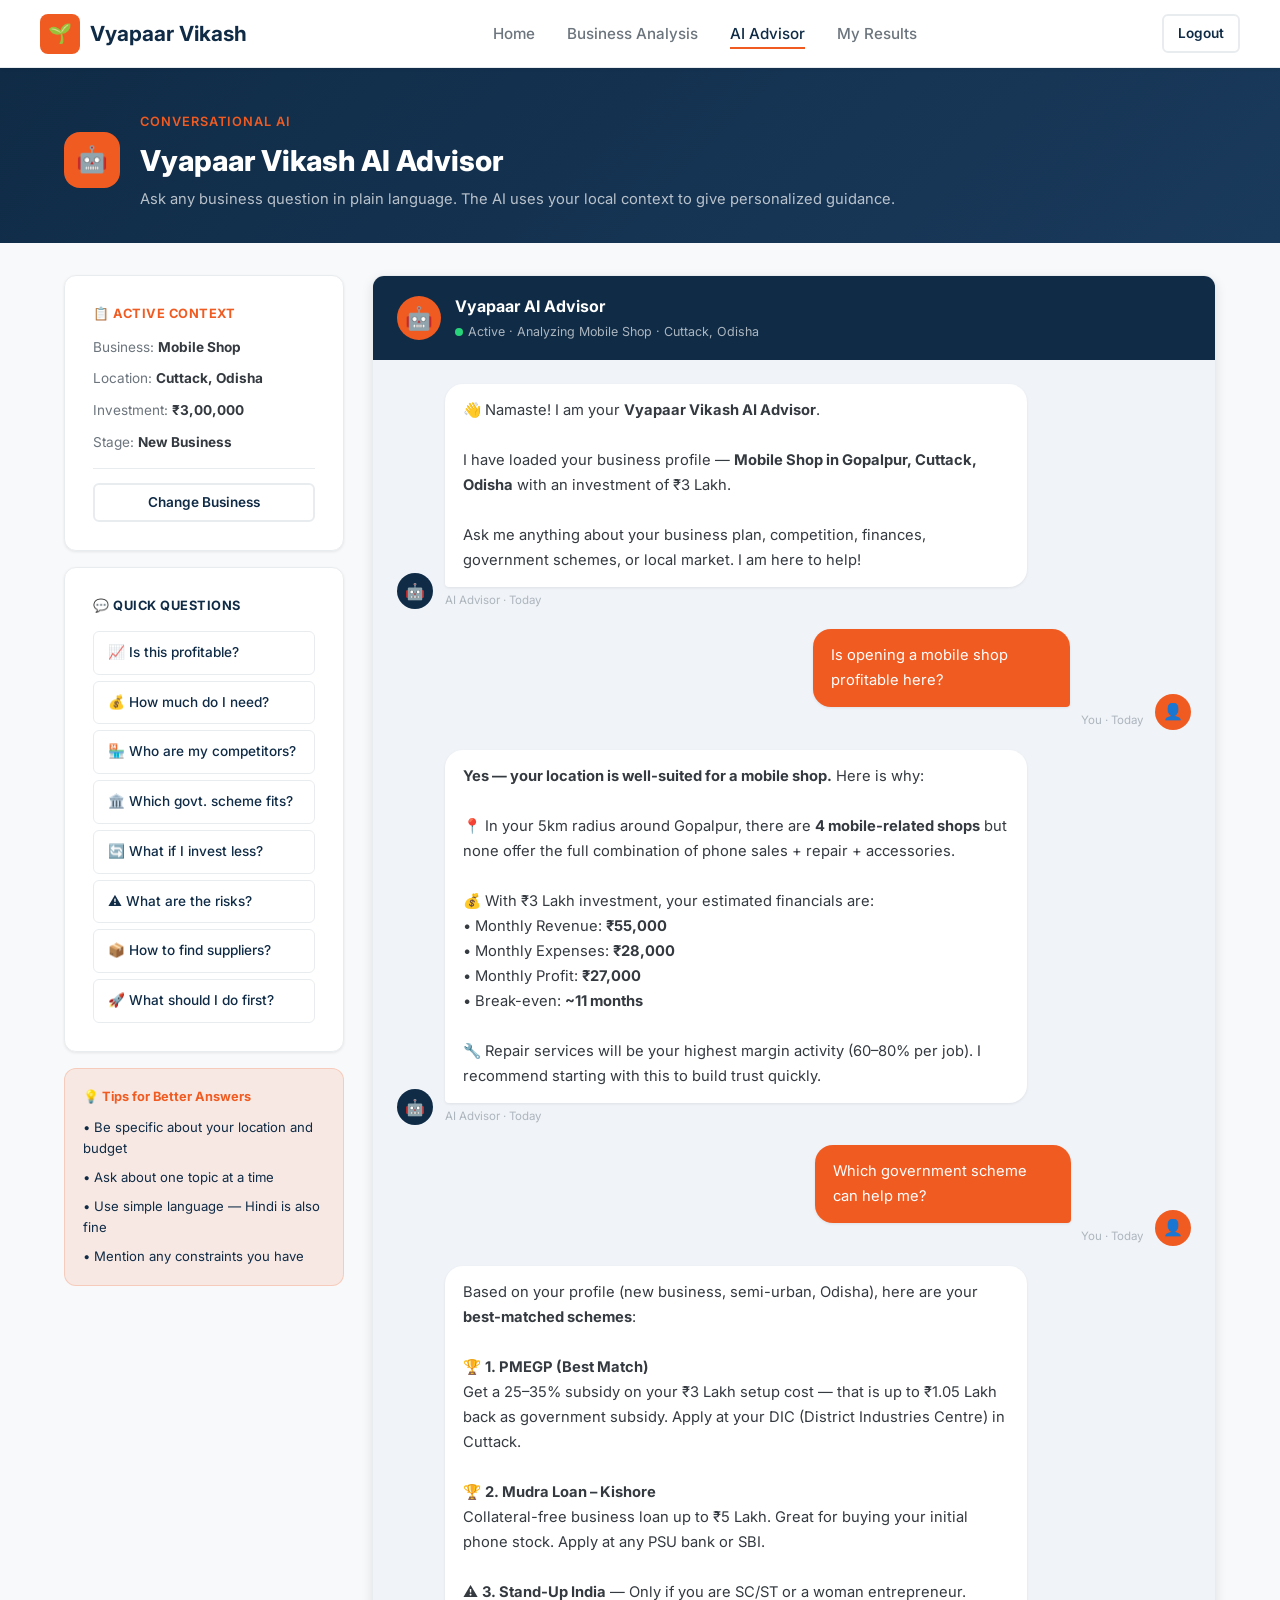
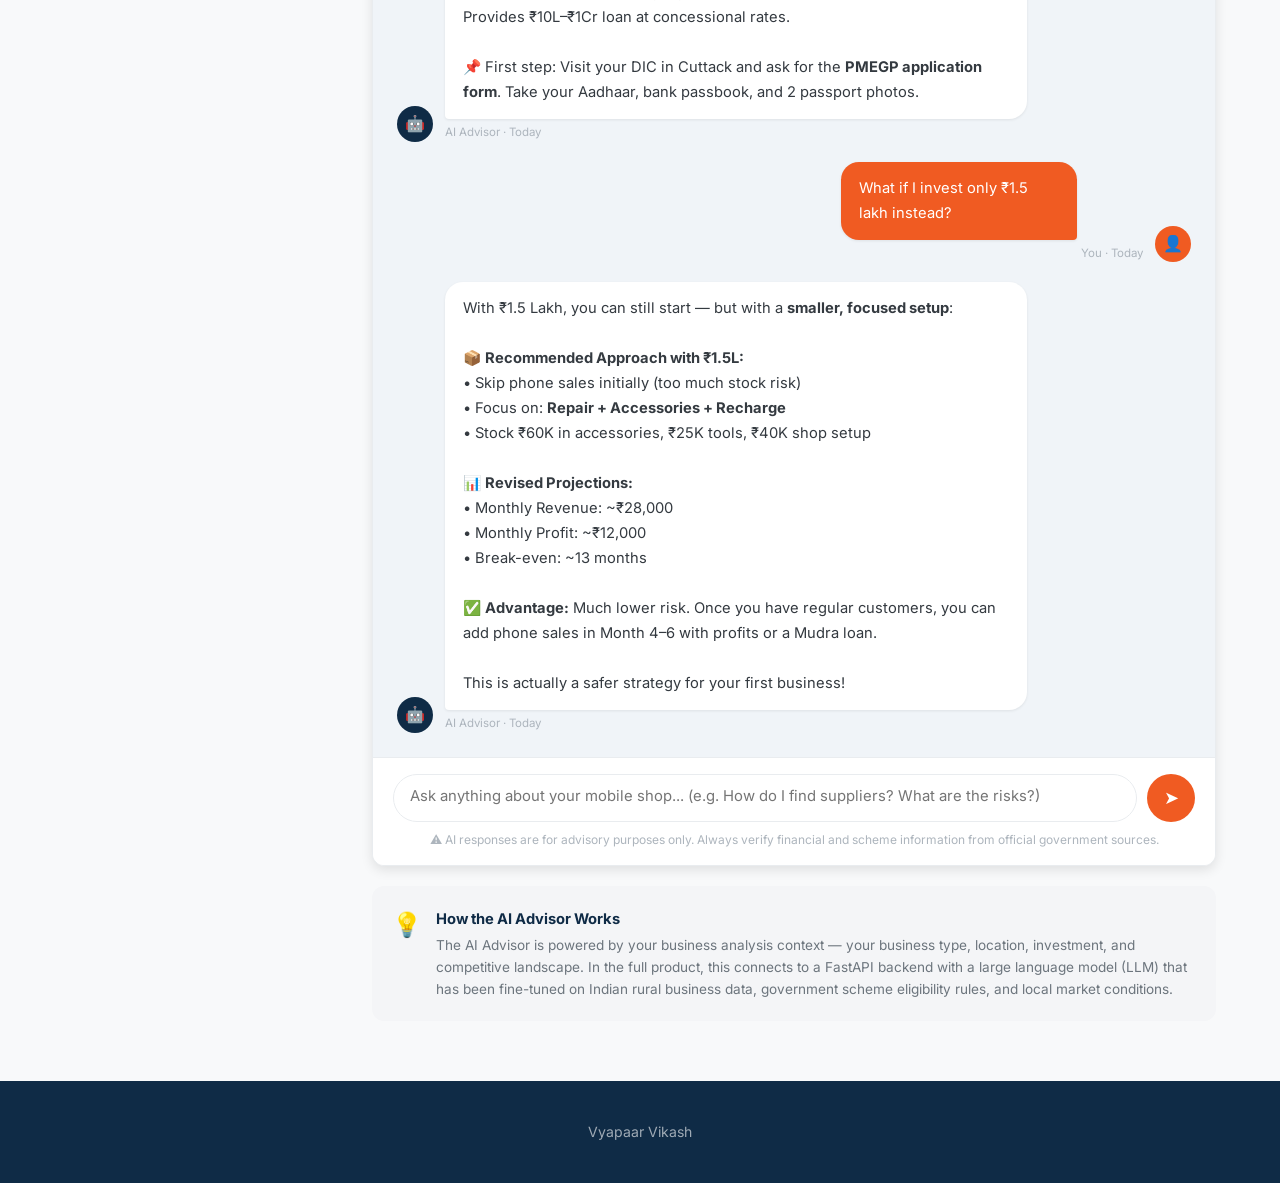
<file: frontend/pages/advisor.html>
<!DOCTYPE html>
<html lang="en">
<head>
  <meta charset="UTF-8">
  <meta name="viewport" content="width=device-width, initial-scale=1.0">
  <title>AI Advisor - Vyapaar Vikash</title>
  <link rel="stylesheet" href="../css/style.css">
  <style>
    .advisor-layout {
      display: grid;
      grid-template-columns: 280px 1fr;
      gap: 28px;
      padding: 32px 0 60px;
      align-items: start;
    }
    .advisor-sidebar {
      position: sticky;
      top: 88px;
    }
    .advisor-sidebar .card {
      margin-bottom: 16px;
    }
    .quick-q-list {
      display: flex;
      flex-direction: column;
      gap: 6px;
    }
    .quick-q-item {
      display: block;
      padding: 10px 14px;
      border: 1.5px solid var(--gray-200);
      border-radius: var(--radius-sm);
      font-size: 0.85rem;
      font-weight: 500;
      color: var(--navy);
      transition: var(--transition);
      cursor: pointer;
    }
    .quick-q-item:hover {
      border-color: var(--orange);
      color: var(--orange);
      background: var(--orange-light);
    }
    .chat-window {
      border: var(--border);
      border-radius: var(--radius-md);
      overflow: hidden;
      background: var(--white);
      box-shadow: var(--shadow-md);
      display: flex;
      flex-direction: column;
      min-height: 600px;
    }
    .chat-header {
      background: var(--navy);
      color: white;
      padding: 18px 24px;
      display: flex;
      align-items: center;
      gap: 14px;
    }
    .chat-header-avatar {
      width: 44px;
      height: 44px;
      background: var(--orange);
      border-radius: 50%;
      display: flex;
      align-items: center;
      justify-content: center;
      font-size: 1.4rem;
    }
    .chat-header-info h3 { font-size: 1rem; font-weight: 700; }
    .chat-header-info p { font-size: 0.78rem; color: rgba(255,255,255,0.65); margin-top: 2px; }
    .online-dot {
      width: 8px;
      height: 8px;
      background: #28d47a;
      border-radius: 50%;
      display: inline-block;
      margin-right: 5px;
    }
    .chat-messages {
      flex: 1;
      padding: 24px;
      display: flex;
      flex-direction: column;
      gap: 20px;
      background: #f0f4f8;
      min-height: 400px;
      overflow-y: auto;
    }
    .msg-row {
      display: flex;
      gap: 12px;
      align-items: flex-end;
    }
    .msg-row.user-row {
      flex-direction: row-reverse;
    }
    .msg-avatar {
      width: 36px;
      height: 36px;
      border-radius: 50%;
      background: var(--navy);
      display: flex;
      align-items: center;
      justify-content: center;
      font-size: 1rem;
      flex-shrink: 0;
    }
    .msg-avatar.user-av {
      background: var(--orange);
    }
    .msg-bubble {
      background: white;
      border-radius: 18px 18px 18px 4px;
      padding: 14px 18px;
      max-width: 78%;
      font-size: 0.92rem;
      color: var(--gray-800);
      line-height: 1.7;
      box-shadow: var(--shadow-sm);
    }
    .msg-bubble.user-bubble {
      background: var(--orange);
      color: white;
      border-radius: 18px 18px 4px 18px;
    }
    .msg-time {
      font-size: 0.72rem;
      color: var(--gray-400);
      margin-top: 4px;
      display: block;
    }
    .chat-input-area {
      padding: 16px 20px;
      background: white;
      border-top: var(--border);
    }
    .chat-input-form {
      display: flex;
      gap: 10px;
      align-items: flex-end;
    }
    .chat-input-field {
      flex: 1;
      padding: 12px 16px;
      border: 1.5px solid var(--gray-200);
      border-radius: 24px;
      font-size: 0.93rem;
      font-family: var(--font);
      resize: none;
      min-height: 48px;
      max-height: 120px;
      transition: var(--transition);
    }
    .chat-input-field:focus {
      outline: none;
      border-color: var(--orange);
    }
    .chat-send-btn {
      width: 48px;
      height: 48px;
      background: var(--orange);
      color: white;
      border: none;
      border-radius: 50%;
      display: flex;
      align-items: center;
      justify-content: center;
      font-size: 1.1rem;
      cursor: pointer;
      flex-shrink: 0;
      transition: var(--transition);
    }
    .chat-send-btn:hover {
      background: var(--orange-dark);
      transform: scale(1.05);
    }
    .disclaimer {
      font-size: 0.75rem;
      color: var(--gray-400);
      text-align: center;
      margin-top: 8px;
    }
    @media (max-width: 900px) {
      .advisor-layout { grid-template-columns: 1fr; }
      .advisor-sidebar { position: relative; top: auto; }
    }
  </style>
</head>
<body>

  <nav class="navbar">
    <div class="navbar-inner">
      <a href="../index.html" class="logo">
        <div class="logo-icon">🌱</div>
        Vyapaar Vikash
      </a>
      <ul class="nav-links">
        <li><a href="../index.html">Home</a></li>
        <li><a href="analyze.html">Business Analysis</a></li>
        <li><a href="advisor.html" class="active">AI Advisor</a></li>
        <li><a href="results.html">My Results</a></li>
      </ul>
      <a href="login.html" class="btn btn-outline btn-sm">Logout</a>
    </div>
  </nav>

  <!-- Page Header -->
  <header style="background: linear-gradient(135deg, var(--navy) 0%, var(--navy-light) 100%); color: white; padding: 40px 0 32px;">
    <div class="container">
      <div class="d-flex align-center gap-md">
        <div style="width:56px; height:56px; background:var(--orange); border-radius:16px; display:flex; align-items:center; justify-content:center; font-size:1.6rem; flex-shrink:0;">🤖</div>
        <div>
          <span style="color:var(--orange); font-size:0.8rem; font-weight:600; text-transform:uppercase; letter-spacing:1px;">Conversational AI</span>
          <h1 style="font-size:1.8rem; font-weight:800; margin-top:4px;">Vyapaar Vikash AI Advisor</h1>
          <p style="color:rgba(255,255,255,0.7); font-size:0.92rem; margin-top:4px;">Ask any business question in plain language. The AI uses your local context to give personalized guidance.</p>
        </div>
      </div>
    </div>
  </header>

  <div class="container">
    <div class="advisor-layout">

      <!-- Left Sidebar -->
      <aside class="advisor-sidebar">

        <!-- Business Context Card -->
        <div class="card">
          <div style="font-size:0.8rem; font-weight:700; text-transform:uppercase; letter-spacing:0.5px; color:var(--orange); margin-bottom:12px;">📋 Active Context</div>
          <div style="display:flex; flex-direction:column; gap:10px; font-size:0.85rem;">
            <div><span style="color:var(--gray-600);">Business:</span> <strong>Mobile Shop</strong></div>
            <div><span style="color:var(--gray-600);">Location:</span> <strong>Cuttack, Odisha</strong></div>
            <div><span style="color:var(--gray-600);">Investment:</span> <strong>₹3,00,000</strong></div>
            <div><span style="color:var(--gray-600);">Stage:</span> <strong>New Business</strong></div>
          </div>
          <div style="margin-top:14px; padding-top:14px; border-top:var(--border);">
            <a href="analyze.html" class="btn btn-outline btn-sm btn-full">Change Business</a>
          </div>
        </div>

        <!-- Quick Questions -->
        <div class="card">
          <div style="font-size:0.8rem; font-weight:700; text-transform:uppercase; letter-spacing:0.5px; color:var(--navy); margin-bottom:14px;">💬 Quick Questions</div>
          <div class="quick-q-list">
            <a href="?q=Is+opening+a+mobile+shop+profitable+here" class="quick-q-item">📈 Is this profitable?</a>
            <a href="?q=How+much+money+will+I+need" class="quick-q-item">💰 How much do I need?</a>
            <a href="?q=Who+are+my+competitors" class="quick-q-item">🏪 Who are my competitors?</a>
            <a href="?q=Which+government+scheme+can+help+me" class="quick-q-item">🏛️ Which govt. scheme fits?</a>
            <a href="?q=What+if+I+invest+Rs+2+lakh+instead" class="quick-q-item">🔄 What if I invest less?</a>
            <a href="?q=What+are+the+major+risks" class="quick-q-item">⚠️ What are the risks?</a>
            <a href="?q=How+to+find+mobile+phone+suppliers" class="quick-q-item">📦 How to find suppliers?</a>
            <a href="?q=What+should+I+do+next" class="quick-q-item">🚀 What should I do first?</a>
          </div>
        </div>

        <!-- Tips Card -->
        <div style="background:var(--orange-light); border:1px solid rgba(240,91,34,0.2); border-radius:var(--radius-md); padding:18px;">
          <div style="font-size:0.8rem; font-weight:700; color:var(--orange); margin-bottom:10px;">💡 Tips for Better Answers</div>
          <ul style="font-size:0.82rem; color:var(--navy); display:flex; flex-direction:column; gap:8px; list-style:none;">
            <li>• Be specific about your location and budget</li>
            <li>• Ask about one topic at a time</li>
            <li>• Use simple language — Hindi is also fine</li>
            <li>• Mention any constraints you have</li>
          </ul>
        </div>
      </aside>

      <!-- Main Chat Window -->
      <main>
        <div class="chat-window">
          <!-- Chat Header -->
          <div class="chat-header">
            <div class="chat-header-avatar">🤖</div>
            <div class="chat-header-info">
              <h3>Vyapaar AI Advisor</h3>
              <p><span class="online-dot"></span>Active · Analyzing Mobile Shop · Cuttack, Odisha</p>
            </div>
          </div>

          <!-- Messages -->
          <div class="chat-messages">

            <!-- AI Welcome -->
            <div class="msg-row">
              <div class="msg-avatar">🤖</div>
              <div>
                <div class="msg-bubble">
                  👋 Namaste! I am your <strong>Vyapaar Vikash AI Advisor</strong>.<br><br>
                  I have loaded your business profile — <strong>Mobile Shop in Gopalpur, Cuttack, Odisha</strong> with an investment of ₹3 Lakh.<br><br>
                  Ask me anything about your business plan, competition, finances, government schemes, or local market. I am here to help!
                </div>
                <span class="msg-time">AI Advisor · Today</span>
              </div>
            </div>

            <!-- User Q1 -->
            <div class="msg-row user-row">
              <div class="msg-avatar user-av">👤</div>
              <div>
                <div class="msg-bubble user-bubble">Is opening a mobile shop profitable here?</div>
                <span class="msg-time" style="text-align:right; display:block;">You · Today</span>
              </div>
            </div>

            <!-- AI A1 -->
            <div class="msg-row">
              <div class="msg-avatar">🤖</div>
              <div>
                <div class="msg-bubble">
                  <strong>Yes — your location is well-suited for a mobile shop.</strong> Here is why:<br><br>
                  📍 In your 5km radius around Gopalpur, there are <strong>4 mobile-related shops</strong> but none offer the full combination of phone sales + repair + accessories.<br><br>
                  💰 With ₹3 Lakh investment, your estimated financials are:<br>
                  • Monthly Revenue: <strong>₹55,000</strong><br>
                  • Monthly Expenses: <strong>₹28,000</strong><br>
                  • Monthly Profit: <strong>₹27,000</strong><br>
                  • Break-even: <strong>~11 months</strong><br><br>
                  🔧 Repair services will be your highest margin activity (60–80% per job). I recommend starting with this to build trust quickly.
                </div>
                <span class="msg-time">AI Advisor · Today</span>
              </div>
            </div>

            <!-- User Q2 -->
            <div class="msg-row user-row">
              <div class="msg-avatar user-av">👤</div>
              <div>
                <div class="msg-bubble user-bubble">Which government scheme can help me?</div>
                <span class="msg-time" style="text-align:right; display:block;">You · Today</span>
              </div>
            </div>

            <!-- AI A2 -->
            <div class="msg-row">
              <div class="msg-avatar">🤖</div>
              <div>
                <div class="msg-bubble">
                  Based on your profile (new business, semi-urban, Odisha), here are your <strong>best-matched schemes</strong>:<br><br>
                  🏆 <strong>1. PMEGP (Best Match)</strong><br>
                  Get a 25–35% subsidy on your ₹3 Lakh setup cost — that is up to ₹1.05 Lakh back as government subsidy. Apply at your DIC (District Industries Centre) in Cuttack.<br><br>
                  🏆 <strong>2. Mudra Loan – Kishore</strong><br>
                  Collateral-free business loan up to ₹5 Lakh. Great for buying your initial phone stock. Apply at any PSU bank or SBI.<br><br>
                  ⚠️ <strong>3. Stand-Up India</strong> — Only if you are SC/ST or a woman entrepreneur. Provides ₹10L–₹1Cr loan at concessional rates.<br><br>
                  📌 First step: Visit your DIC in Cuttack and ask for the <strong>PMEGP application form</strong>. Take your Aadhaar, bank passbook, and 2 passport photos.
                </div>
                <span class="msg-time">AI Advisor · Today</span>
              </div>
            </div>

            <!-- User Q3 -->
            <div class="msg-row user-row">
              <div class="msg-avatar user-av">👤</div>
              <div>
                <div class="msg-bubble user-bubble">What if I invest only ₹1.5 lakh instead?</div>
                <span class="msg-time" style="text-align:right; display:block;">You · Today</span>
              </div>
            </div>

            <!-- AI A3 -->
            <div class="msg-row">
              <div class="msg-avatar">🤖</div>
              <div>
                <div class="msg-bubble">
                  With ₹1.5 Lakh, you can still start — but with a <strong>smaller, focused setup</strong>:<br><br>
                  📦 <strong>Recommended Approach with ₹1.5L:</strong><br>
                  • Skip phone sales initially (too much stock risk)<br>
                  • Focus on: <strong>Repair + Accessories + Recharge</strong><br>
                  • Stock ₹60K in accessories, ₹25K tools, ₹40K shop setup<br><br>
                  📊 <strong>Revised Projections:</strong><br>
                  • Monthly Revenue: ~₹28,000<br>
                  • Monthly Profit: ~₹12,000<br>
                  • Break-even: ~13 months<br><br>
                  ✅ <strong>Advantage:</strong> Much lower risk. Once you have regular customers, you can add phone sales in Month 4–6 with profits or a Mudra loan.<br><br>
                  This is actually a safer strategy for your first business!
                </div>
                <span class="msg-time">AI Advisor · Today</span>
              </div>
            </div>

          </div>

          <!-- Input Area -->
          <div class="chat-input-area">
            <form action="advisor.html" method="GET" class="chat-input-form">
              <input type="hidden" name="context" value="mobile_shop_cuttack">
              <textarea name="q" class="chat-input-field" placeholder="Ask anything about your mobile shop... (e.g. How do I find suppliers? What are the risks?)" rows="1"></textarea>
              <button type="submit" class="chat-send-btn" title="Send">➤</button>
            </form>
            <p class="disclaimer">⚠️ AI responses are for advisory purposes only. Always verify financial and scheme information from official government sources.</p>
          </div>
        </div>

        <!-- Feature Note -->
        <div style="background:var(--gray-100); border-radius:var(--radius-md); padding:20px; margin-top:20px; display:flex; gap:14px; align-items:flex-start;">
          <div style="font-size:1.5rem; flex-shrink:0;">💡</div>
          <div>
            <strong style="color:var(--navy); font-size:0.92rem;">How the AI Advisor Works</strong>
            <p style="color:var(--gray-600); font-size:0.85rem; margin-top:4px;">The AI Advisor is powered by your business analysis context — your business type, location, investment, and competitive landscape. In the full product, this connects to a FastAPI backend with a large language model (LLM) that has been fine-tuned on Indian rural business data, government scheme eligibility rules, and local market conditions.</p>
          </div>
        </div>
      </main>

    </div>
  </div>

  <footer class="footer">
    <div class="container">
      <p>Vyapaar Vikash</p>
    </div>
  </footer>

</body>
</html>
</file>
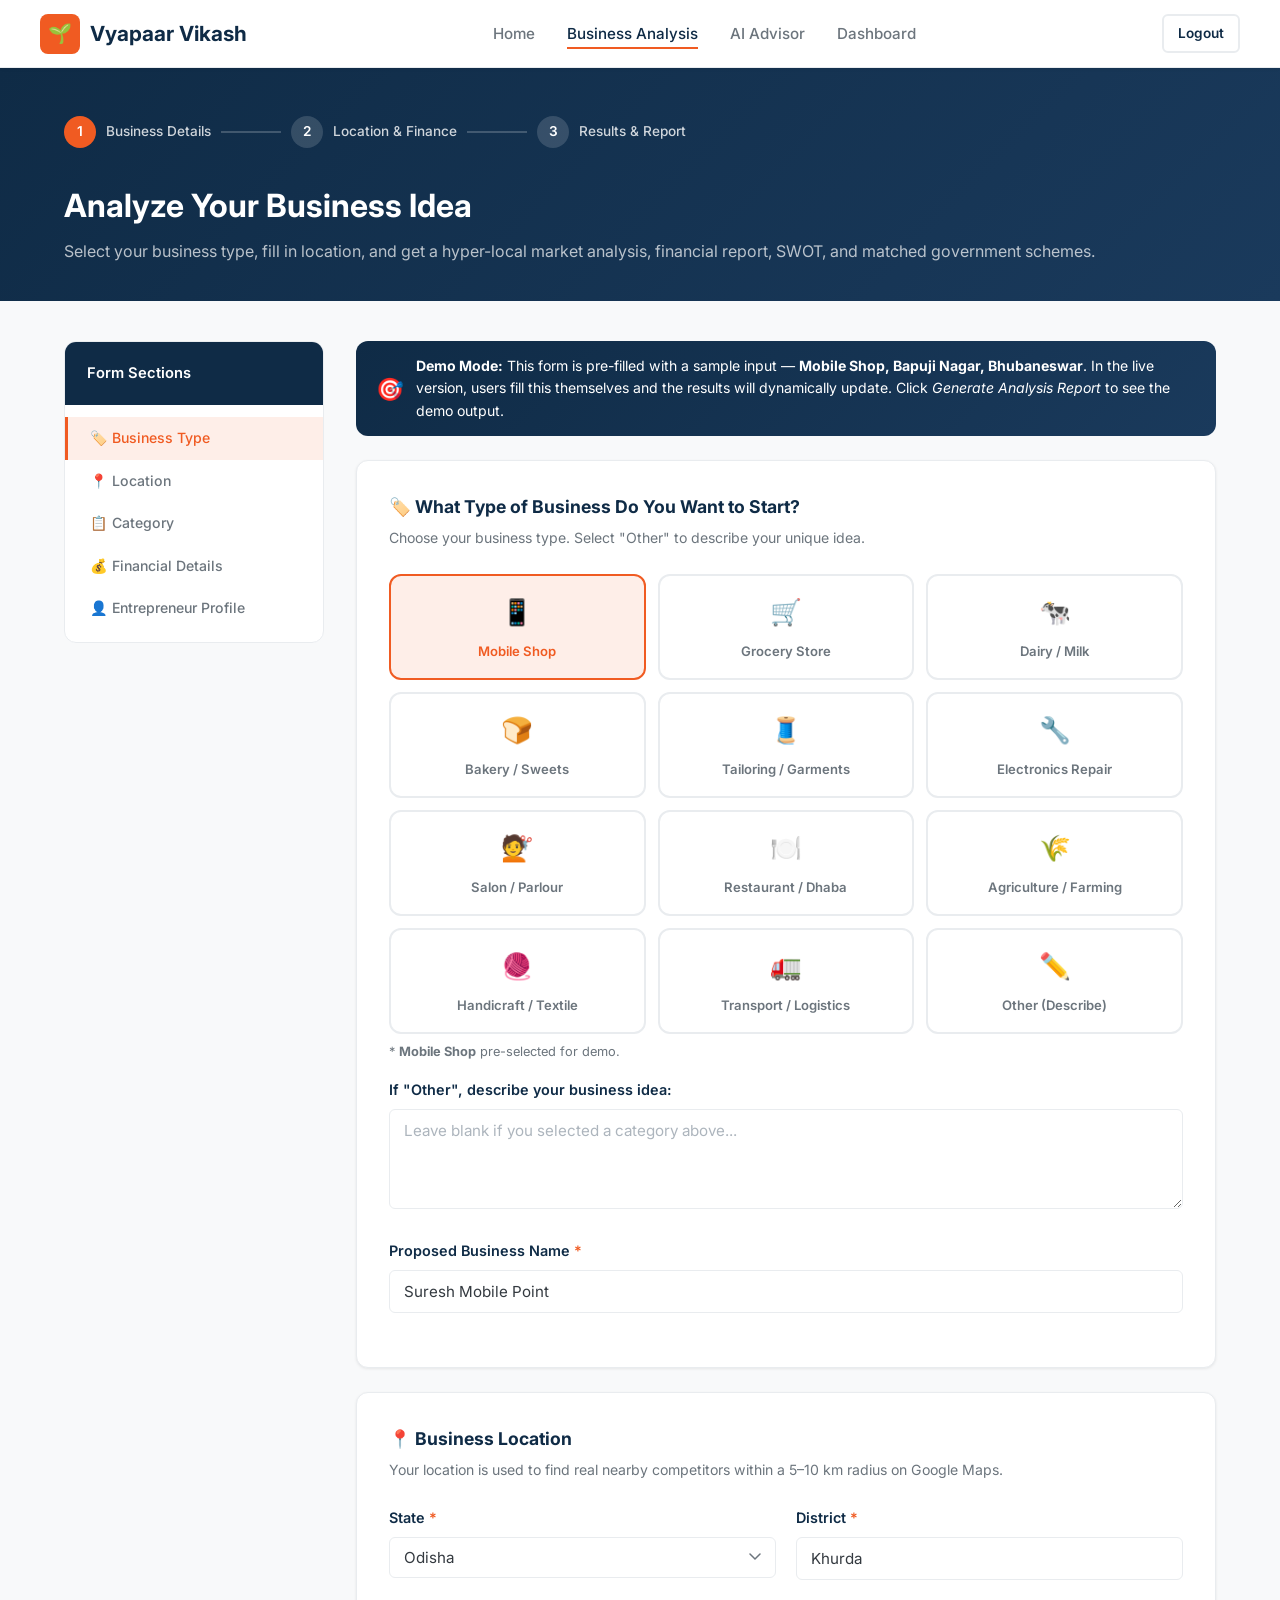
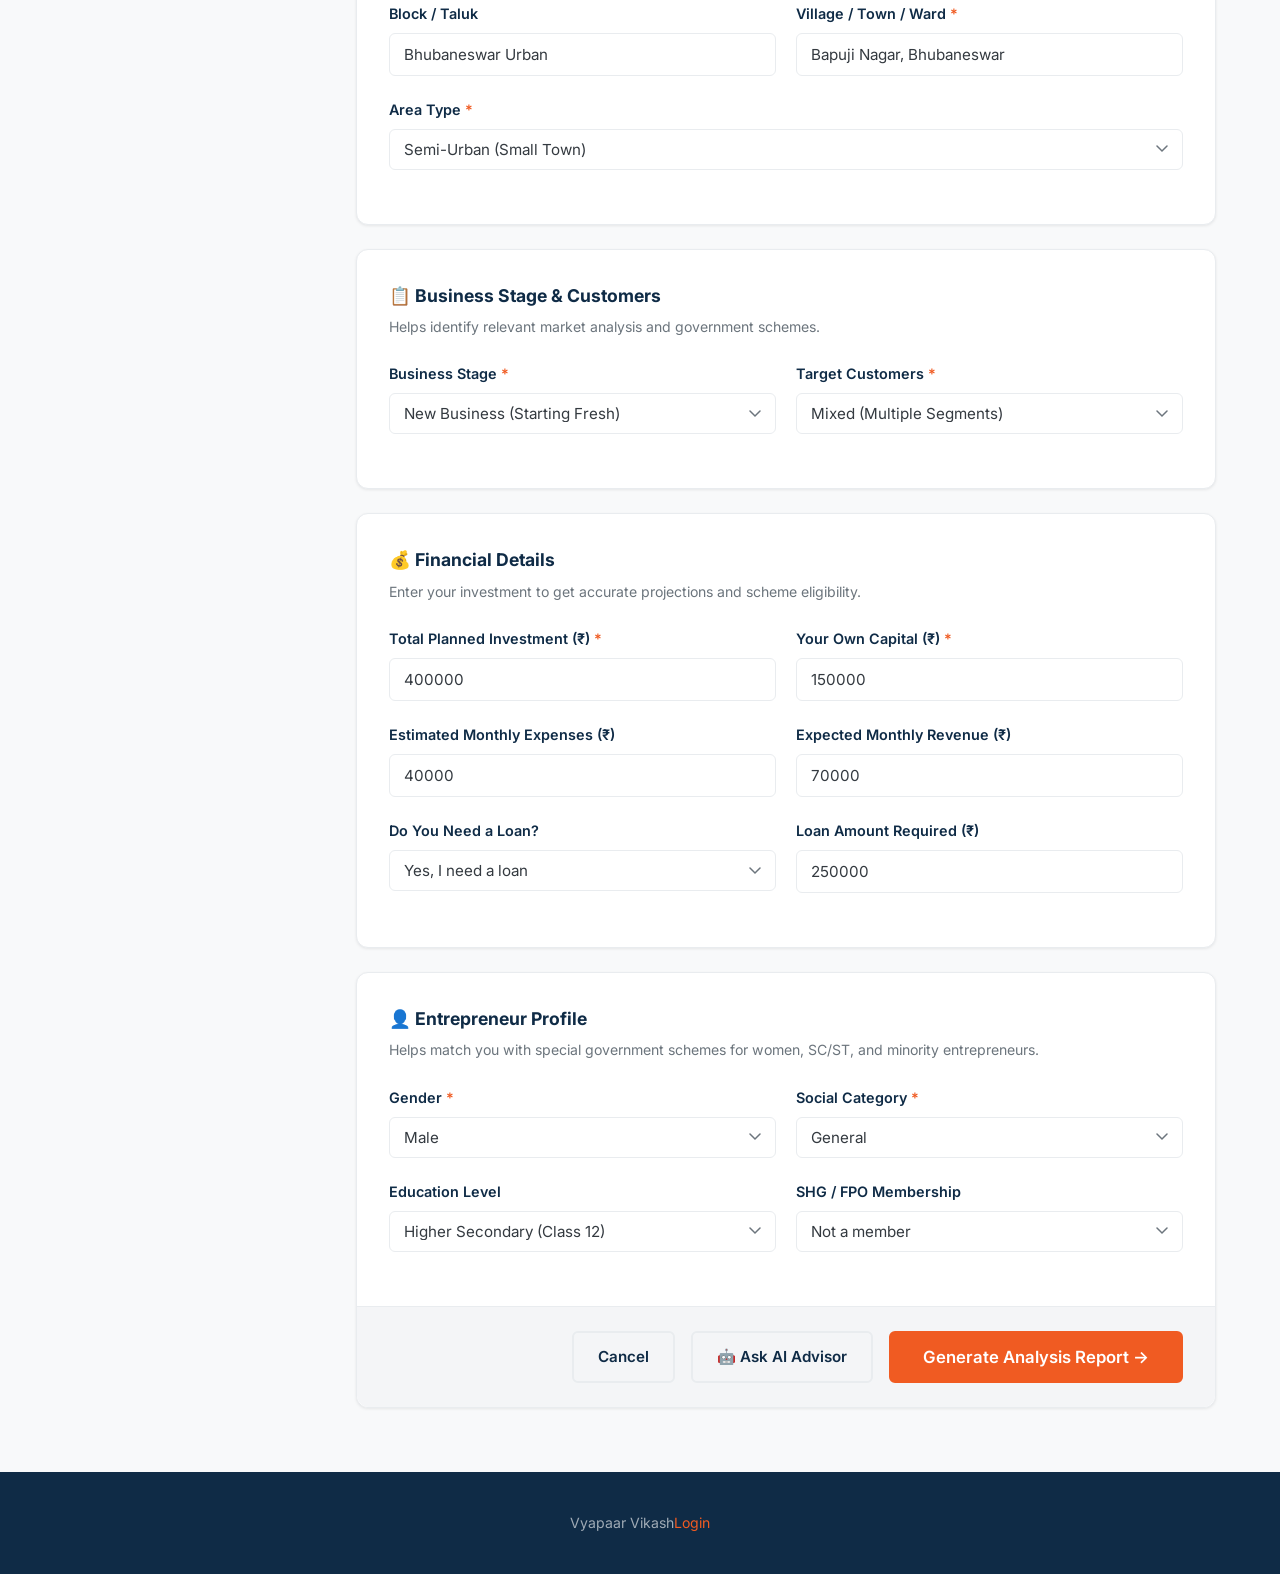
<file: frontend/pages/analyse.html>
<!DOCTYPE html>
<html lang="en">
<head>
  <meta charset="UTF-8">
  <meta name="viewport" content="width=device-width, initial-scale=1.0">
  <title>Business Analysis - Vyapaar Vikash</title>
  <link rel="stylesheet" href="../css/style.css">
  <style>
    .business-type-grid {
      display: grid;
      grid-template-columns: repeat(3, 1fr);
      gap: 12px;
      margin-bottom: 6px;
    }
    .business-type-option { position: relative; }
    .business-type-option input[type="radio"] { position: absolute; opacity: 0; width: 0; }
    .business-type-option label {
      display: flex;
      flex-direction: column;
      align-items: center;
      justify-content: center;
      gap: 8px;
      padding: 16px 10px;
      border: 2px solid var(--gray-200);
      border-radius: var(--radius-md);
      cursor: pointer;
      font-size: 0.82rem;
      font-weight: 600;
      color: var(--gray-600);
      transition: var(--transition);
      text-align: center;
      background: var(--white);
    }
    .business-type-option label .icon { font-size: 1.6rem; }
    .business-type-option input[type="radio"]:checked + label {
      border-color: var(--orange);
      background: var(--orange-light);
      color: var(--orange);
    }
    .business-type-option label:hover { border-color: var(--orange); color: var(--orange); }
    .demo-banner {
      background: linear-gradient(135deg, #0f2b46, #1a3a5c);
      color: white;
      padding: 14px 20px;
      border-radius: var(--radius-md);
      margin-bottom: 24px;
      display: flex;
      align-items: center;
      gap: 12px;
      font-size: 0.88rem;
    }
    @media (max-width: 600px) { .business-type-grid { grid-template-columns: repeat(2, 1fr); } }
  </style>
</head>
<body>
  <nav class="navbar">
    <div class="navbar-inner">
      <a href="../index.html" class="logo"><div class="logo-icon">🌱</div>Vyapaar Vikash</a>
      <ul class="nav-links">
        <li><a href="../index.html">Home</a></li>
        <li><a href="analyze.html" class="active">Business Analysis</a></li>
        <li><a href="advisor.html">AI Advisor</a></li>
        <li><a href="dashboard.html">Dashboard</a></li>
      </ul>
      <a href="login.html" class="btn btn-outline btn-sm">Logout</a>
    </div>
  </nav>

  <header class="page-analyze-header">
    <div class="container">
      <div class="step-indicator">
        <div class="step"><div class="step-num active">1</div><span class="step-name">Business Details</span></div>
        <div class="step-sep"></div>
        <div class="step"><div class="step-num">2</div><span class="step-name">Location & Finance</span></div>
        <div class="step-sep"></div>
        <div class="step"><div class="step-num">3</div><span class="step-name">Results & Report</span></div>
      </div>
      <h1>Analyze Your Business Idea</h1>
      <p>Select your business type, fill in location, and get a hyper-local market analysis, financial report, SWOT, and matched government schemes.</p>
    </div>
  </header>

  <div class="container">
    <div class="analyze-layout">
      <aside class="form-sidebar">
        <div class="form-sidebar-header">Form Sections</div>
        <nav class="form-sidebar-links">
          <a href="#section-type" class="active">🏷️ Business Type</a>
          <a href="#section-location">📍 Location</a>
          <a href="#section-category">📋 Category</a>
          <a href="#section-finance">💰 Financial Details</a>
          <a href="#section-entrepreneur">👤 Entrepreneur Profile</a>
        </nav>
      </aside>

      <main>
        <!-- Demo Banner -->
        <div class="demo-banner">
          <span style="font-size:1.4rem;flex-shrink:0;">🎯</span>
          <div>
            <strong>Demo Mode:</strong> This form is pre-filled with a sample input — <strong>Mobile Shop, Bapuji Nagar, Bhubaneswar</strong>. In the live version, users fill this themselves and the results will dynamically update. Click <em>Generate Analysis Report</em> to see the demo output.
          </div>
        </div>

        <form action="results-overview.html" method="GET" id="analyze-form">

          <!-- SECTION 1: Business Type -->
          <div class="form-main" id="section-type" style="margin-bottom:24px;">
            <div class="form-section">
              <h2 class="form-section-title">🏷️ What Type of Business Do You Want to Start?</h2>
              <p class="form-section-sub">Choose your business type. Select "Other" to describe your unique idea.</p>

              <div class="business-type-grid">
                <div class="business-type-option">
                  <input type="radio" id="type_mobile" name="business_type" value="mobile_shop" checked>
                  <label for="type_mobile"><span class="icon">📱</span>Mobile Shop</label>
                </div>
                <div class="business-type-option">
                  <input type="radio" id="type_grocery" name="business_type" value="grocery">
                  <label for="type_grocery"><span class="icon">🛒</span>Grocery Store</label>
                </div>
                <div class="business-type-option">
                  <input type="radio" id="type_dairy" name="business_type" value="dairy">
                  <label for="type_dairy"><span class="icon">🐄</span>Dairy / Milk</label>
                </div>
                <div class="business-type-option">
                  <input type="radio" id="type_bakery" name="business_type" value="bakery">
                  <label for="type_bakery"><span class="icon">🍞</span>Bakery / Sweets</label>
                </div>
                <div class="business-type-option">
                  <input type="radio" id="type_tailoring" name="business_type" value="tailoring">
                  <label for="type_tailoring"><span class="icon">🧵</span>Tailoring / Garments</label>
                </div>
                <div class="business-type-option">
                  <input type="radio" id="type_electronics" name="business_type" value="electronics_repair">
                  <label for="type_electronics"><span class="icon">🔧</span>Electronics Repair</label>
                </div>
                <div class="business-type-option">
                  <input type="radio" id="type_salon" name="business_type" value="salon">
                  <label for="type_salon"><span class="icon">💇</span>Salon / Parlour</label>
                </div>
                <div class="business-type-option">
                  <input type="radio" id="type_restaurant" name="business_type" value="restaurant">
                  <label for="type_restaurant"><span class="icon">🍽️</span>Restaurant / Dhaba</label>
                </div>
                <div class="business-type-option">
                  <input type="radio" id="type_agri" name="business_type" value="agriculture">
                  <label for="type_agri"><span class="icon">🌾</span>Agriculture / Farming</label>
                </div>
                <div class="business-type-option">
                  <input type="radio" id="type_handicraft" name="business_type" value="handicraft">
                  <label for="type_handicraft"><span class="icon">🧶</span>Handicraft / Textile</label>
                </div>
                <div class="business-type-option">
                  <input type="radio" id="type_transport" name="business_type" value="transport">
                  <label for="type_transport"><span class="icon">🚛</span>Transport / Logistics</label>
                </div>
                <div class="business-type-option">
                  <input type="radio" id="type_other" name="business_type" value="other">
                  <label for="type_other"><span class="icon">✏️</span>Other (Describe)</label>
                </div>
              </div>
              <p class="form-hint" style="margin-top:8px;">* <strong>Mobile Shop</strong> pre-selected for demo.</p>

              <div class="form-group mt-2" style="margin-top:16px;">
                <label class="form-label" for="business_other_desc">If "Other", describe your business idea:</label>
                <textarea id="business_other_desc" name="business_other_desc" class="form-control" placeholder="Leave blank if you selected a category above..."></textarea>
              </div>

              <div class="form-group mt-2" style="margin-top:16px;">
                <label class="form-label" for="business_name">Proposed Business Name <span class="required">*</span></label>
                <input type="text" id="business_name" name="business_name" class="form-control" value="Suresh Mobile Point" required>
              </div>
            </div>
          </div>

          <!-- SECTION 2: Location — Pre-filled for demo -->
          <div class="form-main" id="section-location" style="margin-bottom:24px;">
            <div class="form-section">
              <h2 class="form-section-title">📍 Business Location</h2>
              <p class="form-section-sub">Your location is used to find real nearby competitors within a 5–10 km radius on Google Maps.</p>

              <div class="form-row">
                <div class="form-group">
                  <label class="form-label" for="state">State <span class="required">*</span></label>
                  <select id="state" name="state" class="form-control" required>
                    <option value="" disabled>-- Select State --</option>
                    <option value="AP">Andhra Pradesh</option>
                    <option value="AR">Arunachal Pradesh</option>
                    <option value="AS">Assam</option>
                    <option value="BR">Bihar</option>
                    <option value="CG">Chhattisgarh</option>
                    <option value="GA">Goa</option>
                    <option value="GJ">Gujarat</option>
                    <option value="HR">Haryana</option>
                    <option value="HP">Himachal Pradesh</option>
                    <option value="JH">Jharkhand</option>
                    <option value="KA">Karnataka</option>
                    <option value="KL">Kerala</option>
                    <option value="MP">Madhya Pradesh</option>
                    <option value="MH">Maharashtra</option>
                    <option value="MN">Manipur</option>
                    <option value="ML">Meghalaya</option>
                    <option value="MZ">Mizoram</option>
                    <option value="NL">Nagaland</option>
                    <option value="OD" selected>Odisha</option>
                    <option value="PB">Punjab</option>
                    <option value="RJ">Rajasthan</option>
                    <option value="SK">Sikkim</option>
                    <option value="TN">Tamil Nadu</option>
                    <option value="TS">Telangana</option>
                    <option value="TR">Tripura</option>
                    <option value="UP">Uttar Pradesh</option>
                    <option value="UK">Uttarakhand</option>
                    <option value="WB">West Bengal</option>
                  </select>
                </div>
                <div class="form-group">
                  <label class="form-label" for="district">District <span class="required">*</span></label>
                  <input type="text" id="district" name="district" class="form-control" value="Khurda" required>
                </div>
              </div>

              <div class="form-row">
                <div class="form-group">
                  <label class="form-label" for="block">Block / Taluk</label>
                  <input type="text" id="block" name="block" class="form-control" value="Bhubaneswar Urban">
                </div>
                <div class="form-group">
                  <label class="form-label" for="village">Village / Town / Ward <span class="required">*</span></label>
                  <input type="text" id="village" name="village" class="form-control" value="Bapuji Nagar, Bhubaneswar" required>
                </div>
              </div>

              <div class="form-group">
                <label class="form-label" for="area_type">Area Type <span class="required">*</span></label>
                <select id="area_type" name="area_type" class="form-control" required>
                  <option value="" disabled>-- Select Area Type --</option>
                  <option value="rural">Rural (Village)</option>
                  <option value="semi_urban" selected>Semi-Urban (Small Town)</option>
                  <option value="urban_outskirts">Urban Outskirts</option>
                </select>
              </div>
            </div>
          </div>

          <!-- SECTION 3: Business Stage -->
          <div class="form-main" id="section-category" style="margin-bottom:24px;">
            <div class="form-section">
              <h2 class="form-section-title">📋 Business Stage & Customers</h2>
              <p class="form-section-sub">Helps identify relevant market analysis and government schemes.</p>

              <div class="form-row">
                <div class="form-group">
                  <label class="form-label" for="business_stage">Business Stage <span class="required">*</span></label>
                  <select id="business_stage" name="business_stage" class="form-control" required>
                    <option value="" disabled>-- Select Stage --</option>
                    <option value="new" selected>New Business (Starting Fresh)</option>
                    <option value="existing">Existing Business (Expanding)</option>
                    <option value="idea">Idea Stage (Early Planning)</option>
                  </select>
                </div>
                <div class="form-group">
                  <label class="form-label" for="target_customers">Target Customers <span class="required">*</span></label>
                  <select id="target_customers" name="target_customers" class="form-control" required>
                    <option value="" disabled>-- Select --</option>
                    <option value="households">Local Households</option>
                    <option value="retailers">Retail Shops / Businesses</option>
                    <option value="students">Students / Youth</option>
                    <option value="institutions">Institutions (Schools, Offices)</option>
                    <option value="mixed" selected>Mixed (Multiple Segments)</option>
                  </select>
                </div>
              </div>
            </div>
          </div>

          <!-- SECTION 4: Financial -->
          <div class="form-main" id="section-finance" style="margin-bottom:24px;">
            <div class="form-section">
              <h2 class="form-section-title">💰 Financial Details</h2>
              <p class="form-section-sub">Enter your investment to get accurate projections and scheme eligibility.</p>

              <div class="form-row">
                <div class="form-group">
                  <label class="form-label" for="total_investment">Total Planned Investment (₹) <span class="required">*</span></label>
                  <input type="number" id="total_investment" name="total_investment" class="form-control" value="400000" required>
                </div>
                <div class="form-group">
                  <label class="form-label" for="own_capital">Your Own Capital (₹) <span class="required">*</span></label>
                  <input type="number" id="own_capital" name="own_capital" class="form-control" value="150000" required>
                </div>
              </div>

              <div class="form-row">
                <div class="form-group">
                  <label class="form-label" for="monthly_expenses">Estimated Monthly Expenses (₹)</label>
                  <input type="number" id="monthly_expenses" name="monthly_expenses" class="form-control" value="40000">
                </div>
                <div class="form-group">
                  <label class="form-label" for="expected_revenue">Expected Monthly Revenue (₹)</label>
                  <input type="number" id="expected_revenue" name="expected_revenue" class="form-control" value="70000">
                </div>
              </div>

              <div class="form-row">
                <div class="form-group">
                  <label class="form-label" for="loan_required">Do You Need a Loan?</label>
                  <select id="loan_required" name="loan_required" class="form-control">
                    <option value="no">No, I have sufficient capital</option>
                    <option value="yes" selected>Yes, I need a loan</option>
                    <option value="maybe">Not sure yet</option>
                  </select>
                </div>
                <div class="form-group">
                  <label class="form-label" for="loan_amount">Loan Amount Required (₹)</label>
                  <input type="number" id="loan_amount" name="loan_amount" class="form-control" value="250000">
                </div>
              </div>
            </div>
          </div>

          <!-- SECTION 5: Entrepreneur Profile -->
          <div class="form-main" id="section-entrepreneur" style="margin-bottom:24px;">
            <div class="form-section">
              <h2 class="form-section-title">👤 Entrepreneur Profile</h2>
              <p class="form-section-sub">Helps match you with special government schemes for women, SC/ST, and minority entrepreneurs.</p>

              <div class="form-row">
                <div class="form-group">
                  <label class="form-label" for="gender">Gender <span class="required">*</span></label>
                  <select id="gender" name="gender" class="form-control" required>
                    <option value="" disabled>-- Select --</option>
                    <option value="male" selected>Male</option>
                    <option value="female">Female</option>
                    <option value="other">Other / Prefer not to say</option>
                  </select>
                </div>
                <div class="form-group">
                  <label class="form-label" for="category">Social Category <span class="required">*</span></label>
                  <select id="category" name="category" class="form-control" required>
                    <option value="" disabled>-- Select Category --</option>
                    <option value="general" selected>General</option>
                    <option value="obc">OBC</option>
                    <option value="sc">SC</option>
                    <option value="st">ST</option>
                    <option value="minority">Minority</option>
                  </select>
                </div>
              </div>

              <div class="form-row">
                <div class="form-group">
                  <label class="form-label" for="education">Education Level</label>
                  <select id="education" name="education" class="form-control">
                    <option value="" disabled>-- Select --</option>
                    <option value="no_formal">No Formal Education</option>
                    <option value="primary">Primary School</option>
                    <option value="secondary">Secondary (Class 10)</option>
                    <option value="higher_secondary" selected>Higher Secondary (Class 12)</option>
                    <option value="graduate">Graduate</option>
                  </select>
                </div>
                <div class="form-group">
                  <label class="form-label" for="is_shg">SHG / FPO Membership</label>
                  <select id="is_shg" name="is_shg" class="form-control">
                    <option value="no" selected>Not a member</option>
                    <option value="shg">Yes – Self Help Group (SHG)</option>
                    <option value="fpo">Yes – Farmer Producer Organization (FPO)</option>
                  </select>
                </div>
              </div>
            </div>

            <div class="form-actions">
              <a href="../index.html" class="btn btn-outline">Cancel</a>
              <a href="advisor.html" class="btn btn-outline">🤖 Ask AI Advisor</a>
              <button type="submit" class="btn btn-primary btn-lg">Generate Analysis Report →</button>
            </div>
          </div>

        </form>
      </main>
    </div>
  </div>

  <footer class="footer">
    <div class="container">
      <p>Vyapaar Vikash<a href="login.html">Login</a></p>
    </div>
  </footer>
</body>
</html>
</file>
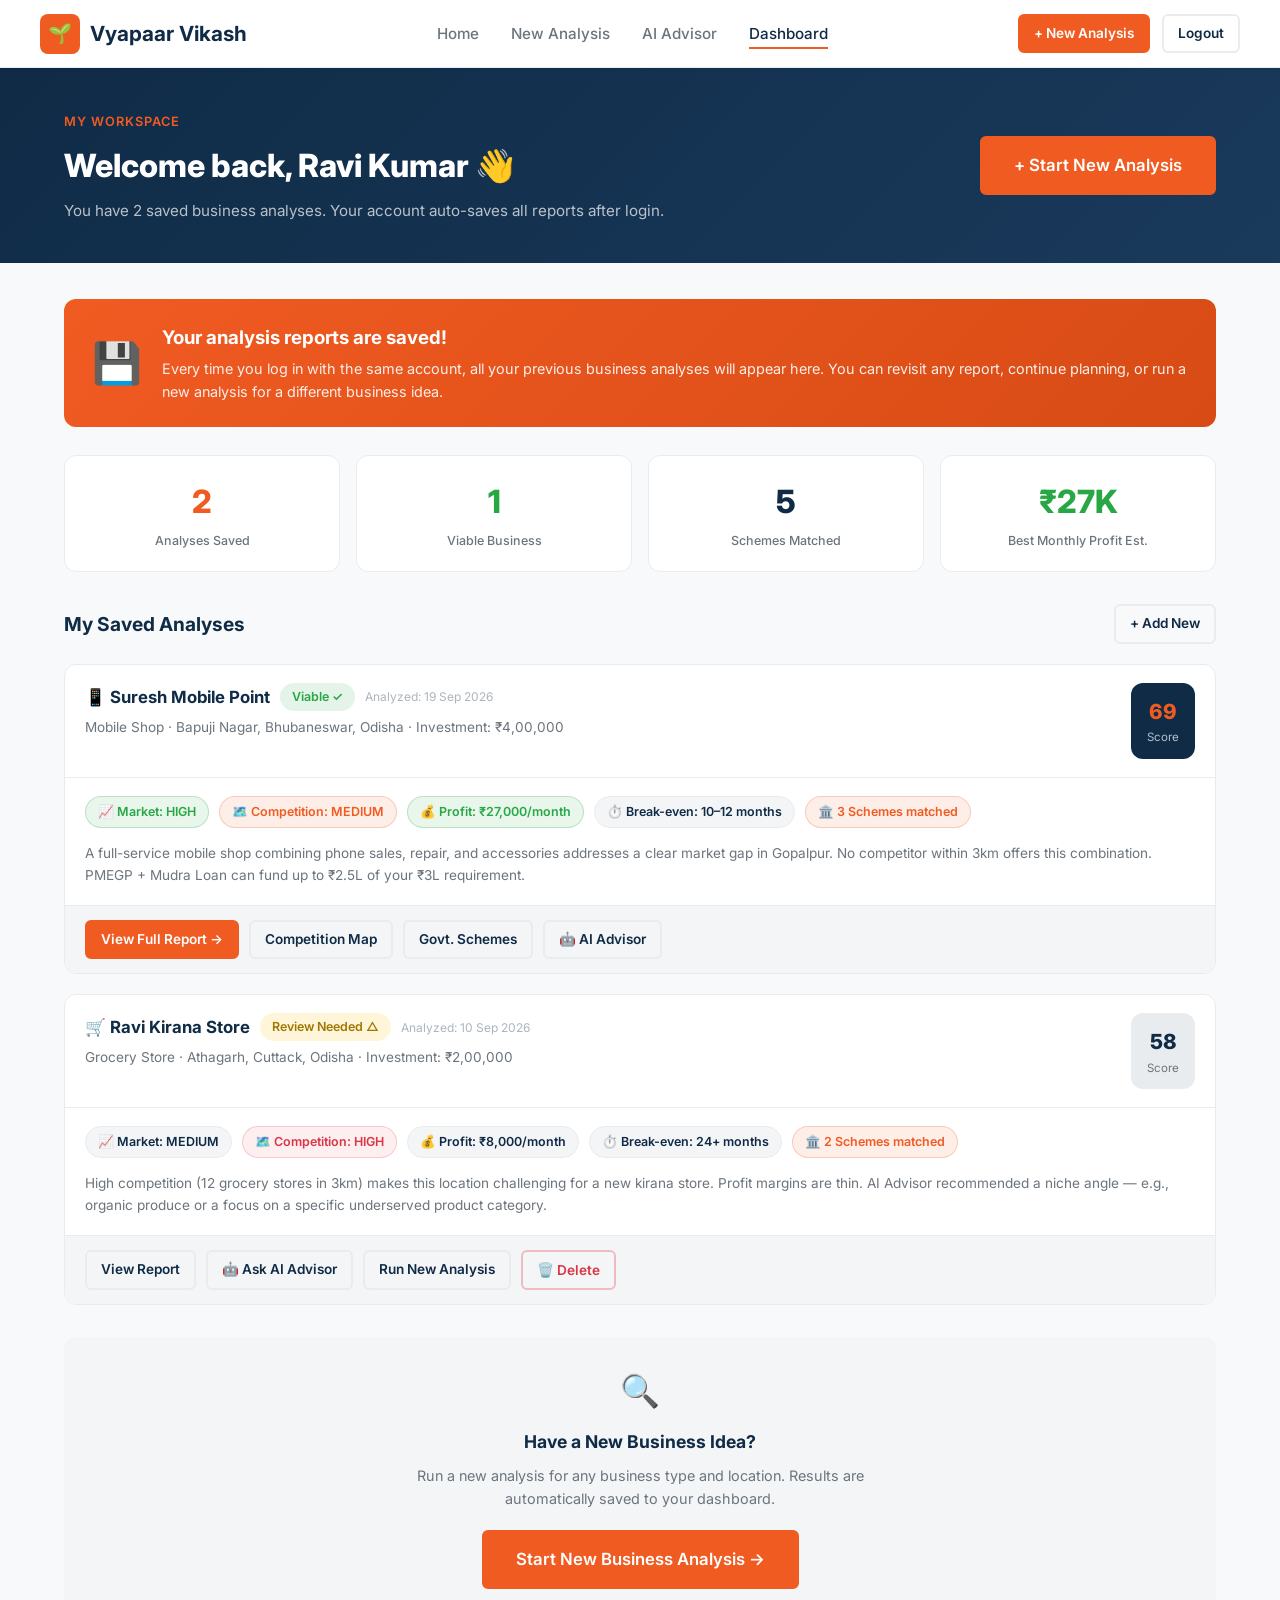
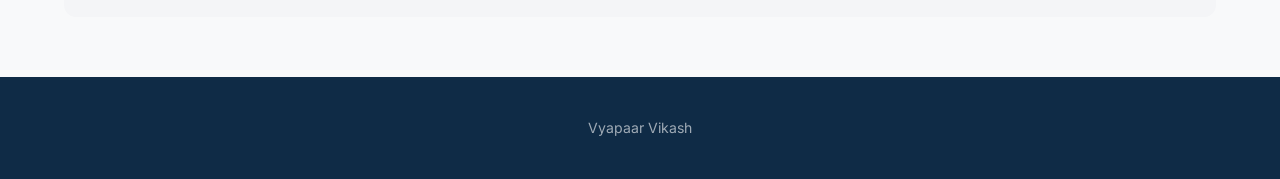
<file: frontend/pages/dashboard.html>
<!DOCTYPE html>
<html lang="en">
<head>
  <meta charset="UTF-8"><meta name="viewport" content="width=device-width, initial-scale=1.0">
  <title>My Dashboard - Vyapaar Vikash</title>
  <link rel="stylesheet" href="../css/style.css">
  <style>
    .dash-header{background:linear-gradient(135deg,var(--navy) 0%,var(--navy-light) 100%);color:white;padding:40px 0;}
    .saved-card{background:var(--white);border:var(--border);border-radius:var(--radius-md);padding:0;overflow:hidden;transition:var(--transition);}
    .saved-card:hover{box-shadow:var(--shadow-lg);transform:translateY(-3px);}
    .saved-card-header{padding:18px 20px;border-bottom:var(--border);display:flex;justify-content:space-between;align-items:flex-start;}
    .saved-card-body{padding:18px 20px;}
    .saved-card-footer{padding:14px 20px;background:var(--gray-100);border-top:var(--border);display:flex;gap:10px;flex-wrap:wrap;}
    .stat-pill{display:inline-flex;align-items:center;gap:6px;background:var(--gray-100);border:var(--border);border-radius:50px;padding:5px 12px;font-size:0.78rem;font-weight:600;color:var(--navy);}
    .stat-pill.green{background:rgba(40,167,69,0.1);border-color:rgba(40,167,69,0.25);color:var(--green);}
    .stat-pill.orange{background:var(--orange-light);border-color:rgba(240,91,34,0.25);color:var(--orange);}
    .welcome-banner{background:linear-gradient(135deg,var(--orange) 0%,#d84b15 100%);color:white;border-radius:var(--radius-md);padding:24px 28px;margin-bottom:28px;display:flex;gap:20px;align-items:center;}
    .dashboard-stats{display:grid;grid-template-columns:repeat(4,1fr);gap:16px;margin-bottom:32px;}
    .dash-stat{background:var(--white);border:var(--border);border-radius:var(--radius-md);padding:20px;text-align:center;}
    .dash-stat-num{font-size:2rem;font-weight:800;color:var(--navy);}
    .dash-stat-label{font-size:0.78rem;color:var(--gray-600);margin-top:4px;font-weight:500;}
    @media (max-width:768px){.dashboard-stats{grid-template-columns:1fr 1fr;}}
  </style>
</head>
<body>
  <nav class="navbar">
    <div class="navbar-inner">
      <a href="../index.html" class="logo"><div class="logo-icon">🌱</div>Vyapaar Vikash</a>
      <ul class="nav-links">
        <li><a href="../index.html">Home</a></li>
        <li><a href="analyze.html">New Analysis</a></li>
        <li><a href="advisor.html">AI Advisor</a></li>
        <li><a href="dashboard.html" class="active">Dashboard</a></li>
      </ul>
      <div class="d-flex gap-sm">
        <a href="analyze.html" class="btn btn-primary btn-sm">+ New Analysis</a>
        <a href="login.html" class="btn btn-outline btn-sm">Logout</a>
      </div>
    </div>
  </nav>

  <!-- Dashboard Header -->
  <header class="dash-header">
    <div class="container">
      <div class="d-flex justify-between align-center" style="flex-wrap:wrap;gap:16px;">
        <div>
          <span style="color:var(--orange);font-size:0.8rem;font-weight:600;text-transform:uppercase;letter-spacing:1px;">My Workspace</span>
          <h1 style="font-size:2rem;font-weight:800;margin-top:6px;">Welcome back, Ravi Kumar 👋</h1>
          <p style="color:rgba(255,255,255,0.7);margin-top:8px;font-size:0.95rem;">You have 2 saved business analyses. Your account auto-saves all reports after login.</p>
        </div>
        <a href="analyze.html" class="btn btn-primary btn-lg">+ Start New Analysis</a>
      </div>
    </div>
  </header>

  <div class="container" style="padding:36px 24px 60px;">

    <!-- Welcome Banner (shown on first login after analysis) -->
    <div class="welcome-banner">
      <div style="font-size:2.5rem;flex-shrink:0;">💾</div>
      <div>
        <h3 style="font-weight:700;margin-bottom:4px;">Your analysis reports are saved!</h3>
        <p style="font-size:0.9rem;opacity:0.9;line-height:1.6;">Every time you log in with the same account, all your previous business analyses will appear here. You can revisit any report, continue planning, or run a new analysis for a different business idea.</p>
      </div>
    </div>

    <!-- Quick Stats -->
    <div class="dashboard-stats">
      <div class="dash-stat">
        <div class="dash-stat-num" style="color:var(--orange);">2</div>
        <div class="dash-stat-label">Analyses Saved</div>
      </div>
      <div class="dash-stat">
        <div class="dash-stat-num" style="color:var(--green);">1</div>
        <div class="dash-stat-label">Viable Business</div>
      </div>
      <div class="dash-stat">
        <div class="dash-stat-num">5</div>
        <div class="dash-stat-label">Schemes Matched</div>
      </div>
      <div class="dash-stat">
        <div class="dash-stat-num" style="color:var(--green);">₹27K</div>
        <div class="dash-stat-label">Best Monthly Profit Est.</div>
      </div>
    </div>

    <!-- Saved Analyses -->
    <div style="display:flex;justify-content:space-between;align-items:center;margin-bottom:20px;flex-wrap:wrap;gap:12px;">
      <h2 style="font-size:1.2rem;font-weight:700;color:var(--navy);">My Saved Analyses</h2>
      <a href="analyze.html" class="btn btn-outline btn-sm">+ Add New</a>
    </div>

    <div style="display:flex;flex-direction:column;gap:20px;">

      <!-- Saved Analysis 1: Mobile Shop (Most Recent) -->
      <div class="saved-card">
        <div class="saved-card-header">
          <div>
            <div style="display:flex;align-items:center;gap:10px;flex-wrap:wrap;margin-bottom:6px;">
              <h3 style="font-size:1.05rem;font-weight:700;color:var(--navy);">📱 Suresh Mobile Point</h3>
              <span class="tag tag-green" style="margin-bottom:0;">Viable ✓</span>
              <span style="font-size:0.75rem;color:var(--gray-400);">Analyzed: 19 Sep 2026</span>
            </div>
            <p style="font-size:0.85rem;color:var(--gray-600);">Mobile Shop · Bapuji Nagar, Bhubaneswar, Odisha · Investment: ₹4,00,000</p>
          </div>
          <div style="background:var(--navy);color:white;border-radius:var(--radius-md);padding:12px 16px;text-align:center;flex-shrink:0;">
            <div style="font-size:1.3rem;font-weight:800;color:var(--orange);">69</div>
            <div style="font-size:0.72rem;color:rgba(255,255,255,0.7);">Score</div>
          </div>
        </div>
        <div class="saved-card-body">
          <div style="display:flex;gap:10px;flex-wrap:wrap;margin-bottom:14px;">
            <span class="stat-pill green">📈 Market: HIGH</span>
            <span class="stat-pill orange">🗺️ Competition: MEDIUM</span>
            <span class="stat-pill green">💰 Profit: ₹27,000/month</span>
            <span class="stat-pill">⏱️ Break-even: 10–12 months</span>
            <span class="stat-pill orange">🏛️ 3 Schemes matched</span>
          </div>
          <p style="font-size:0.85rem;color:var(--gray-600);line-height:1.65;">A full-service mobile shop combining phone sales, repair, and accessories addresses a clear market gap in Gopalpur. No competitor within 3km offers this combination. PMEGP + Mudra Loan can fund up to ₹2.5L of your ₹3L requirement.</p>
        </div>
        <div class="saved-card-footer">
          <a href="results-overview.html" class="btn btn-primary btn-sm">View Full Report →</a>
          <a href="results-competition.html" class="btn btn-outline btn-sm">Competition Map</a>
          <a href="results-schemes.html" class="btn btn-outline btn-sm">Govt. Schemes</a>
          <a href="advisor.html" class="btn btn-outline btn-sm">🤖 AI Advisor</a>
        </div>
      </div>

      <!-- Saved Analysis 2: Grocery Store (Older, Not Viable) -->
      <div class="saved-card" style="border-color:var(--gray-200);">
        <div class="saved-card-header">
          <div>
            <div style="display:flex;align-items:center;gap:10px;flex-wrap:wrap;margin-bottom:6px;">
              <h3 style="font-size:1.05rem;font-weight:700;color:var(--navy);">🛒 Ravi Kirana Store</h3>
              <span class="tag tag-yellow" style="margin-bottom:0;">Review Needed △</span>
              <span style="font-size:0.75rem;color:var(--gray-400);">Analyzed: 10 Sep 2026</span>
            </div>
            <p style="font-size:0.85rem;color:var(--gray-600);">Grocery Store · Athagarh, Cuttack, Odisha · Investment: ₹2,00,000</p>
          </div>
          <div style="background:var(--gray-200);color:var(--navy);border-radius:var(--radius-md);padding:12px 16px;text-align:center;flex-shrink:0;">
            <div style="font-size:1.3rem;font-weight:800;">58</div>
            <div style="font-size:0.72rem;color:var(--gray-600);">Score</div>
          </div>
        </div>
        <div class="saved-card-body">
          <div style="display:flex;gap:10px;flex-wrap:wrap;margin-bottom:14px;">
            <span class="stat-pill">📈 Market: MEDIUM</span>
            <span class="stat-pill" style="color:var(--red);background:rgba(220,53,69,0.08);border-color:rgba(220,53,69,0.2);">🗺️ Competition: HIGH</span>
            <span class="stat-pill">💰 Profit: ₹8,000/month</span>
            <span class="stat-pill">⏱️ Break-even: 24+ months</span>
            <span class="stat-pill orange">🏛️ 2 Schemes matched</span>
          </div>
          <p style="font-size:0.85rem;color:var(--gray-600);line-height:1.65;">High competition (12 grocery stores in 3km) makes this location challenging for a new kirana store. Profit margins are thin. AI Advisor recommended a niche angle — e.g., organic produce or a focus on a specific underserved product category.</p>
        </div>
        <div class="saved-card-footer">
          <a href="results-overview.html" class="btn btn-outline btn-sm">View Report</a>
          <a href="advisor.html" class="btn btn-outline btn-sm">🤖 Ask AI Advisor</a>
          <a href="analyze.html" class="btn btn-outline btn-sm">Run New Analysis</a>
          <button class="btn btn-outline btn-sm" style="color:var(--red);border-color:rgba(220,53,69,0.3);" onclick="confirm('Delete this analysis?')">🗑️ Delete</button>
        </div>
      </div>

    </div>

    <!-- Bottom CTA -->
    <div style="background:var(--gray-100);border-radius:var(--radius-md);padding:28px;margin-top:32px;text-align:center;">
      <div style="font-size:2rem;margin-bottom:12px;">🔍</div>
      <h3 style="font-size:1.1rem;font-weight:700;color:var(--navy);margin-bottom:8px;">Have a New Business Idea?</h3>
      <p style="font-size:0.9rem;color:var(--gray-600);max-width:500px;margin:0 auto 20px;">Run a new analysis for any business type and location. Results are automatically saved to your dashboard.</p>
      <a href="analyze.html" class="btn btn-primary btn-lg">Start New Business Analysis →</a>
    </div>

  </div>

  <footer class="footer"><div class="container"><p>Vyapaar Vikash</p></div></footer>
</body>
</html>
</file>
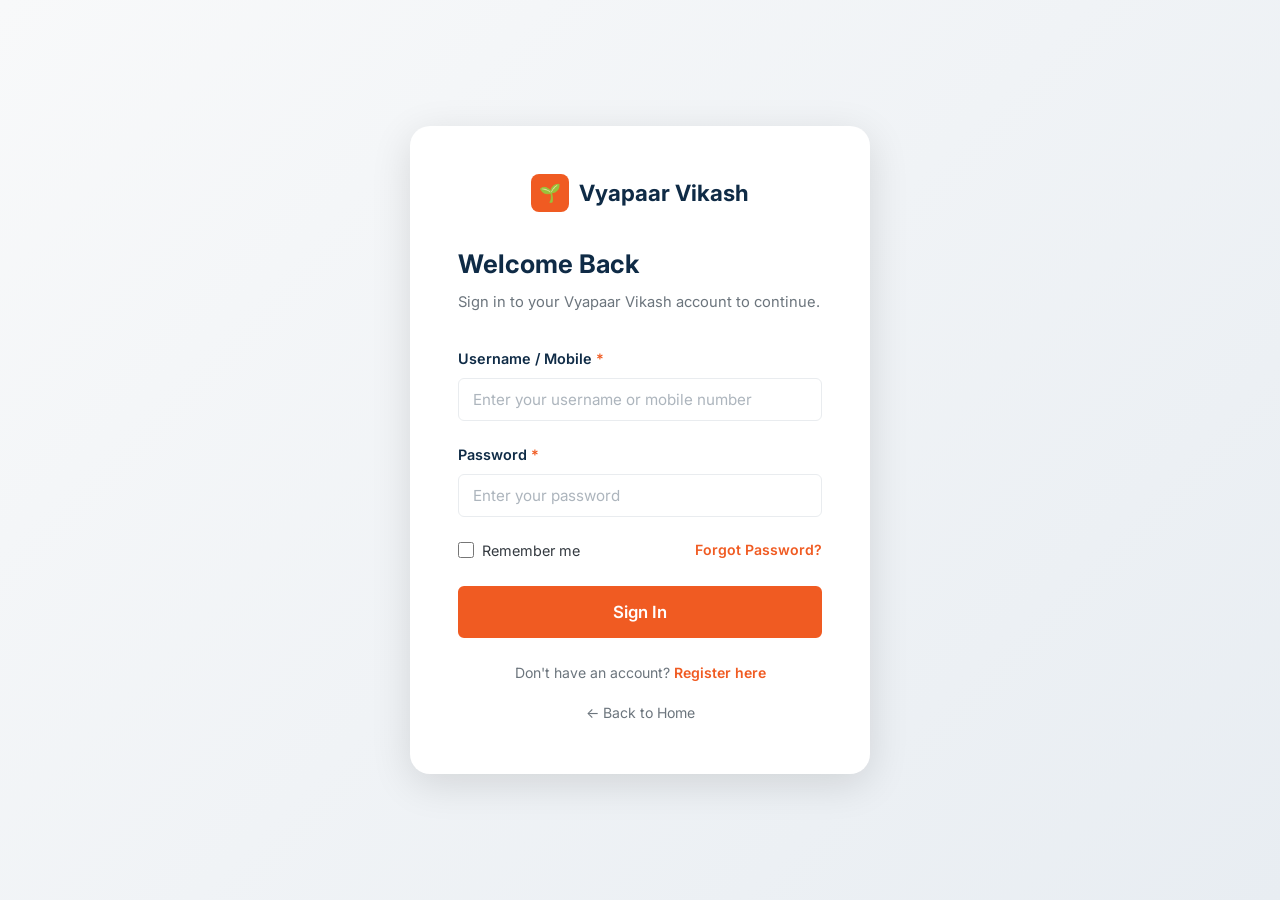
<file: frontend/pages/login.html>
<!DOCTYPE html>
<html lang="en">
<head>
  <meta charset="UTF-8">
  <meta name="viewport" content="width=device-width, initial-scale=1.0">
  <title>Login - Vyapaar Vikash</title>
  <link rel="stylesheet" href="../css/style.css">
</head>
<body class="page-auth">

  <div class="auth-card">
    <div class="auth-logo">
      <div class="logo-icon" style="width:38px;height:38px;font-size:1.1rem;">🌱</div>
      Vyapaar Vikash
    </div>

    <h2 class="auth-title">Welcome Back</h2>
    <p class="auth-sub">Sign in to your Vyapaar Vikash account to continue.</p>

    <form action="../pages/dashboard.html" method="GET">
      <div class="form-group">
        <label class="form-label" for="username">Username / Mobile <span class="required">*</span></label>
        <input type="text" id="username" name="username" class="form-control" placeholder="Enter your username or mobile number" required>
      </div>
      <div class="form-group">
        <label class="form-label" for="password">Password <span class="required">*</span></label>
        <input type="password" id="password" name="password" class="form-control" placeholder="Enter your password" required>
      </div>
      <div class="d-flex justify-between align-center mb-3">
        <label class="form-check">
          <input type="checkbox" name="remember"> Remember me
        </label>
        <a href="#" style="color:var(--orange); font-size:0.88rem; font-weight:600;">Forgot Password?</a>
      </div>
      <button type="submit" class="btn btn-primary btn-full btn-lg">Sign In</button>
    </form>

    <p style="text-align:center; margin-top:24px; color:var(--gray-600); font-size:0.88rem;">
      Don't have an account? <a href="register.html" style="color:var(--orange); font-weight:600;">Register here</a>
    </p>
    <p style="text-align:center; margin-top:16px;">
      <a href="../index.html" style="color:var(--gray-600); font-size:0.88rem;">← Back to Home</a>
    </p>
  </div>

</body>
</html>
</file>
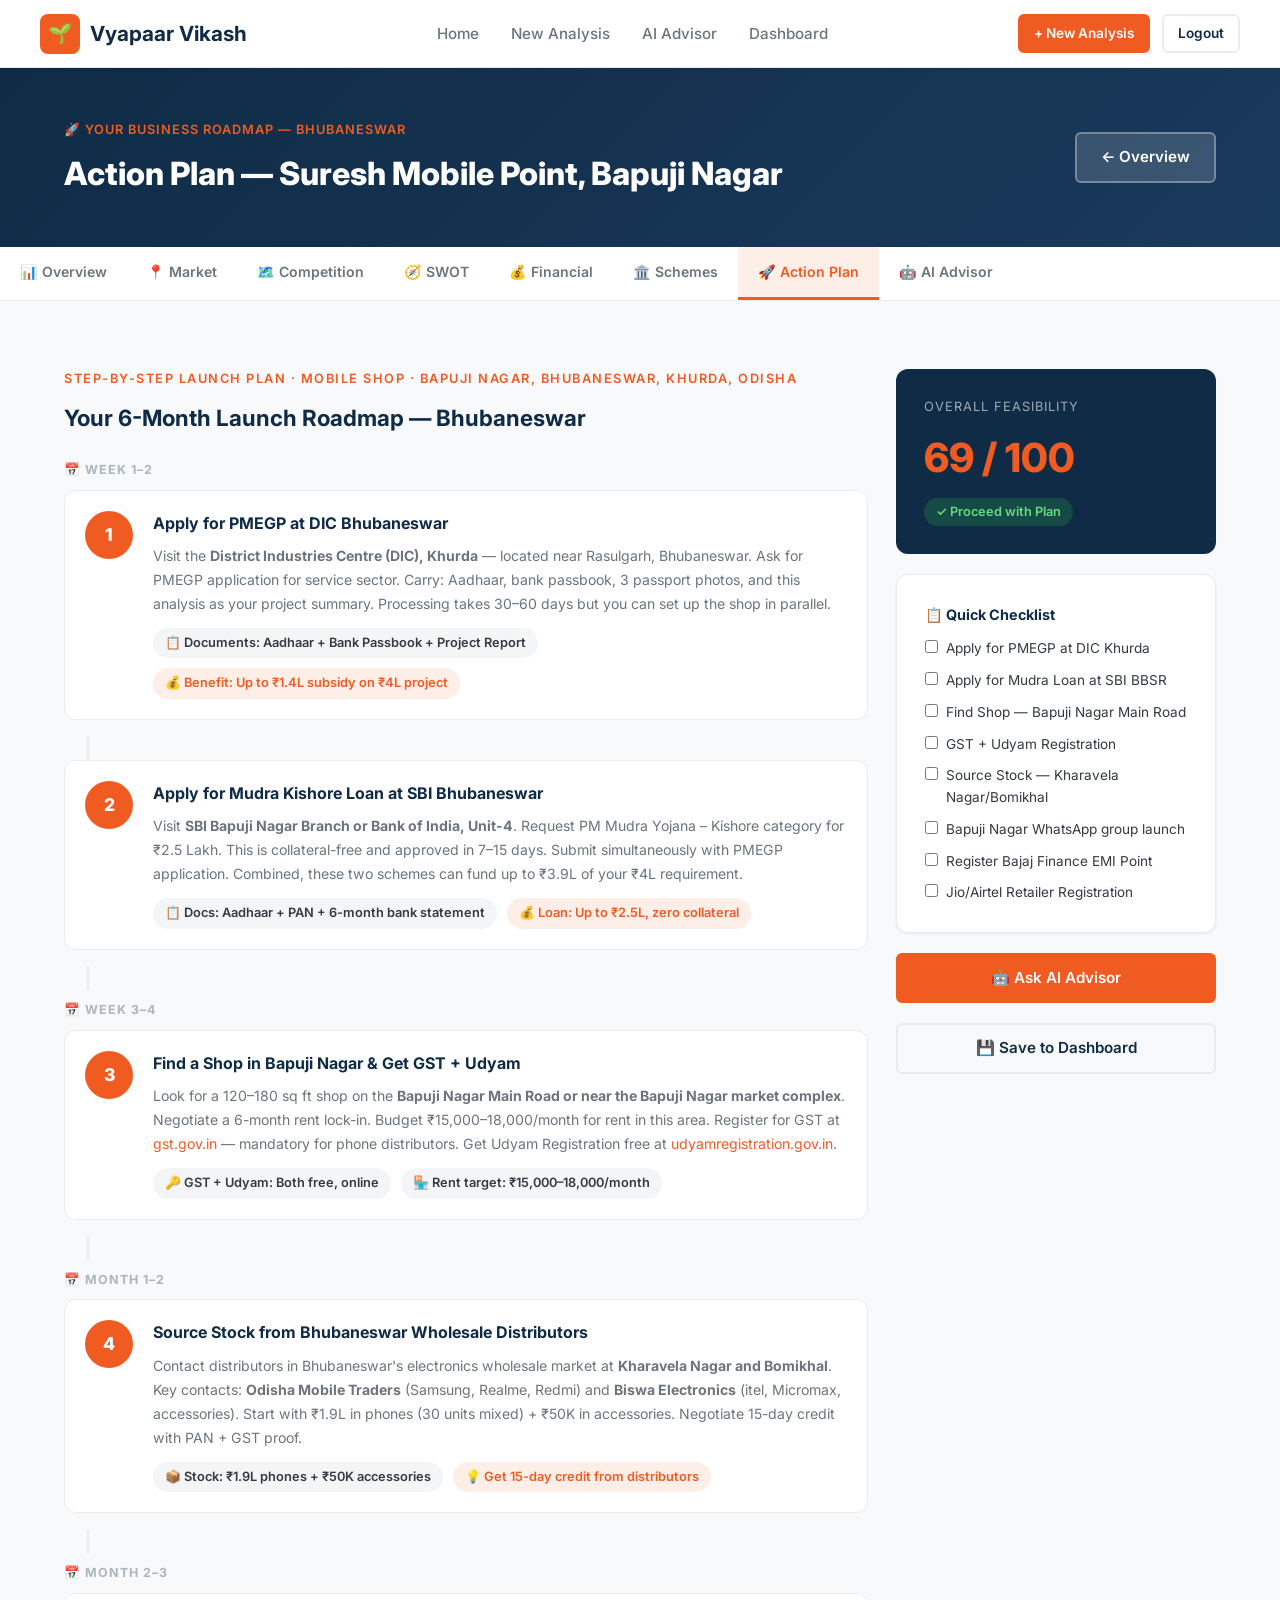
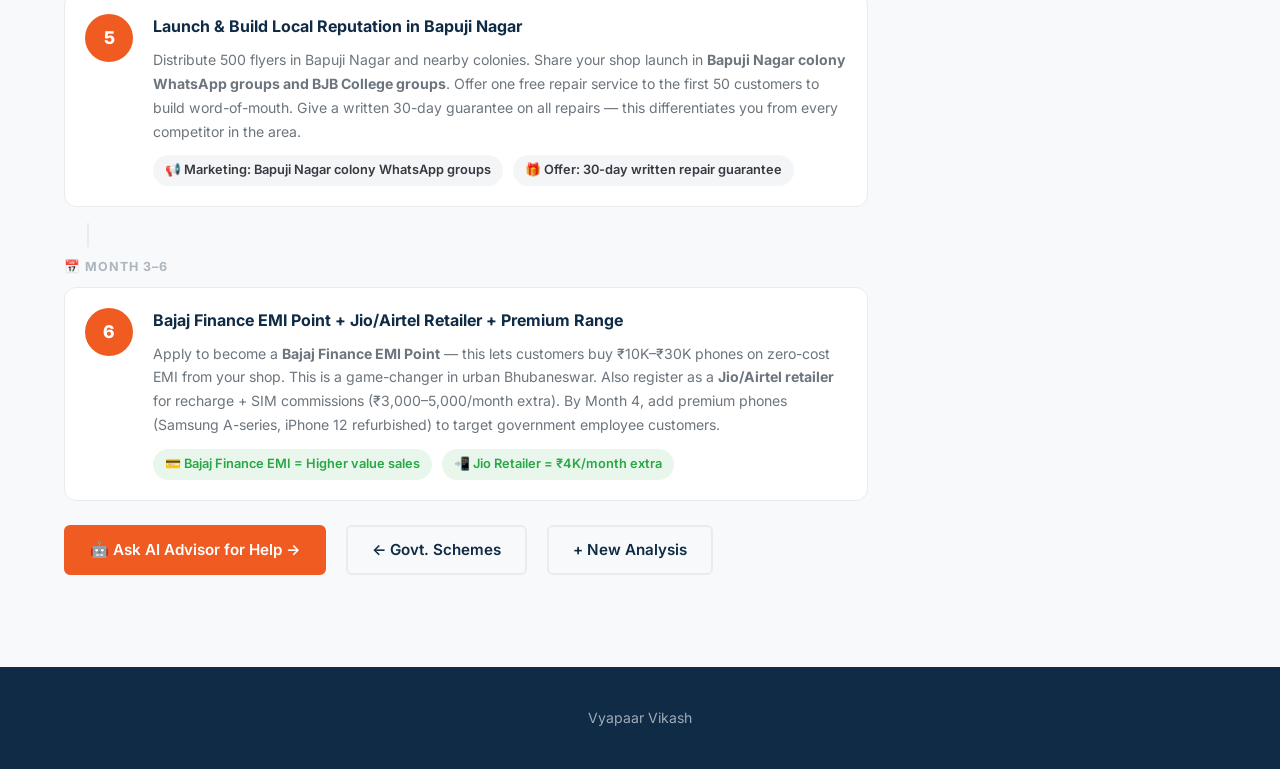
<file: frontend/pages/results-action.html>
<!DOCTYPE html>
<html lang="en">
<head>
  <meta charset="UTF-8"><meta name="viewport" content="width=device-width, initial-scale=1.0">
  <title>Action Plan - Vyapaar Vikash</title>
  <link rel="stylesheet" href="../css/style.css">
  <style>
    .results-nav{display:flex;background:var(--white);border-bottom:var(--border);overflow-x:auto;position:sticky;top:68px;z-index:50;}
    .results-nav a{padding:14px 20px;font-size:0.88rem;font-weight:600;color:var(--gray-600);border-bottom:3px solid transparent;white-space:nowrap;transition:var(--transition);}
    .results-nav a:hover,.results-nav a.active{color:var(--orange);border-bottom-color:var(--orange);background:var(--orange-light);}
    .action-step{display:flex;gap:20px;padding:20px;border:var(--border);border-radius:var(--radius-md);background:var(--white);margin-bottom:16px;transition:var(--transition);}
    .action-step:hover{box-shadow:var(--shadow-md);}
    .step-badge{min-width:48px;height:48px;border-radius:50%;background:var(--orange);color:white;display:flex;align-items:center;justify-content:center;font-size:1.1rem;font-weight:800;flex-shrink:0;}
    .timeline-line{width:2px;background:var(--gray-200);margin:0 23px;height:24px;}
  </style>
</head>
<body>
  <nav class="navbar">
    <div class="navbar-inner">
      <a href="../index.html" class="logo"><div class="logo-icon">🌱</div>Vyapaar Vikash</a>
      <ul class="nav-links"><li><a href="../index.html">Home</a></li><li><a href="analyze.html">New Analysis</a></li><li><a href="advisor.html">AI Advisor</a></li><li><a href="dashboard.html">Dashboard</a></li></ul>
      <div class="d-flex gap-sm"><a href="analyze.html" class="btn btn-primary btn-sm">+ New Analysis</a><a href="login.html" class="btn btn-outline btn-sm">Logout</a></div>
    </div>
  </nav>
  <header class="results-header">
    <div class="container">
      <div class="d-flex justify-between align-center" style="flex-wrap:wrap;gap:16px;">
        <div>
          <span style="color:var(--orange);font-size:0.8rem;font-weight:600;text-transform:uppercase;letter-spacing:1px;">🚀 Your Business Roadmap — Bhubaneswar</span>
          <h1 style="font-size:2rem;font-weight:800;margin-top:6px;">Action Plan — Suresh Mobile Point, Bapuji Nagar</h1>
        </div>
        <a href="results-overview.html" class="btn btn-ghost">← Overview</a>
      </div>
    </div>
  </header>
  <div class="results-nav">
    <a href="results-overview.html">📊 Overview</a><a href="results-market.html">📍 Market</a>
    <a href="results-competition.html">🗺️ Competition</a><a href="results-swot.html">🧭 SWOT</a>
    <a href="results-financial.html">💰 Financial</a><a href="results-schemes.html">🏛️ Schemes</a>
    <a href="results-action.html" class="active">🚀 Action Plan</a><a href="advisor.html">🤖 AI Advisor</a>
  </div>

  <div class="container" style="padding:36px 24px 60px;">
    <div class="results-layout">
      <main>
        <div class="section-label">Step-by-Step Launch Plan · Mobile Shop · Bapuji Nagar, Bhubaneswar, Khurda, Odisha</div>
        <h2 style="font-size:1.4rem;font-weight:700;color:var(--navy);margin-bottom:24px;">Your 6-Month Launch Roadmap — Bhubaneswar</h2>

        <div style="font-size:0.78rem;font-weight:700;letter-spacing:1px;text-transform:uppercase;color:var(--gray-400);margin-bottom:10px;">📅 WEEK 1–2</div>
        <div class="action-step">
          <div class="step-badge">1</div>
          <div style="flex:1;">
            <h3 style="font-size:1rem;font-weight:700;color:var(--navy);margin-bottom:8px;">Apply for PMEGP at DIC Bhubaneswar</h3>
            <p style="font-size:0.88rem;color:var(--gray-600);line-height:1.7;margin-bottom:12px;">Visit the <strong>District Industries Centre (DIC), Khurda</strong> — located near Rasulgarh, Bhubaneswar. Ask for PMEGP application for service sector. Carry: Aadhaar, bank passbook, 3 passport photos, and this analysis as your project summary. Processing takes 30–60 days but you can set up the shop in parallel.</p>
            <div style="display:flex;gap:10px;flex-wrap:wrap;">
              <span style="background:var(--gray-100);padding:5px 12px;border-radius:50px;font-size:0.8rem;font-weight:600;">📋 Documents: Aadhaar + Bank Passbook + Project Report</span>
              <span style="background:var(--orange-light);padding:5px 12px;border-radius:50px;font-size:0.8rem;font-weight:600;color:var(--orange);">💰 Benefit: Up to ₹1.4L subsidy on ₹4L project</span>
            </div>
          </div>
        </div>
        <div class="timeline-line"></div>

        <div class="action-step">
          <div class="step-badge">2</div>
          <div style="flex:1;">
            <h3 style="font-size:1rem;font-weight:700;color:var(--navy);margin-bottom:8px;">Apply for Mudra Kishore Loan at SBI Bhubaneswar</h3>
            <p style="font-size:0.88rem;color:var(--gray-600);line-height:1.7;margin-bottom:12px;">Visit <strong>SBI Bapuji Nagar Branch or Bank of India, Unit-4</strong>. Request PM Mudra Yojana – Kishore category for ₹2.5 Lakh. This is collateral-free and approved in 7–15 days. Submit simultaneously with PMEGP application. Combined, these two schemes can fund up to ₹3.9L of your ₹4L requirement.</p>
            <div style="display:flex;gap:10px;flex-wrap:wrap;">
              <span style="background:var(--gray-100);padding:5px 12px;border-radius:50px;font-size:0.8rem;font-weight:600;">📋 Docs: Aadhaar + PAN + 6-month bank statement</span>
              <span style="background:var(--orange-light);padding:5px 12px;border-radius:50px;font-size:0.8rem;font-weight:600;color:var(--orange);">💰 Loan: Up to ₹2.5L, zero collateral</span>
            </div>
          </div>
        </div>
        <div class="timeline-line"></div>

        <div style="font-size:0.78rem;font-weight:700;letter-spacing:1px;text-transform:uppercase;color:var(--gray-400);margin:10px 0 10px;">📅 WEEK 3–4</div>
        <div class="action-step">
          <div class="step-badge">3</div>
          <div style="flex:1;">
            <h3 style="font-size:1rem;font-weight:700;color:var(--navy);margin-bottom:8px;">Find a Shop in Bapuji Nagar & Get GST + Udyam</h3>
            <p style="font-size:0.88rem;color:var(--gray-600);line-height:1.7;margin-bottom:12px;">Look for a 120–180 sq ft shop on the <strong>Bapuji Nagar Main Road or near the Bapuji Nagar market complex</strong>. Negotiate a 6-month rent lock-in. Budget ₹15,000–18,000/month for rent in this area. Register for GST at <a href="https://www.gst.gov.in" target="_blank" style="color:var(--orange);">gst.gov.in</a> — mandatory for phone distributors. Get Udyam Registration free at <a href="https://udyamregistration.gov.in" target="_blank" style="color:var(--orange);">udyamregistration.gov.in</a>.</p>
            <div style="display:flex;gap:10px;flex-wrap:wrap;">
              <span style="background:var(--gray-100);padding:5px 12px;border-radius:50px;font-size:0.8rem;font-weight:600;">🔑 GST + Udyam: Both free, online</span>
              <span style="background:var(--gray-100);padding:5px 12px;border-radius:50px;font-size:0.8rem;font-weight:600;">🏪 Rent target: ₹15,000–18,000/month</span>
            </div>
          </div>
        </div>
        <div class="timeline-line"></div>

        <div style="font-size:0.78rem;font-weight:700;letter-spacing:1px;text-transform:uppercase;color:var(--gray-400);margin:10px 0 10px;">📅 MONTH 1–2</div>
        <div class="action-step">
          <div class="step-badge">4</div>
          <div style="flex:1;">
            <h3 style="font-size:1rem;font-weight:700;color:var(--navy);margin-bottom:8px;">Source Stock from Bhubaneswar Wholesale Distributors</h3>
            <p style="font-size:0.88rem;color:var(--gray-600);line-height:1.7;margin-bottom:12px;">Contact distributors in Bhubaneswar's electronics wholesale market at <strong>Kharavela Nagar and Bomikhal</strong>. Key contacts: <strong>Odisha Mobile Traders</strong> (Samsung, Realme, Redmi) and <strong>Biswa Electronics</strong> (itel, Micromax, accessories). Start with ₹1.9L in phones (30 units mixed) + ₹50K in accessories. Negotiate 15-day credit with PAN + GST proof.</p>
            <div style="display:flex;gap:10px;flex-wrap:wrap;">
              <span style="background:var(--gray-100);padding:5px 12px;border-radius:50px;font-size:0.8rem;font-weight:600;">📦 Stock: ₹1.9L phones + ₹50K accessories</span>
              <span style="background:var(--orange-light);padding:5px 12px;border-radius:50px;font-size:0.8rem;font-weight:600;color:var(--orange);">💡 Get 15-day credit from distributors</span>
            </div>
          </div>
        </div>
        <div class="timeline-line"></div>

        <div style="font-size:0.78rem;font-weight:700;letter-spacing:1px;text-transform:uppercase;color:var(--gray-400);margin:10px 0 10px;">📅 MONTH 2–3</div>
        <div class="action-step">
          <div class="step-badge">5</div>
          <div style="flex:1;">
            <h3 style="font-size:1rem;font-weight:700;color:var(--navy);margin-bottom:8px;">Launch & Build Local Reputation in Bapuji Nagar</h3>
            <p style="font-size:0.88rem;color:var(--gray-600);line-height:1.7;margin-bottom:12px;">Distribute 500 flyers in Bapuji Nagar and nearby colonies. Share your shop launch in <strong>Bapuji Nagar colony WhatsApp groups and BJB College groups</strong>. Offer one free repair service to the first 50 customers to build word-of-mouth. Give a written 30-day guarantee on all repairs — this differentiates you from every competitor in the area.</p>
            <div style="display:flex;gap:10px;flex-wrap:wrap;">
              <span style="background:var(--gray-100);padding:5px 12px;border-radius:50px;font-size:0.8rem;font-weight:600;">📢 Marketing: Bapuji Nagar colony WhatsApp groups</span>
              <span style="background:var(--gray-100);padding:5px 12px;border-radius:50px;font-size:0.8rem;font-weight:600;">🎁 Offer: 30-day written repair guarantee</span>
            </div>
          </div>
        </div>
        <div class="timeline-line"></div>

        <div style="font-size:0.78rem;font-weight:700;letter-spacing:1px;text-transform:uppercase;color:var(--gray-400);margin:10px 0 10px;">📅 MONTH 3–6</div>
        <div class="action-step">
          <div class="step-badge">6</div>
          <div style="flex:1;">
            <h3 style="font-size:1rem;font-weight:700;color:var(--navy);margin-bottom:8px;">Bajaj Finance EMI Point + Jio/Airtel Retailer + Premium Range</h3>
            <p style="font-size:0.88rem;color:var(--gray-600);line-height:1.7;margin-bottom:12px;">Apply to become a <strong>Bajaj Finance EMI Point</strong> — this lets customers buy ₹10K–₹30K phones on zero-cost EMI from your shop. This is a game-changer in urban Bhubaneswar. Also register as a <strong>Jio/Airtel retailer</strong> for recharge + SIM commissions (₹3,000–5,000/month extra). By Month 4, add premium phones (Samsung A-series, iPhone 12 refurbished) to target government employee customers.</p>
            <div style="display:flex;gap:10px;flex-wrap:wrap;">
              <span style="background:rgba(40,167,69,0.1);padding:5px 12px;border-radius:50px;font-size:0.8rem;font-weight:600;color:var(--green);">💳 Bajaj Finance EMI = Higher value sales</span>
              <span style="background:rgba(40,167,69,0.1);padding:5px 12px;border-radius:50px;font-size:0.8rem;font-weight:600;color:var(--green);">📲 Jio Retailer = ₹4K/month extra</span>
            </div>
          </div>
        </div>

        <div class="d-flex gap-md mt-3" style="flex-wrap:wrap;">
          <a href="advisor.html" class="btn btn-primary">🤖 Ask AI Advisor for Help →</a>
          <a href="results-schemes.html" class="btn btn-outline">← Govt. Schemes</a>
          <a href="analyze.html" class="btn btn-outline">+ New Analysis</a>
        </div>
      </main>

      <aside class="results-sidebar" style="padding-top:0;">
        <div class="score-card">
          <div class="score-label">Overall Feasibility</div>
          <div class="score-value">69 / 100</div>
          <span class="score-tag">✓ Proceed with Plan</span>
        </div>
        <div class="card">
          <h3 style="font-size:0.9rem;font-weight:700;color:var(--navy);margin-bottom:12px;">📋 Quick Checklist</h3>
          <div style="font-size:0.85rem;display:flex;flex-direction:column;gap:10px;">
            <label style="display:flex;gap:8px;align-items:flex-start;cursor:pointer;"><input type="checkbox" style="accent-color:var(--orange);margin-top:2px;"> Apply for PMEGP at DIC Khurda</label>
            <label style="display:flex;gap:8px;align-items:flex-start;cursor:pointer;"><input type="checkbox" style="accent-color:var(--orange);margin-top:2px;"> Apply for Mudra Loan at SBI BBSR</label>
            <label style="display:flex;gap:8px;align-items:flex-start;cursor:pointer;"><input type="checkbox" style="accent-color:var(--orange);margin-top:2px;"> Find Shop — Bapuji Nagar Main Road</label>
            <label style="display:flex;gap:8px;align-items:flex-start;cursor:pointer;"><input type="checkbox" style="accent-color:var(--orange);margin-top:2px;"> GST + Udyam Registration</label>
            <label style="display:flex;gap:8px;align-items:flex-start;cursor:pointer;"><input type="checkbox" style="accent-color:var(--orange);margin-top:2px;"> Source Stock — Kharavela Nagar/Bomikhal</label>
            <label style="display:flex;gap:8px;align-items:flex-start;cursor:pointer;"><input type="checkbox" style="accent-color:var(--orange);margin-top:2px;"> Bapuji Nagar WhatsApp group launch</label>
            <label style="display:flex;gap:8px;align-items:flex-start;cursor:pointer;"><input type="checkbox" style="accent-color:var(--orange);margin-top:2px;"> Register Bajaj Finance EMI Point</label>
            <label style="display:flex;gap:8px;align-items:flex-start;cursor:pointer;"><input type="checkbox" style="accent-color:var(--orange);margin-top:2px;"> Jio/Airtel Retailer Registration</label>
          </div>
        </div>
        <a href="advisor.html" class="btn btn-primary btn-full">🤖 Ask AI Advisor</a>
        <a href="dashboard.html" class="btn btn-outline btn-full">💾 Save to Dashboard</a>
      </aside>
    </div>
  </div>
  <footer class="footer"><div class="container"><p>Vyapaar Vikash</p></div></footer>
</body>
</html>
</file>
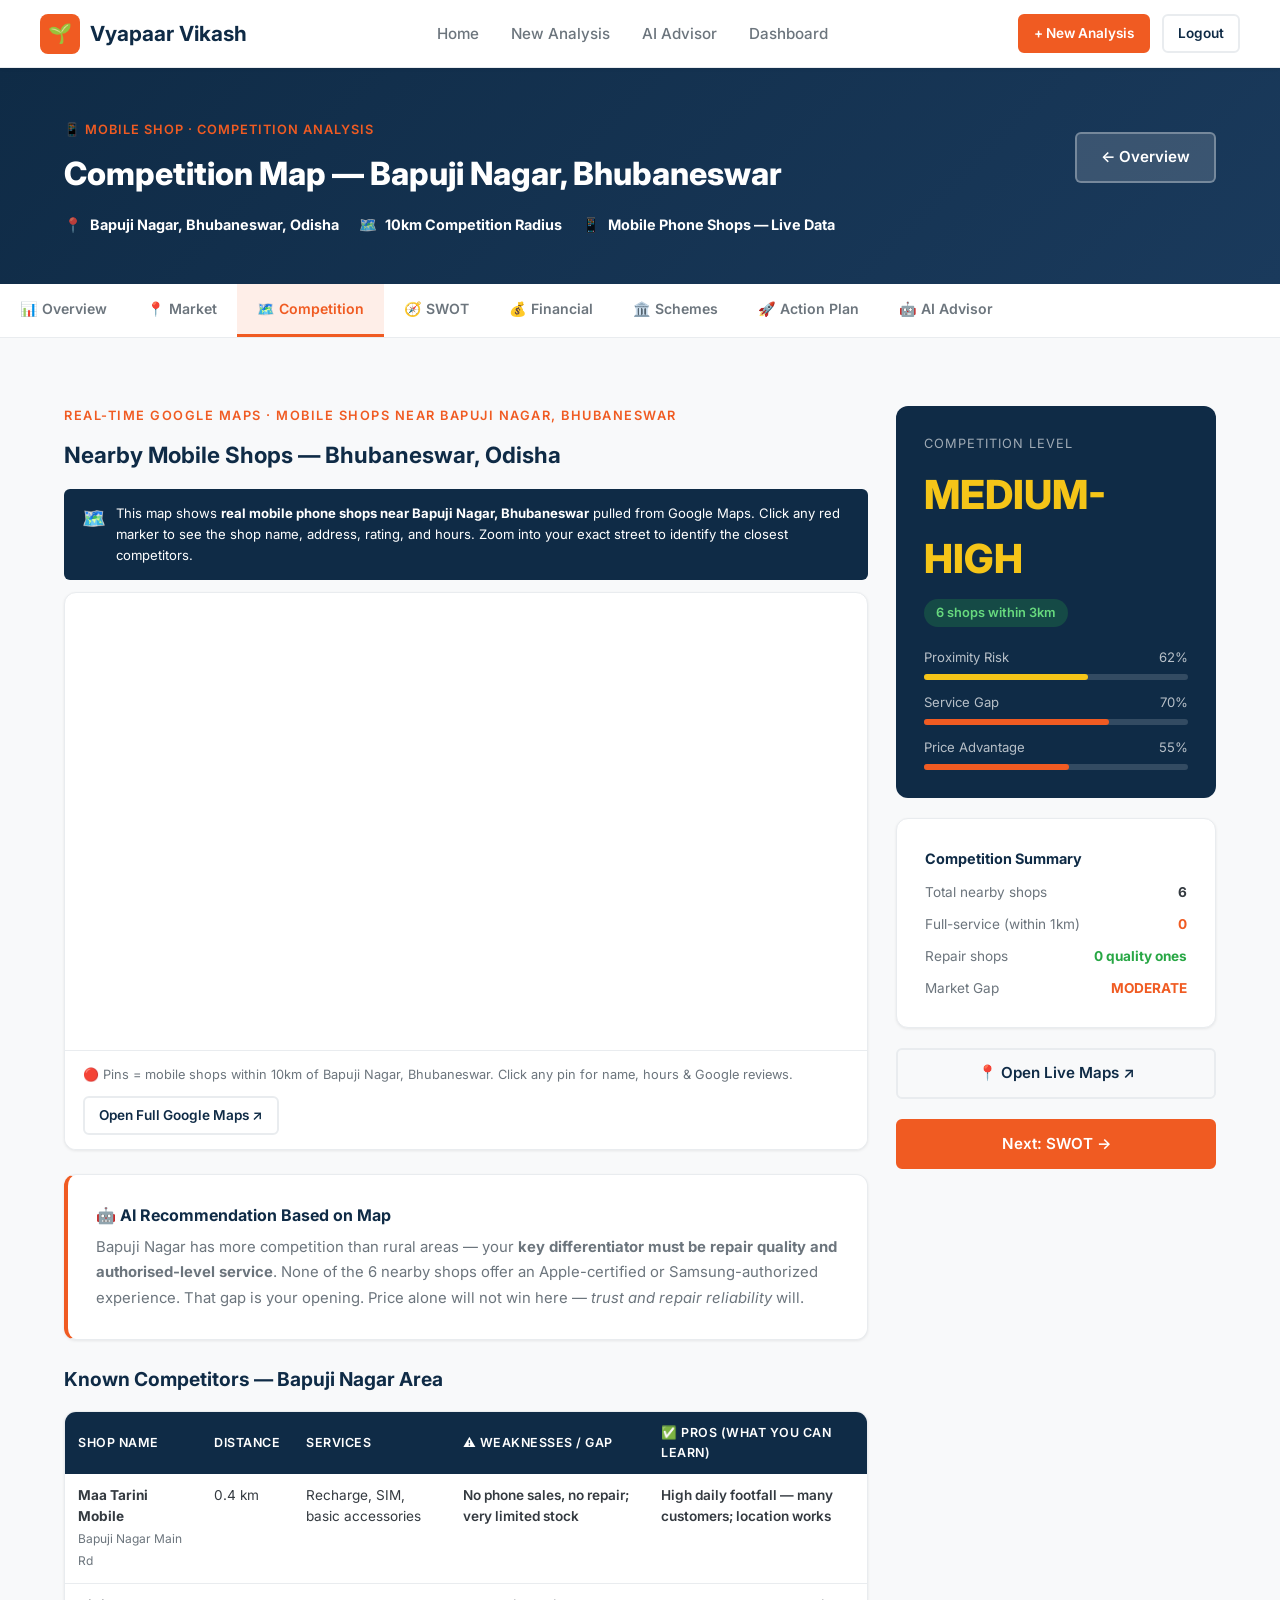
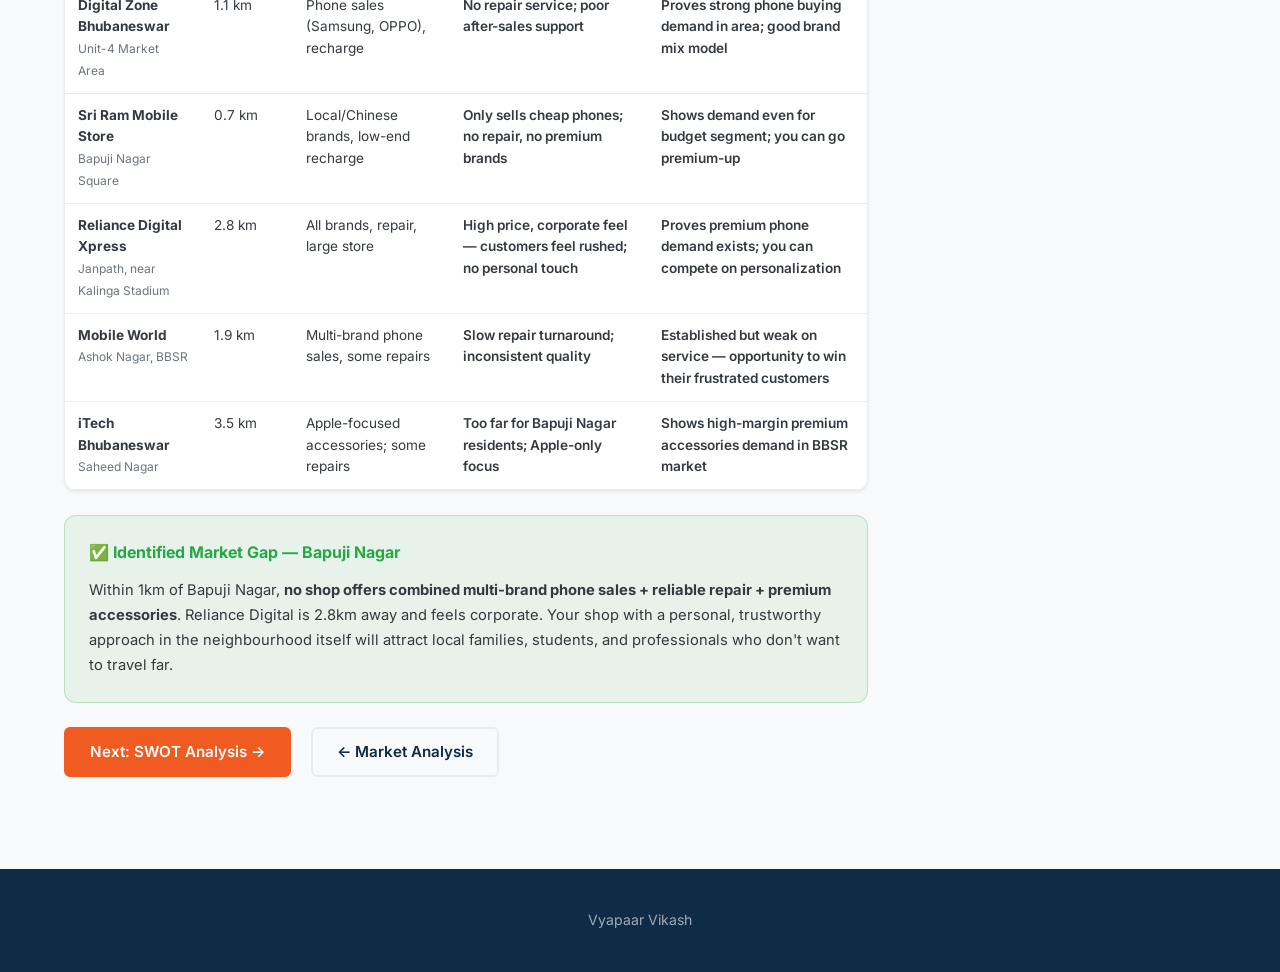
<file: frontend/pages/results-competition.html>
<!DOCTYPE html>
<html lang="en">
<head>
  <meta charset="UTF-8"><meta name="viewport" content="width=device-width, initial-scale=1.0">
  <title>Competition Map - Vyapaar Vikash</title>
  <link rel="stylesheet" href="../css/style.css">
  <style>
    .results-nav{display:flex;background:var(--white);border-bottom:var(--border);overflow-x:auto;position:sticky;top:68px;z-index:50;}
    .results-nav a{padding:14px 20px;font-size:0.88rem;font-weight:600;color:var(--gray-600);border-bottom:3px solid transparent;white-space:nowrap;transition:var(--transition);}
    .results-nav a:hover,.results-nav a.active{color:var(--orange);border-bottom-color:var(--orange);background:var(--orange-light);}
    .map-frame{width:100%;height:450px;border:none;border-radius:var(--radius-md);}
    .comp-table{width:100%;border-collapse:collapse;font-size:0.85rem;}
    .comp-table th{background:var(--navy);color:white;padding:11px 13px;text-align:left;font-size:0.78rem;font-weight:600;text-transform:uppercase;letter-spacing:0.5px;}
    .comp-table td{padding:11px 13px;border-bottom:var(--border);vertical-align:top;font-size:0.85rem;}
    .comp-table tr:hover td{background:var(--gray-100);}
    .comp-gap{color:var(--red);font-weight:600;font-size:0.82rem;}
    .comp-pro{color:var(--green);font-weight:600;font-size:0.82rem;}
    .map-info-box{background:var(--navy);color:white;padding:14px 18px;border-radius:var(--radius-sm);font-size:0.82rem;margin-bottom:12px;display:flex;gap:10px;align-items:flex-start;}
  </style>
</head>
<body>
  <nav class="navbar">
    <div class="navbar-inner">
      <a href="../index.html" class="logo"><div class="logo-icon">🌱</div>Vyapaar Vikash</a>
      <ul class="nav-links"><li><a href="../index.html">Home</a></li><li><a href="analyze.html">New Analysis</a></li><li><a href="advisor.html">AI Advisor</a></li><li><a href="dashboard.html">Dashboard</a></li></ul>
      <div class="d-flex gap-sm"><a href="analyze.html" class="btn btn-primary btn-sm">+ New Analysis</a><a href="login.html" class="btn btn-outline btn-sm">Logout</a></div>
    </div>
  </nav>

  <header class="results-header">
    <div class="container">
      <div class="d-flex justify-between align-center" style="flex-wrap:wrap;gap:16px;">
        <div>
          <span style="color:var(--orange);font-size:0.8rem;font-weight:600;text-transform:uppercase;letter-spacing:1px;">📱 Mobile Shop · Competition Analysis</span>
          <h1 style="font-size:2rem;font-weight:800;margin-top:6px;">Competition Map — Bapuji Nagar, Bhubaneswar</h1>
        </div>
        <a href="results-overview.html" class="btn btn-ghost">← Overview</a>
      </div>
      <div class="results-meta" style="margin-top:14px;display:flex;flex-wrap:wrap;gap:20px;">
        <div class="results-meta-item">📍 <strong>Bapuji Nagar, Bhubaneswar, Odisha</strong></div>
        <div class="results-meta-item">🗺️ <strong>10km Competition Radius</strong></div>
        <div class="results-meta-item">📱 <strong>Mobile Phone Shops — Live Data</strong></div>
      </div>
    </div>
  </header>
  <div class="results-nav">
    <a href="results-overview.html">📊 Overview</a><a href="results-market.html">📍 Market</a>
    <a href="results-competition.html" class="active">🗺️ Competition</a><a href="results-swot.html">🧭 SWOT</a>
    <a href="results-financial.html">💰 Financial</a><a href="results-schemes.html">🏛️ Schemes</a>
    <a href="results-action.html">🚀 Action Plan</a><a href="advisor.html">🤖 AI Advisor</a>
  </div>

  <div class="container" style="padding:36px 24px 60px;">
    <div class="results-layout">
      <main>
        <div class="section-label">Real-Time Google Maps · Mobile Shops Near Bapuji Nagar, Bhubaneswar</div>
        <h2 style="font-size:1.4rem;font-weight:700;color:var(--navy);margin-bottom:16px;">Nearby Mobile Shops — Bhubaneswar, Odisha</h2>

        <div class="map-info-box" style="margin-bottom:12px;">
          <span style="font-size:1.2rem;flex-shrink:0;">🗺️</span>
          <span>This map shows <strong>real mobile phone shops near Bapuji Nagar, Bhubaneswar</strong> pulled from Google Maps. Click any red marker to see the shop name, address, rating, and hours. Zoom into your exact street to identify the closest competitors.</span>
        </div>

        <div class="card" style="padding:0;overflow:hidden;margin-bottom:24px;">
          <!-- Google Maps embed — Bapuji Nagar Bhubaneswar mobile shops -->
          <iframe
            class="map-frame"
            src="https://maps.google.com/maps?q=mobile+phone+shop+near+Bapuji+Nagar+Bhubaneswar+Odisha&t=m&z=14&ie=UTF8&iwloc=B&output=embed"
            allowfullscreen="" loading="lazy" referrerpolicy="no-referrer-when-downgrade"
            title="Mobile phone shops near Bapuji Nagar, Bhubaneswar within 10km">
          </iframe>
          <div style="padding:14px 18px;background:var(--white);border-top:var(--border);display:flex;justify-content:space-between;align-items:center;flex-wrap:wrap;gap:10px;">
            <p style="font-size:0.8rem;color:var(--gray-600);margin:0;">🔴 Pins = mobile shops within 10km of Bapuji Nagar, Bhubaneswar. Click any pin for name, hours & Google reviews.</p>
            <a href="https://www.google.com/maps/search/mobile+phone+shop/@20.2695,85.8408,14z" target="_blank" class="btn btn-outline btn-sm">Open Full Google Maps ↗</a>
          </div>
        </div>

        <!-- AI Recommendation -->
        <div class="card" style="border-left:4px solid var(--orange);margin-bottom:24px;">
          <strong style="color:var(--navy);display:block;margin-bottom:6px;">🤖 AI Recommendation Based on Map</strong>
          <p style="color:var(--gray-600);font-size:0.93rem;line-height:1.7;">Bapuji Nagar has more competition than rural areas — your <strong>key differentiator must be repair quality and authorised-level service</strong>. None of the 6 nearby shops offer an Apple-certified or Samsung-authorized experience. That gap is your opening. Price alone will not win here — <em>trust and repair reliability</em> will.</p>
        </div>

        <!-- Competition Table -->
        <h2 style="font-size:1.2rem;font-weight:700;color:var(--navy);margin-bottom:16px;">Known Competitors — Bapuji Nagar Area</h2>
        <div class="card" style="padding:0;overflow:hidden;margin-bottom:24px;overflow-x:auto;">
          <table class="comp-table">
            <thead>
              <tr>
                <th>Shop Name</th>
                <th>Distance</th>
                <th>Services</th>
                <th>⚠️ Weaknesses / Gap</th>
                <th>✅ Pros (What You Can Learn)</th>
              </tr>
            </thead>
            <tbody>
              <tr>
                <td><strong>Maa Tarini Mobile</strong><br><span style="font-size:0.75rem;color:var(--gray-600);">Bapuji Nagar Main Rd</span></td>
                <td>0.4 km</td>
                <td>Recharge, SIM, basic accessories</td>
                <td class="comp-gap">No phone sales, no repair; very limited stock</td>
                <td class="comp-pro">High daily footfall — many customers; location works</td>
              </tr>
              <tr>
                <td><strong>Digital Zone Bhubaneswar</strong><br><span style="font-size:0.75rem;color:var(--gray-600);">Unit-4 Market Area</span></td>
                <td>1.1 km</td>
                <td>Phone sales (Samsung, OPPO), recharge</td>
                <td class="comp-gap">No repair service; poor after-sales support</td>
                <td class="comp-pro">Proves strong phone buying demand in area; good brand mix model</td>
              </tr>
              <tr>
                <td><strong>Sri Ram Mobile Store</strong><br><span style="font-size:0.75rem;color:var(--gray-600);">Bapuji Nagar Square</span></td>
                <td>0.7 km</td>
                <td>Local/Chinese brands, low-end recharge</td>
                <td class="comp-gap">Only sells cheap phones; no repair, no premium brands</td>
                <td class="comp-pro">Shows demand even for budget segment; you can go premium-up</td>
              </tr>
              <tr>
                <td><strong>Reliance Digital Xpress</strong><br><span style="font-size:0.75rem;color:var(--gray-600);">Janpath, near Kalinga Stadium</span></td>
                <td>2.8 km</td>
                <td>All brands, repair, large store</td>
                <td class="comp-gap">High price, corporate feel — customers feel rushed; no personal touch</td>
                <td class="comp-pro">Proves premium phone demand exists; you can compete on personalization</td>
              </tr>
              <tr>
                <td><strong>Mobile World</strong><br><span style="font-size:0.75rem;color:var(--gray-600);">Ashok Nagar, BBSR</span></td>
                <td>1.9 km</td>
                <td>Multi-brand phone sales, some repairs</td>
                <td class="comp-gap">Slow repair turnaround; inconsistent quality</td>
                <td class="comp-pro">Established but weak on service — opportunity to win their frustrated customers</td>
              </tr>
              <tr>
                <td><strong>iTech Bhubaneswar</strong><br><span style="font-size:0.75rem;color:var(--gray-600);">Saheed Nagar</span></td>
                <td>3.5 km</td>
                <td>Apple-focused accessories; some repairs</td>
                <td class="comp-gap">Too far for Bapuji Nagar residents; Apple-only focus</td>
                <td class="comp-pro">Shows high-margin premium accessories demand in BBSR market</td>
              </tr>
            </tbody>
          </table>
        </div>

        <!-- Market Gap -->
        <div style="background:rgba(40,167,69,0.08);border:1px solid rgba(40,167,69,0.25);border-radius:var(--radius-md);padding:24px;margin-bottom:24px;">
          <h3 style="color:var(--green);font-size:1rem;font-weight:700;margin-bottom:12px;">✅ Identified Market Gap — Bapuji Nagar</h3>
          <p style="font-size:0.92rem;color:var(--gray-800);line-height:1.7;">Within 1km of Bapuji Nagar, <strong>no shop offers combined multi-brand phone sales + reliable repair + premium accessories</strong>. Reliance Digital is 2.8km away and feels corporate. Your shop with a personal, trustworthy approach in the neighbourhood itself will attract local families, students, and professionals who don't want to travel far.</p>
        </div>

        <div class="d-flex gap-md" style="flex-wrap:wrap;">
          <a href="results-swot.html" class="btn btn-primary">Next: SWOT Analysis →</a>
          <a href="results-market.html" class="btn btn-outline">← Market Analysis</a>
        </div>
      </main>

      <aside class="results-sidebar" style="padding-top:0;">
        <div class="score-card">
          <div class="score-label">Competition Level</div>
          <div class="score-value" style="color:#f5c518;">MEDIUM-HIGH</div>
          <span class="score-tag">6 shops within 3km</span>
          <div class="score-bars mt-3">
            <div><div class="score-bar-label"><span>Proximity Risk</span><span>62%</span></div><div class="score-bar-track"><div class="score-bar-fill" style="width:62%;background:#f5c518;"></div></div></div>
            <div><div class="score-bar-label"><span>Service Gap</span><span>70%</span></div><div class="score-bar-track"><div class="score-bar-fill" style="width:70%;"></div></div></div>
            <div><div class="score-bar-label"><span>Price Advantage</span><span>55%</span></div><div class="score-bar-track"><div class="score-bar-fill" style="width:55%;"></div></div></div>
          </div>
        </div>
        <div class="card">
          <h3 style="font-size:0.9rem;font-weight:700;color:var(--navy);margin-bottom:12px;">Competition Summary</h3>
          <div style="font-size:0.85rem;display:flex;flex-direction:column;gap:10px;">
            <div style="display:flex;justify-content:space-between;"><span style="color:var(--gray-600);">Total nearby shops</span><strong>6</strong></div>
            <div style="display:flex;justify-content:space-between;"><span style="color:var(--gray-600);">Full-service (within 1km)</span><strong style="color:var(--orange);">0</strong></div>
            <div style="display:flex;justify-content:space-between;"><span style="color:var(--gray-600);">Repair shops</span><strong style="color:var(--green);">0 quality ones</strong></div>
            <div style="display:flex;justify-content:space-between;"><span style="color:var(--gray-600);">Market Gap</span><strong style="color:var(--orange);">MODERATE</strong></div>
          </div>
        </div>
        <a href="https://www.google.com/maps/search/mobile+phone+shop/@20.2695,85.8408,14z" target="_blank" class="btn btn-outline btn-full">📍 Open Live Maps ↗</a>
        <a href="results-swot.html" class="btn btn-primary btn-full">Next: SWOT →</a>
      </aside>
    </div>
  </div>
  <footer class="footer"><div class="container"><p>Vyapaar Vikash</p></div></footer>
</body>
</html>
</file>
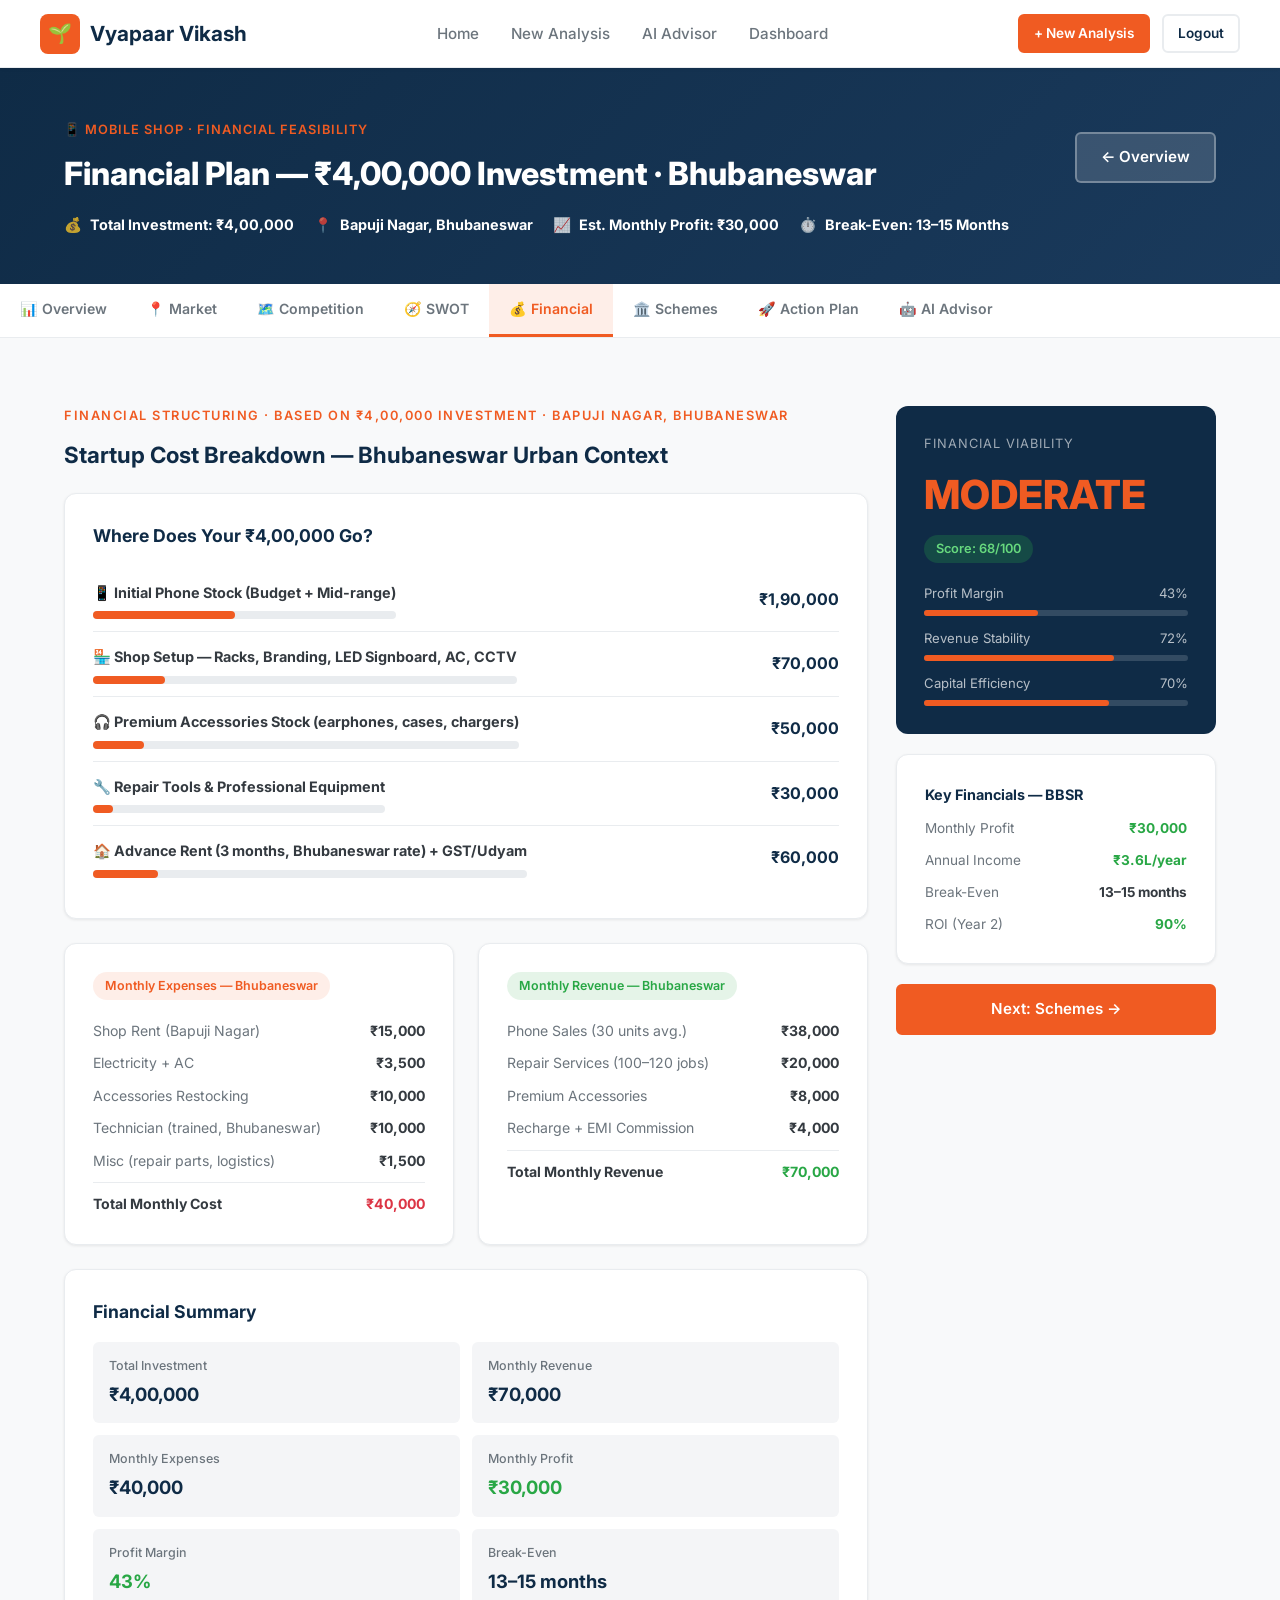
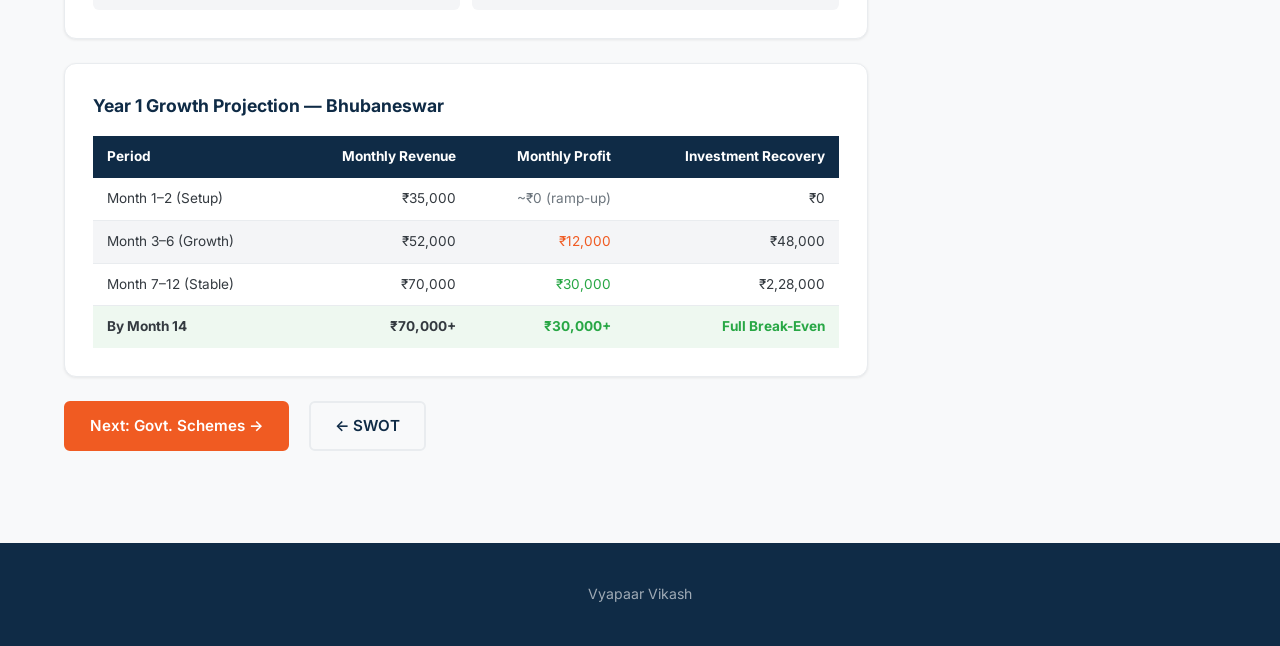
<file: frontend/pages/results-financial.html>
<!DOCTYPE html>
<html lang="en">
<head>
  <meta charset="UTF-8"><meta name="viewport" content="width=device-width, initial-scale=1.0">
  <title>Financial Plan - Vyapaar Vikash</title>
  <link rel="stylesheet" href="../css/style.css">
  <style>
    .results-nav{display:flex;background:var(--white);border-bottom:var(--border);overflow-x:auto;position:sticky;top:68px;z-index:50;}
    .results-nav a{padding:14px 20px;font-size:0.88rem;font-weight:600;color:var(--gray-600);border-bottom:3px solid transparent;white-space:nowrap;transition:var(--transition);}
    .results-nav a:hover,.results-nav a.active{color:var(--orange);border-bottom-color:var(--orange);background:var(--orange-light);}
    .fin-row{display:flex;justify-content:space-between;align-items:center;padding:12px 0;border-bottom:var(--border);}
    .fin-row:last-child{border-bottom:none;}
    .progress-bar{background:var(--gray-200);border-radius:50px;height:8px;margin-top:6px;}
    .progress-fill{height:8px;border-radius:50px;background:var(--orange);}
  </style>
</head>
<body>
  <nav class="navbar">
    <div class="navbar-inner">
      <a href="../index.html" class="logo"><div class="logo-icon">🌱</div>Vyapaar Vikash</a>
      <ul class="nav-links"><li><a href="../index.html">Home</a></li><li><a href="analyze.html">New Analysis</a></li><li><a href="advisor.html">AI Advisor</a></li><li><a href="dashboard.html">Dashboard</a></li></ul>
      <div class="d-flex gap-sm"><a href="analyze.html" class="btn btn-primary btn-sm">+ New Analysis</a><a href="login.html" class="btn btn-outline btn-sm">Logout</a></div>
    </div>
  </nav>
  <header class="results-header">
    <div class="container">
      <div class="d-flex justify-between align-center" style="flex-wrap:wrap;gap:16px;">
        <div>
          <span style="color:var(--orange);font-size:0.8rem;font-weight:600;text-transform:uppercase;letter-spacing:1px;">📱 Mobile Shop · Financial Feasibility</span>
          <h1 style="font-size:2rem;font-weight:800;margin-top:6px;">Financial Plan — ₹4,00,000 Investment · Bhubaneswar</h1>
        </div>
        <a href="results-overview.html" class="btn btn-ghost">← Overview</a>
      </div>
      <div class="results-meta" style="margin-top:14px;display:flex;flex-wrap:wrap;gap:20px;">
        <div class="results-meta-item">💰 <strong>Total Investment: ₹4,00,000</strong></div>
        <div class="results-meta-item">📍 <strong>Bapuji Nagar, Bhubaneswar</strong></div>
        <div class="results-meta-item">📈 <strong>Est. Monthly Profit: ₹30,000</strong></div>
        <div class="results-meta-item">⏱️ <strong>Break-Even: 13–15 Months</strong></div>
      </div>
    </div>
  </header>
  <div class="results-nav">
    <a href="results-overview.html">📊 Overview</a><a href="results-market.html">📍 Market</a>
    <a href="results-competition.html">🗺️ Competition</a><a href="results-swot.html">🧭 SWOT</a>
    <a href="results-financial.html" class="active">💰 Financial</a><a href="results-schemes.html">🏛️ Schemes</a>
    <a href="results-action.html">🚀 Action Plan</a><a href="advisor.html">🤖 AI Advisor</a>
  </div>

  <div class="container" style="padding:36px 24px 60px;">
    <div class="results-layout">
      <main>
        <div class="section-label">Financial Structuring · Based on ₹4,00,000 Investment · Bapuji Nagar, Bhubaneswar</div>
        <h2 style="font-size:1.4rem;font-weight:700;color:var(--navy);margin-bottom:20px;">Startup Cost Breakdown — Bhubaneswar Urban Context</h2>

        <div class="card" style="margin-bottom:24px;">
          <h3 class="card-title" style="margin-bottom:18px;">Where Does Your ₹4,00,000 Go?</h3>
          <div>
            <div class="fin-row">
              <div><strong style="font-size:0.9rem;">📱 Initial Phone Stock (Budget + Mid-range)</strong><div class="progress-bar"><div class="progress-fill" style="width:47%;"></div></div></div>
              <strong style="color:var(--navy);white-space:nowrap;margin-left:16px;">₹1,90,000</strong>
            </div>
            <div class="fin-row">
              <div><strong style="font-size:0.9rem;">🏪 Shop Setup — Racks, Branding, LED Signboard, AC, CCTV</strong><div class="progress-bar"><div class="progress-fill" style="width:17%;"></div></div></div>
              <strong style="color:var(--navy);white-space:nowrap;margin-left:16px;">₹70,000</strong>
            </div>
            <div class="fin-row">
              <div><strong style="font-size:0.9rem;">🎧 Premium Accessories Stock (earphones, cases, chargers)</strong><div class="progress-bar"><div class="progress-fill" style="width:12%;"></div></div></div>
              <strong style="color:var(--navy);white-space:nowrap;margin-left:16px;">₹50,000</strong>
            </div>
            <div class="fin-row">
              <div><strong style="font-size:0.9rem;">🔧 Repair Tools & Professional Equipment</strong><div class="progress-bar"><div class="progress-fill" style="width:7%;"></div></div></div>
              <strong style="color:var(--navy);white-space:nowrap;margin-left:16px;">₹30,000</strong>
            </div>
            <div class="fin-row">
              <div><strong style="font-size:0.9rem;">🏠 Advance Rent (3 months, Bhubaneswar rate) + GST/Udyam</strong><div class="progress-bar"><div class="progress-fill" style="width:15%;"></div></div></div>
              <strong style="color:var(--navy);white-space:nowrap;margin-left:16px;">₹60,000</strong>
            </div>
          </div>
        </div>

        <div class="grid-2" style="margin-bottom:24px;">
          <div class="card">
            <div class="tag tag-orange">Monthly Expenses — Bhubaneswar</div>
            <div style="display:flex;flex-direction:column;gap:10px;margin-top:8px;font-size:0.88rem;">
              <div style="display:flex;justify-content:space-between;"><span style="color:var(--gray-600);">Shop Rent (Bapuji Nagar)</span><strong>₹15,000</strong></div>
              <div style="display:flex;justify-content:space-between;"><span style="color:var(--gray-600);">Electricity + AC</span><strong>₹3,500</strong></div>
              <div style="display:flex;justify-content:space-between;"><span style="color:var(--gray-600);">Accessories Restocking</span><strong>₹10,000</strong></div>
              <div style="display:flex;justify-content:space-between;"><span style="color:var(--gray-600);">Technician (trained, Bhubaneswar)</span><strong>₹10,000</strong></div>
              <div style="display:flex;justify-content:space-between;"><span style="color:var(--gray-600);">Misc (repair parts, logistics)</span><strong>₹1,500</strong></div>
              <div style="display:flex;justify-content:space-between;padding-top:10px;border-top:var(--border);"><span style="font-weight:700;">Total Monthly Cost</span><strong style="color:var(--red);">₹40,000</strong></div>
            </div>
          </div>
          <div class="card">
            <div class="tag tag-green">Monthly Revenue — Bhubaneswar</div>
            <div style="display:flex;flex-direction:column;gap:10px;margin-top:8px;font-size:0.88rem;">
              <div style="display:flex;justify-content:space-between;"><span style="color:var(--gray-600);">Phone Sales (30 units avg.)</span><strong>₹38,000</strong></div>
              <div style="display:flex;justify-content:space-between;"><span style="color:var(--gray-600);">Repair Services (100–120 jobs)</span><strong>₹20,000</strong></div>
              <div style="display:flex;justify-content:space-between;"><span style="color:var(--gray-600);">Premium Accessories</span><strong>₹8,000</strong></div>
              <div style="display:flex;justify-content:space-between;"><span style="color:var(--gray-600);">Recharge + EMI Commission</span><strong>₹4,000</strong></div>
              <div style="display:flex;justify-content:space-between;padding-top:10px;border-top:var(--border);"><span style="font-weight:700;">Total Monthly Revenue</span><strong style="color:var(--green);">₹70,000</strong></div>
            </div>
          </div>
        </div>

        <div class="card" style="margin-bottom:24px;">
          <h3 class="card-title" style="margin-bottom:16px;">Financial Summary</h3>
          <div class="finance-grid">
            <div class="finance-item"><div class="finance-item-label">Total Investment</div><div class="finance-item-value">₹4,00,000</div></div>
            <div class="finance-item"><div class="finance-item-label">Monthly Revenue</div><div class="finance-item-value">₹70,000</div></div>
            <div class="finance-item"><div class="finance-item-label">Monthly Expenses</div><div class="finance-item-value">₹40,000</div></div>
            <div class="finance-item"><div class="finance-item-label">Monthly Profit</div><div class="finance-item-value positive">₹30,000</div></div>
            <div class="finance-item"><div class="finance-item-label">Profit Margin</div><div class="finance-item-value positive">43%</div></div>
            <div class="finance-item"><div class="finance-item-label">Break-Even</div><div class="finance-item-value">13–15 months</div></div>
          </div>
        </div>

        <div class="card" style="margin-bottom:24px;">
          <h3 class="card-title" style="margin-bottom:16px;">Year 1 Growth Projection — Bhubaneswar</h3>
          <div style="overflow-x:auto;">
            <table style="width:100%;border-collapse:collapse;font-size:0.85rem;">
              <thead><tr style="background:var(--navy);color:white;">
                <th style="padding:10px 14px;text-align:left;">Period</th>
                <th style="padding:10px 14px;text-align:right;">Monthly Revenue</th>
                <th style="padding:10px 14px;text-align:right;">Monthly Profit</th>
                <th style="padding:10px 14px;text-align:right;">Investment Recovery</th>
              </tr></thead>
              <tbody>
                <tr style="border-bottom:var(--border);"><td style="padding:10px 14px;">Month 1–2 (Setup)</td><td style="padding:10px 14px;text-align:right;">₹35,000</td><td style="padding:10px 14px;text-align:right;color:var(--gray-600);">~₹0 (ramp-up)</td><td style="padding:10px 14px;text-align:right;">₹0</td></tr>
                <tr style="border-bottom:var(--border);background:var(--gray-100);"><td style="padding:10px 14px;">Month 3–6 (Growth)</td><td style="padding:10px 14px;text-align:right;">₹52,000</td><td style="padding:10px 14px;text-align:right;color:var(--orange);">₹12,000</td><td style="padding:10px 14px;text-align:right;">₹48,000</td></tr>
                <tr style="border-bottom:var(--border);"><td style="padding:10px 14px;">Month 7–12 (Stable)</td><td style="padding:10px 14px;text-align:right;">₹70,000</td><td style="padding:10px 14px;text-align:right;color:var(--green);">₹30,000</td><td style="padding:10px 14px;text-align:right;">₹2,28,000</td></tr>
                <tr style="background:rgba(40,167,69,0.08);"><td style="padding:10px 14px;font-weight:700;">By Month 14</td><td style="padding:10px 14px;text-align:right;font-weight:700;">₹70,000+</td><td style="padding:10px 14px;text-align:right;font-weight:700;color:var(--green);">₹30,000+</td><td style="padding:10px 14px;text-align:right;font-weight:700;color:var(--green);">Full Break-Even</td></tr>
              </tbody>
            </table>
          </div>
        </div>

        <div class="d-flex gap-md" style="flex-wrap:wrap;">
          <a href="results-schemes.html" class="btn btn-primary">Next: Govt. Schemes →</a>
          <a href="results-swot.html" class="btn btn-outline">← SWOT</a>
        </div>
      </main>

      <aside class="results-sidebar" style="padding-top:0;">
        <div class="score-card">
          <div class="score-label">Financial Viability</div>
          <div class="score-value">MODERATE</div>
          <span class="score-tag">Score: 68/100</span>
          <div class="score-bars mt-3">
            <div><div class="score-bar-label"><span>Profit Margin</span><span>43%</span></div><div class="score-bar-track"><div class="score-bar-fill" style="width:43%;"></div></div></div>
            <div><div class="score-bar-label"><span>Revenue Stability</span><span>72%</span></div><div class="score-bar-track"><div class="score-bar-fill" style="width:72%;"></div></div></div>
            <div><div class="score-bar-label"><span>Capital Efficiency</span><span>70%</span></div><div class="score-bar-track"><div class="score-bar-fill" style="width:70%;"></div></div></div>
          </div>
        </div>
        <div class="card">
          <h3 style="font-size:0.9rem;font-weight:700;color:var(--navy);margin-bottom:12px;">Key Financials — BBSR</h3>
          <div style="font-size:0.85rem;display:flex;flex-direction:column;gap:10px;">
            <div style="display:flex;justify-content:space-between;"><span style="color:var(--gray-600);">Monthly Profit</span><strong style="color:var(--green);">₹30,000</strong></div>
            <div style="display:flex;justify-content:space-between;"><span style="color:var(--gray-600);">Annual Income</span><strong style="color:var(--green);">₹3.6L/year</strong></div>
            <div style="display:flex;justify-content:space-between;"><span style="color:var(--gray-600);">Break-Even</span><strong>13–15 months</strong></div>
            <div style="display:flex;justify-content:space-between;"><span style="color:var(--gray-600);">ROI (Year 2)</span><strong style="color:var(--green);">90%</strong></div>
          </div>
        </div>
        <a href="results-schemes.html" class="btn btn-primary btn-full">Next: Schemes →</a>
      </aside>
    </div>
  </div>
  <footer class="footer"><div class="container"><p>Vyapaar Vikash</p></div></footer>
</body>
</html>
</file>
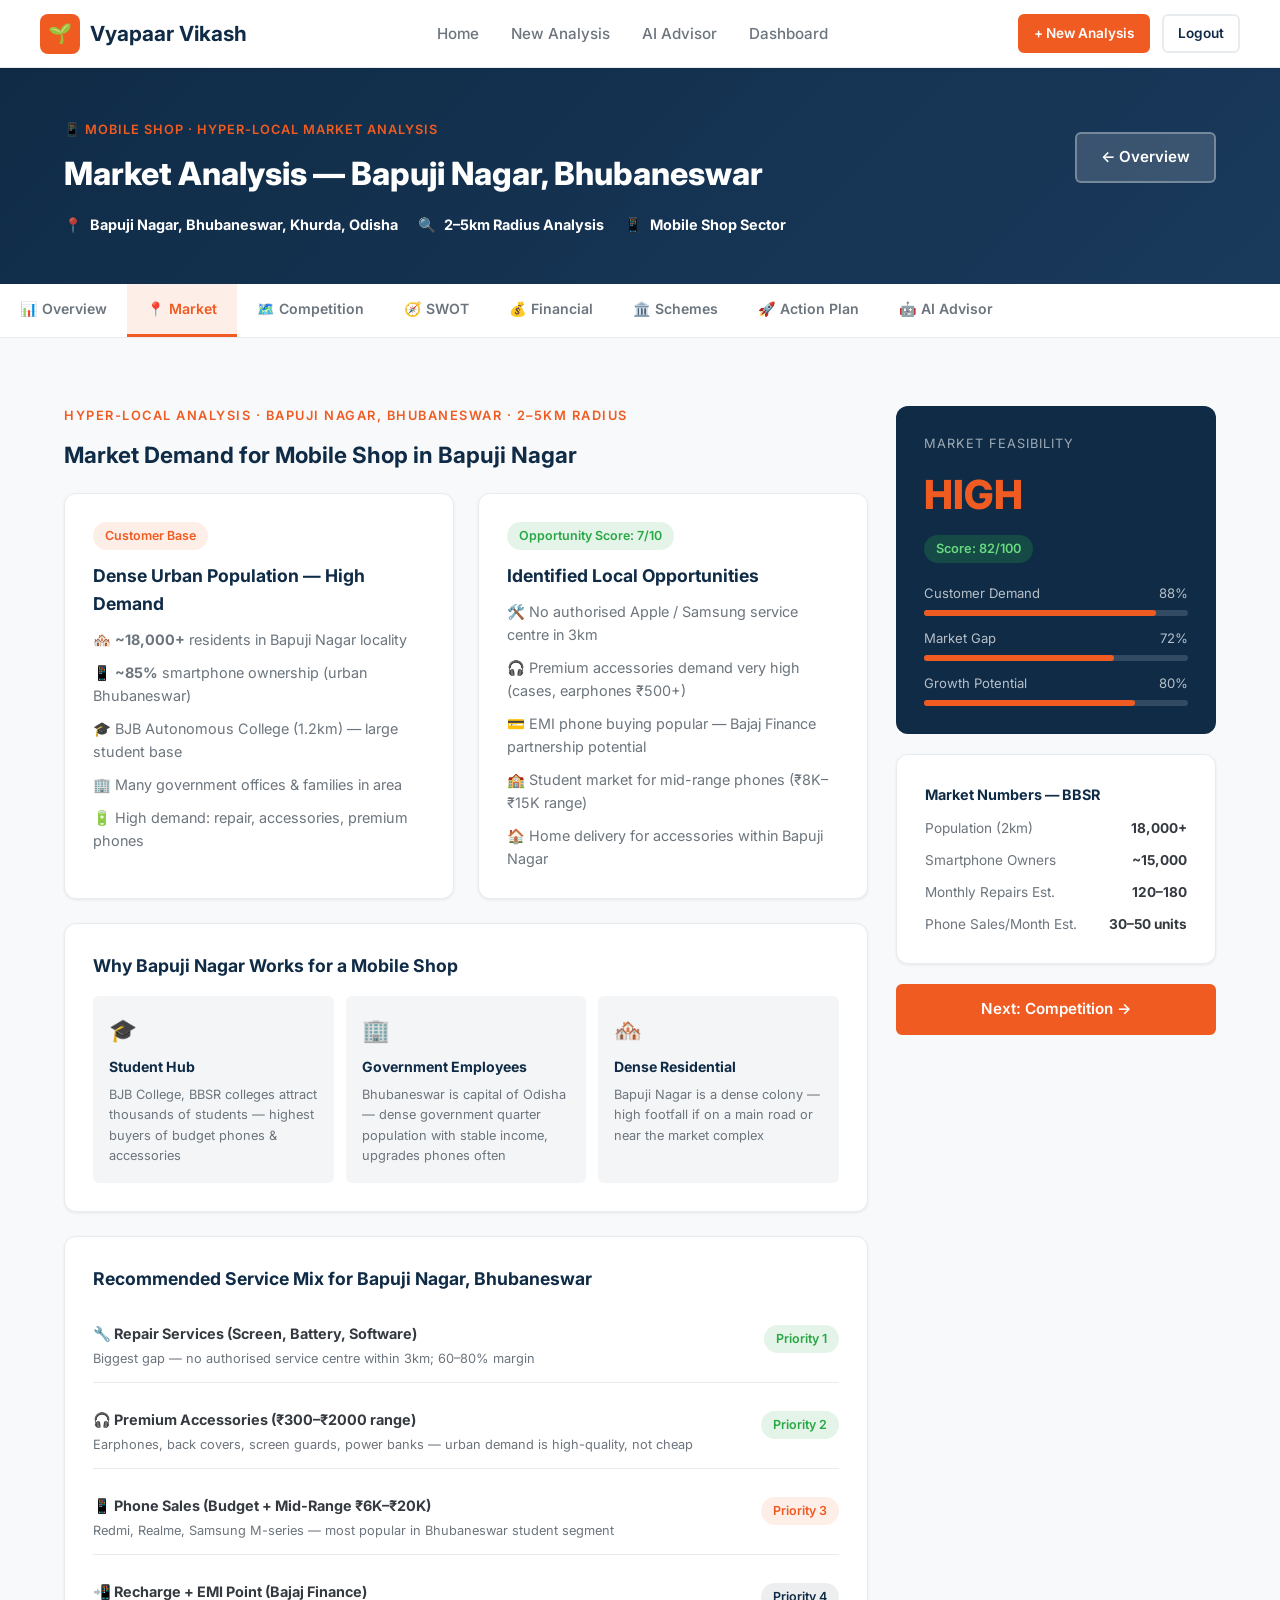
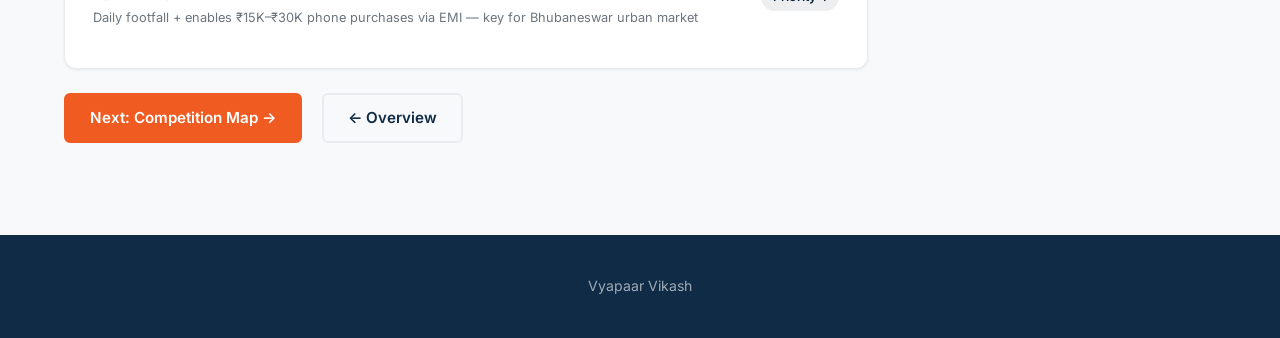
<file: frontend/pages/results-market.html>
<!DOCTYPE html>
<html lang="en">
<head>
  <meta charset="UTF-8"><meta name="viewport" content="width=device-width, initial-scale=1.0">
  <title>Market Analysis - Vyapaar Vikash</title>
  <link rel="stylesheet" href="../css/style.css">
  <style>
    .results-nav{display:flex;background:var(--white);border-bottom:var(--border);overflow-x:auto;position:sticky;top:68px;z-index:50;}
    .results-nav a{padding:14px 20px;font-size:0.88rem;font-weight:600;color:var(--gray-600);border-bottom:3px solid transparent;white-space:nowrap;transition:var(--transition);}
    .results-nav a:hover,.results-nav a.active{color:var(--orange);border-bottom-color:var(--orange);background:var(--orange-light);}
  </style>
</head>
<body>
  <nav class="navbar">
    <div class="navbar-inner">
      <a href="../index.html" class="logo"><div class="logo-icon">🌱</div>Vyapaar Vikash</a>
      <ul class="nav-links"><li><a href="../index.html">Home</a></li><li><a href="analyze.html">New Analysis</a></li><li><a href="advisor.html">AI Advisor</a></li><li><a href="dashboard.html">Dashboard</a></li></ul>
      <div class="d-flex gap-sm"><a href="analyze.html" class="btn btn-primary btn-sm">+ New Analysis</a><a href="login.html" class="btn btn-outline btn-sm">Logout</a></div>
    </div>
  </nav>
  <header class="results-header">
    <div class="container">
      <div class="d-flex justify-between align-center" style="flex-wrap:wrap;gap:16px;">
        <div>
          <span style="color:var(--orange);font-size:0.8rem;font-weight:600;text-transform:uppercase;letter-spacing:1px;">📱 Mobile Shop · Hyper-Local Market Analysis</span>
          <h1 style="font-size:2rem;font-weight:800;margin-top:6px;">Market Analysis — Bapuji Nagar, Bhubaneswar</h1>
        </div>
        <a href="results-overview.html" class="btn btn-ghost">← Overview</a>
      </div>
      <div class="results-meta" style="margin-top:14px;display:flex;flex-wrap:wrap;gap:20px;">
        <div class="results-meta-item">📍 <strong>Bapuji Nagar, Bhubaneswar, Khurda, Odisha</strong></div>
        <div class="results-meta-item">🔍 <strong>2–5km Radius Analysis</strong></div>
        <div class="results-meta-item">📱 <strong>Mobile Shop Sector</strong></div>
      </div>
    </div>
  </header>
  <div class="results-nav">
    <a href="results-overview.html">📊 Overview</a><a href="results-market.html" class="active">📍 Market</a>
    <a href="results-competition.html">🗺️ Competition</a><a href="results-swot.html">🧭 SWOT</a>
    <a href="results-financial.html">💰 Financial</a><a href="results-schemes.html">🏛️ Schemes</a>
    <a href="results-action.html">🚀 Action Plan</a><a href="advisor.html">🤖 AI Advisor</a>
  </div>

  <div class="container" style="padding:36px 24px 60px;">
    <div class="results-layout">
      <main>
        <div class="section-label">Hyper-Local Analysis · Bapuji Nagar, Bhubaneswar · 2–5km Radius</div>
        <h2 style="font-size:1.4rem;font-weight:700;color:var(--navy);margin-bottom:20px;">Market Demand for Mobile Shop in Bapuji Nagar</h2>

        <div class="grid-2" style="margin-bottom:24px;">
          <div class="card">
            <div class="tag tag-orange">Customer Base</div>
            <h3 class="card-title">Dense Urban Population — High Demand</h3>
            <ul style="font-size:0.9rem;color:var(--gray-600);display:flex;flex-direction:column;gap:10px;">
              <li>🏘️ <strong>~18,000+</strong> residents in Bapuji Nagar locality</li>
              <li>📱 <strong>~85%</strong> smartphone ownership (urban Bhubaneswar)</li>
              <li>🎓 BJB Autonomous College (1.2km) — large student base</li>
              <li>🏢 Many government offices & families in area</li>
              <li>🔋 High demand: repair, accessories, premium phones</li>
            </ul>
          </div>
          <div class="card">
            <div class="tag tag-green">Opportunity Score: 7/10</div>
            <h3 class="card-title">Identified Local Opportunities</h3>
            <ul style="font-size:0.9rem;color:var(--gray-600);display:flex;flex-direction:column;gap:10px;">
              <li>🛠️ No authorised Apple / Samsung service centre in 3km</li>
              <li>🎧 Premium accessories demand very high (cases, earphones ₹500+)</li>
              <li>💳 EMI phone buying popular — Bajaj Finance partnership potential</li>
              <li>🏫 Student market for mid-range phones (₹8K–₹15K range)</li>
              <li>🏠 Home delivery for accessories within Bapuji Nagar</li>
            </ul>
          </div>
        </div>

        <div class="card" style="margin-bottom:24px;">
          <h3 class="card-title" style="margin-bottom:16px;">Why Bapuji Nagar Works for a Mobile Shop</h3>
          <div class="grid-3" style="gap:12px;">
            <div style="background:var(--gray-100);border-radius:var(--radius-sm);padding:16px;">
              <div style="font-size:1.4rem;margin-bottom:8px;">🎓</div>
              <h4 style="font-size:0.88rem;font-weight:700;color:var(--navy);margin-bottom:6px;">Student Hub</h4>
              <p style="font-size:0.8rem;color:var(--gray-600);">BJB College, BBSR colleges attract thousands of students — highest buyers of budget phones & accessories</p>
            </div>
            <div style="background:var(--gray-100);border-radius:var(--radius-sm);padding:16px;">
              <div style="font-size:1.4rem;margin-bottom:8px;">🏢</div>
              <h4 style="font-size:0.88rem;font-weight:700;color:var(--navy);margin-bottom:6px;">Government Employees</h4>
              <p style="font-size:0.8rem;color:var(--gray-600);">Bhubaneswar is capital of Odisha — dense government quarter population with stable income, upgrades phones often</p>
            </div>
            <div style="background:var(--gray-100);border-radius:var(--radius-sm);padding:16px;">
              <div style="font-size:1.4rem;margin-bottom:8px;">🏘️</div>
              <h4 style="font-size:0.88rem;font-weight:700;color:var(--navy);margin-bottom:6px;">Dense Residential</h4>
              <p style="font-size:0.8rem;color:var(--gray-600);">Bapuji Nagar is a dense colony — high footfall if on a main road or near the market complex</p>
            </div>
          </div>
        </div>

        <div class="card" style="margin-bottom:24px;">
          <h3 class="card-title" style="margin-bottom:16px;">Recommended Service Mix for Bapuji Nagar, Bhubaneswar</h3>
          <div style="display:flex;flex-direction:column;gap:12px;">
            <div style="display:flex;justify-content:space-between;align-items:center;padding:12px 0;border-bottom:var(--border);">
              <div><strong style="font-size:0.9rem;">🔧 Repair Services (Screen, Battery, Software)</strong><p style="font-size:0.8rem;color:var(--gray-600);margin-top:3px;">Biggest gap — no authorised service centre within 3km; 60–80% margin</p></div>
              <span class="tag tag-green">Priority 1</span>
            </div>
            <div style="display:flex;justify-content:space-between;align-items:center;padding:12px 0;border-bottom:var(--border);">
              <div><strong style="font-size:0.9rem;">🎧 Premium Accessories (₹300–₹2000 range)</strong><p style="font-size:0.8rem;color:var(--gray-600);margin-top:3px;">Earphones, back covers, screen guards, power banks — urban demand is high-quality, not cheap</p></div>
              <span class="tag tag-green">Priority 2</span>
            </div>
            <div style="display:flex;justify-content:space-between;align-items:center;padding:12px 0;border-bottom:var(--border);">
              <div><strong style="font-size:0.9rem;">📱 Phone Sales (Budget + Mid-Range ₹6K–₹20K)</strong><p style="font-size:0.8rem;color:var(--gray-600);margin-top:3px;">Redmi, Realme, Samsung M-series — most popular in Bhubaneswar student segment</p></div>
              <span class="tag tag-orange">Priority 3</span>
            </div>
            <div style="display:flex;justify-content:space-between;align-items:center;padding:12px 0;">
              <div><strong style="font-size:0.9rem;">📲 Recharge + EMI Point (Bajaj Finance)</strong><p style="font-size:0.8rem;color:var(--gray-600);margin-top:3px;">Daily footfall + enables ₹15K–₹30K phone purchases via EMI — key for Bhubaneswar urban market</p></div>
              <span class="tag tag-navy">Priority 4</span>
            </div>
          </div>
        </div>

        <div class="d-flex gap-md" style="flex-wrap:wrap;">
          <a href="results-competition.html" class="btn btn-primary">Next: Competition Map →</a>
          <a href="results-overview.html" class="btn btn-outline">← Overview</a>
        </div>
      </main>

      <aside class="results-sidebar" style="padding-top:0;">
        <div class="score-card">
          <div class="score-label">Market Feasibility</div>
          <div class="score-value">HIGH</div>
          <span class="score-tag">Score: 82/100</span>
          <div class="score-bars mt-3">
            <div><div class="score-bar-label"><span>Customer Demand</span><span>88%</span></div><div class="score-bar-track"><div class="score-bar-fill" style="width:88%;"></div></div></div>
            <div><div class="score-bar-label"><span>Market Gap</span><span>72%</span></div><div class="score-bar-track"><div class="score-bar-fill" style="width:72%;"></div></div></div>
            <div><div class="score-bar-label"><span>Growth Potential</span><span>80%</span></div><div class="score-bar-track"><div class="score-bar-fill" style="width:80%;"></div></div></div>
          </div>
        </div>
        <div class="card">
          <h3 style="font-size:0.9rem;font-weight:700;color:var(--navy);margin-bottom:12px;">Market Numbers — BBSR</h3>
          <div style="font-size:0.85rem;display:flex;flex-direction:column;gap:10px;">
            <div style="display:flex;justify-content:space-between;"><span style="color:var(--gray-600);">Population (2km)</span><strong>18,000+</strong></div>
            <div style="display:flex;justify-content:space-between;"><span style="color:var(--gray-600);">Smartphone Owners</span><strong>~15,000</strong></div>
            <div style="display:flex;justify-content:space-between;"><span style="color:var(--gray-600);">Monthly Repairs Est.</span><strong>120–180</strong></div>
            <div style="display:flex;justify-content:space-between;"><span style="color:var(--gray-600);">Phone Sales/Month Est.</span><strong>30–50 units</strong></div>
          </div>
        </div>
        <a href="results-competition.html" class="btn btn-primary btn-full">Next: Competition →</a>
      </aside>
    </div>
  </div>
  <footer class="footer"><div class="container"><p>Vyapaar Vikash</p></div></footer>
</body>
</html>
</file>
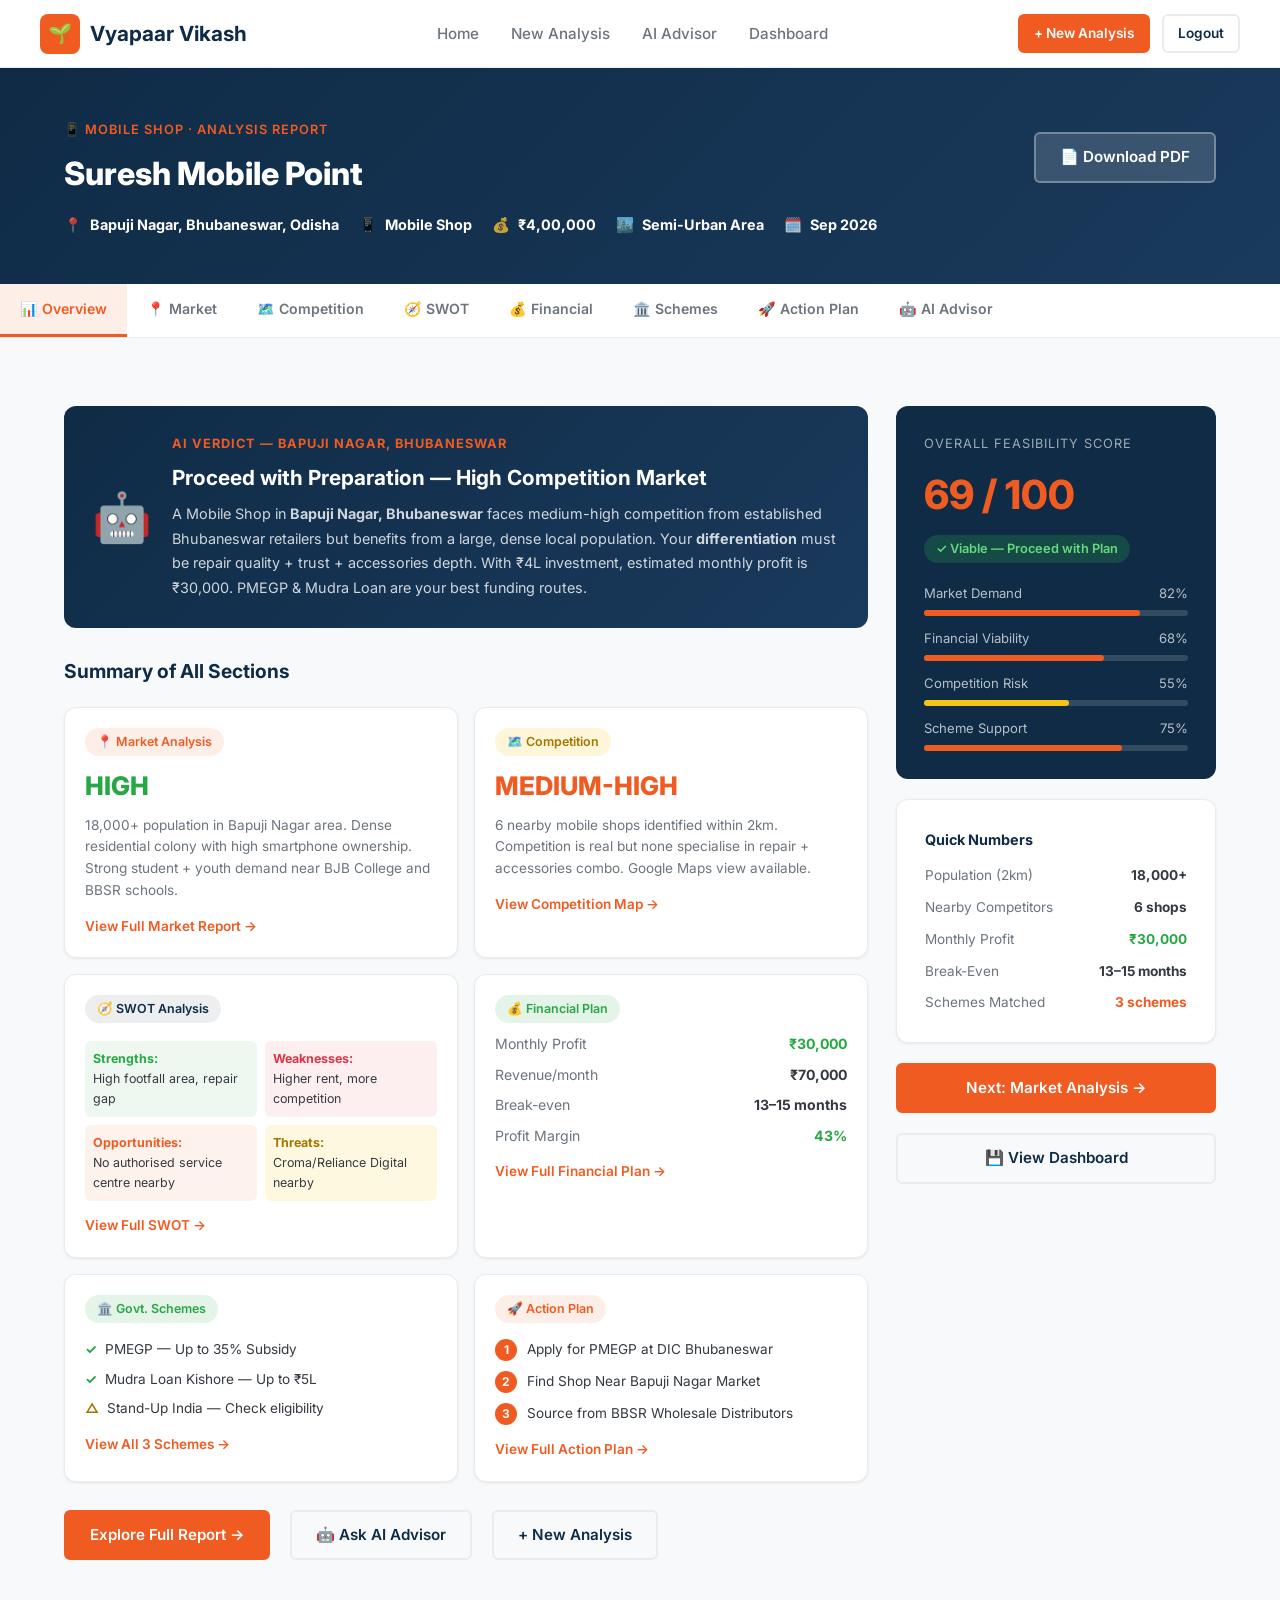
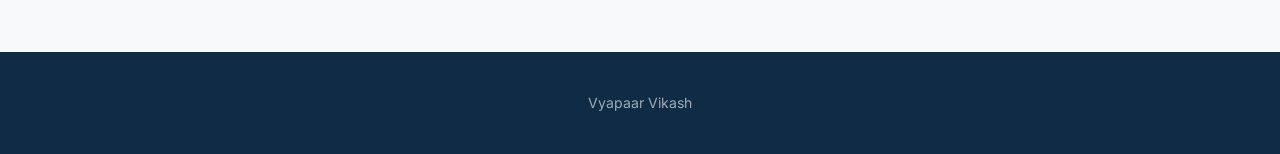
<file: frontend/pages/results-overview.html>
<!DOCTYPE html>
<html lang="en">
<head>
  <meta charset="UTF-8"><meta name="viewport" content="width=device-width, initial-scale=1.0">
  <title>Results Overview - Vyapaar Vikash</title>
  <link rel="stylesheet" href="../css/style.css">
  <style>
    .results-nav{display:flex;background:var(--white);border-bottom:var(--border);overflow-x:auto;position:sticky;top:68px;z-index:50;}
    .results-nav a{padding:14px 20px;font-size:0.88rem;font-weight:600;color:var(--gray-600);border-bottom:3px solid transparent;white-space:nowrap;transition:var(--transition);}
    .results-nav a:hover,.results-nav a.active{color:var(--orange);border-bottom-color:var(--orange);background:var(--orange-light);}
    .summary-card{background:var(--white);border:var(--border);border-radius:var(--radius-md);padding:20px;box-shadow:var(--shadow-sm);transition:var(--transition);}
    .summary-card:hover{box-shadow:var(--shadow-md);transform:translateY(-2px);}
    .score-green{color:var(--green);} .score-orange{color:var(--orange);} .score-yellow{color:#a07700;}
  </style>
</head>
<body>
  <nav class="navbar">
    <div class="navbar-inner">
      <a href="../index.html" class="logo"><div class="logo-icon">🌱</div>Vyapaar Vikash</a>
      <ul class="nav-links">
        <li><a href="../index.html">Home</a></li>
        <li><a href="analyze.html">New Analysis</a></li>
        <li><a href="advisor.html">AI Advisor</a></li>
        <li><a href="dashboard.html">Dashboard</a></li>
      </ul>
      <div class="d-flex gap-sm">
        <a href="analyze.html" class="btn btn-primary btn-sm">+ New Analysis</a>
        <a href="login.html" class="btn btn-outline btn-sm">Logout</a>
      </div>
    </div>
  </nav>

  <header class="results-header">
    <div class="container">
      <div class="d-flex justify-between align-center" style="flex-wrap:wrap;gap:16px;">
        <div>
          <span style="color:var(--orange);font-size:0.8rem;font-weight:600;text-transform:uppercase;letter-spacing:1px;">📱 Mobile Shop · Analysis Report</span>
          <h1 style="font-size:2rem;font-weight:800;margin-top:6px;">Suresh Mobile Point</h1>
        </div>
        <a href="#" onclick="window.print()" class="btn btn-ghost">📄 Download PDF</a>
      </div>
      <div class="results-meta" style="margin-top:14px;display:flex;flex-wrap:wrap;gap:20px;">
        <div class="results-meta-item">📍 <strong>Bapuji Nagar, Bhubaneswar, Odisha</strong></div>
        <div class="results-meta-item">📱 <strong>Mobile Shop</strong></div>
        <div class="results-meta-item">💰 <strong>₹4,00,000</strong></div>
        <div class="results-meta-item">🏙️ <strong>Semi-Urban Area</strong></div>
        <div class="results-meta-item">🗓️ <strong>Sep 2026</strong></div>
      </div>
    </div>
  </header>

  <div class="results-nav">
    <a href="results-overview.html" class="active">📊 Overview</a>
    <a href="results-market.html">📍 Market</a>
    <a href="results-competition.html">🗺️ Competition</a>
    <a href="results-swot.html">🧭 SWOT</a>
    <a href="results-financial.html">💰 Financial</a>
    <a href="results-schemes.html">🏛️ Schemes</a>
    <a href="results-action.html">🚀 Action Plan</a>
    <a href="advisor.html">🤖 AI Advisor</a>
  </div>

  <div class="container" style="padding:36px 24px 60px;">
    <div class="results-layout">
      <main>
        <!-- AI Verdict Banner -->
        <div style="background:linear-gradient(135deg,#0f2b46,#1a3a5c);color:white;border-radius:var(--radius-md);padding:28px;margin-bottom:28px;display:flex;gap:20px;align-items:center;">
          <div style="font-size:3rem;flex-shrink:0;">🤖</div>
          <div>
            <div style="font-size:0.8rem;color:var(--orange);font-weight:700;text-transform:uppercase;letter-spacing:1px;margin-bottom:6px;">AI Verdict — Bapuji Nagar, Bhubaneswar</div>
            <h2 style="font-size:1.3rem;font-weight:700;margin-bottom:8px;">Proceed with Preparation — High Competition Market</h2>
            <p style="font-size:0.9rem;color:rgba(255,255,255,0.8);line-height:1.7;">A Mobile Shop in <strong>Bapuji Nagar, Bhubaneswar</strong> faces medium-high competition from established Bhubaneswar retailers but benefits from a large, dense local population. Your <strong>differentiation</strong> must be repair quality + trust + accessories depth. With ₹4L investment, estimated monthly profit is ₹30,000. PMEGP & Mudra Loan are your best funding routes.</p>
          </div>
        </div>

        <h2 style="font-size:1.2rem;font-weight:700;color:var(--navy);margin-bottom:20px;">Summary of All Sections</h2>
        <div class="grid-2" style="gap:16px;margin-bottom:28px;">

          <a href="results-market.html" class="summary-card" style="display:block;">
            <div class="tag tag-orange" style="margin-bottom:10px;">📍 Market Analysis</div>
            <div style="font-size:1.6rem;font-weight:800;" class="score-green">HIGH</div>
            <p style="font-size:0.85rem;color:var(--gray-600);margin-top:8px;">18,000+ population in Bapuji Nagar area. Dense residential colony with high smartphone ownership. Strong student + youth demand near BJB College and BBSR schools.</p>
            <div style="margin-top:14px;color:var(--orange);font-size:0.85rem;font-weight:600;">View Full Market Report →</div>
          </a>

          <a href="results-competition.html" class="summary-card" style="display:block;">
            <div class="tag tag-yellow" style="margin-bottom:10px;">🗺️ Competition</div>
            <div style="font-size:1.6rem;font-weight:800;" class="score-orange">MEDIUM-HIGH</div>
            <p style="font-size:0.85rem;color:var(--gray-600);margin-top:8px;">6 nearby mobile shops identified within 2km. Competition is real but none specialise in repair + accessories combo. Google Maps view available.</p>
            <div style="margin-top:14px;color:var(--orange);font-size:0.85rem;font-weight:600;">View Competition Map →</div>
          </a>

          <a href="results-swot.html" class="summary-card" style="display:block;">
            <div class="tag tag-navy" style="margin-bottom:10px;">🧭 SWOT Analysis</div>
            <div style="display:grid;grid-template-columns:1fr 1fr;gap:8px;margin-top:8px;">
              <div style="background:rgba(40,167,69,0.08);border-radius:6px;padding:8px;font-size:0.78rem;"><strong style="color:var(--green);">Strengths:</strong><br>High footfall area, repair gap</div>
              <div style="background:rgba(220,53,69,0.08);border-radius:6px;padding:8px;font-size:0.78rem;"><strong style="color:var(--red);">Weaknesses:</strong><br>Higher rent, more competition</div>
              <div style="background:rgba(240,91,34,0.08);border-radius:6px;padding:8px;font-size:0.78rem;"><strong style="color:var(--orange);">Opportunities:</strong><br>No authorised service centre nearby</div>
              <div style="background:rgba(255,193,7,0.12);border-radius:6px;padding:8px;font-size:0.78rem;"><strong style="color:#a07700;">Threats:</strong><br>Croma/Reliance Digital nearby</div>
            </div>
            <div style="margin-top:14px;color:var(--orange);font-size:0.85rem;font-weight:600;">View Full SWOT →</div>
          </a>

          <a href="results-financial.html" class="summary-card" style="display:block;">
            <div class="tag tag-green" style="margin-bottom:10px;">💰 Financial Plan</div>
            <div style="display:flex;flex-direction:column;gap:8px;font-size:0.88rem;">
              <div style="display:flex;justify-content:space-between;"><span style="color:var(--gray-600);">Monthly Profit</span><strong style="color:var(--green);">₹30,000</strong></div>
              <div style="display:flex;justify-content:space-between;"><span style="color:var(--gray-600);">Revenue/month</span><strong>₹70,000</strong></div>
              <div style="display:flex;justify-content:space-between;"><span style="color:var(--gray-600);">Break-even</span><strong>13–15 months</strong></div>
              <div style="display:flex;justify-content:space-between;"><span style="color:var(--gray-600);">Profit Margin</span><strong style="color:var(--green);">43%</strong></div>
            </div>
            <div style="margin-top:14px;color:var(--orange);font-size:0.85rem;font-weight:600;">View Full Financial Plan →</div>
          </a>

          <a href="results-schemes.html" class="summary-card" style="display:block;">
            <div class="tag tag-green" style="margin-bottom:10px;">🏛️ Govt. Schemes</div>
            <div style="display:flex;flex-direction:column;gap:8px;margin-top:6px;">
              <div style="display:flex;align-items:center;gap:8px;font-size:0.85rem;"><span style="color:var(--green);font-weight:700;">✓</span> PMEGP — Up to 35% Subsidy</div>
              <div style="display:flex;align-items:center;gap:8px;font-size:0.85rem;"><span style="color:var(--green);font-weight:700;">✓</span> Mudra Loan Kishore — Up to ₹5L</div>
              <div style="display:flex;align-items:center;gap:8px;font-size:0.85rem;"><span style="color:#a07700;font-weight:700;">△</span> Stand-Up India — Check eligibility</div>
            </div>
            <div style="margin-top:14px;color:var(--orange);font-size:0.85rem;font-weight:600;">View All 3 Schemes →</div>
          </a>

          <a href="results-action.html" class="summary-card" style="display:block;">
            <div class="tag tag-orange" style="margin-bottom:10px;">🚀 Action Plan</div>
            <div style="display:flex;flex-direction:column;gap:10px;margin-top:6px;">
              <div style="display:flex;gap:10px;align-items:flex-start;font-size:0.85rem;"><span style="background:var(--orange);color:white;width:22px;height:22px;border-radius:50%;display:inline-flex;align-items:center;justify-content:center;font-size:0.75rem;font-weight:700;flex-shrink:0;">1</span>Apply for PMEGP at DIC Bhubaneswar</div>
              <div style="display:flex;gap:10px;align-items:flex-start;font-size:0.85rem;"><span style="background:var(--orange);color:white;width:22px;height:22px;border-radius:50%;display:inline-flex;align-items:center;justify-content:center;font-size:0.75rem;font-weight:700;flex-shrink:0;">2</span>Find Shop Near Bapuji Nagar Market</div>
              <div style="display:flex;gap:10px;align-items:flex-start;font-size:0.85rem;"><span style="background:var(--orange);color:white;width:22px;height:22px;border-radius:50%;display:inline-flex;align-items:center;justify-content:center;font-size:0.75rem;font-weight:700;flex-shrink:0;">3</span>Source from BBSR Wholesale Distributors</div>
            </div>
            <div style="margin-top:14px;color:var(--orange);font-size:0.85rem;font-weight:600;">View Full Action Plan →</div>
          </a>

        </div>

        <div class="d-flex gap-md" style="flex-wrap:wrap;">
          <a href="results-market.html" class="btn btn-primary">Explore Full Report →</a>
          <a href="advisor.html" class="btn btn-outline">🤖 Ask AI Advisor</a>
          <a href="analyze.html" class="btn btn-outline">+ New Analysis</a>
        </div>
      </main>

      <aside class="results-sidebar" style="padding-top:0;">
        <div class="score-card">
          <div class="score-label">Overall Feasibility Score</div>
          <div class="score-value">69 / 100</div>
          <span class="score-tag">✓ Viable — Proceed with Plan</span>
          <div class="score-bars mt-3">
            <div><div class="score-bar-label"><span>Market Demand</span><span>82%</span></div><div class="score-bar-track"><div class="score-bar-fill" style="width:82%"></div></div></div>
            <div><div class="score-bar-label"><span>Financial Viability</span><span>68%</span></div><div class="score-bar-track"><div class="score-bar-fill" style="width:68%"></div></div></div>
            <div><div class="score-bar-label"><span>Competition Risk</span><span>55%</span></div><div class="score-bar-track"><div class="score-bar-fill" style="width:55%;background:#f5c518;"></div></div></div>
            <div><div class="score-bar-label"><span>Scheme Support</span><span>75%</span></div><div class="score-bar-track"><div class="score-bar-fill" style="width:75%"></div></div></div>
          </div>
        </div>
        <div class="card">
          <h3 style="font-size:0.9rem;font-weight:700;color:var(--navy);margin-bottom:14px;">Quick Numbers</h3>
          <div style="display:flex;flex-direction:column;gap:10px;font-size:0.85rem;">
            <div style="display:flex;justify-content:space-between;"><span style="color:var(--gray-600);">Population (2km)</span><strong>18,000+</strong></div>
            <div style="display:flex;justify-content:space-between;"><span style="color:var(--gray-600);">Nearby Competitors</span><strong>6 shops</strong></div>
            <div style="display:flex;justify-content:space-between;"><span style="color:var(--gray-600);">Monthly Profit</span><strong style="color:var(--green);">₹30,000</strong></div>
            <div style="display:flex;justify-content:space-between;"><span style="color:var(--gray-600);">Break-Even</span><strong>13–15 months</strong></div>
            <div style="display:flex;justify-content:space-between;"><span style="color:var(--gray-600);">Schemes Matched</span><strong style="color:var(--orange);">3 schemes</strong></div>
          </div>
        </div>
        <a href="results-market.html" class="btn btn-primary btn-full">Next: Market Analysis →</a>
        <a href="dashboard.html" class="btn btn-outline btn-full">💾 View Dashboard</a>
      </aside>
    </div>
  </div>
  <footer class="footer"><div class="container"><p>Vyapaar Vikash</p></div></footer>
</body>
</html>
</file>
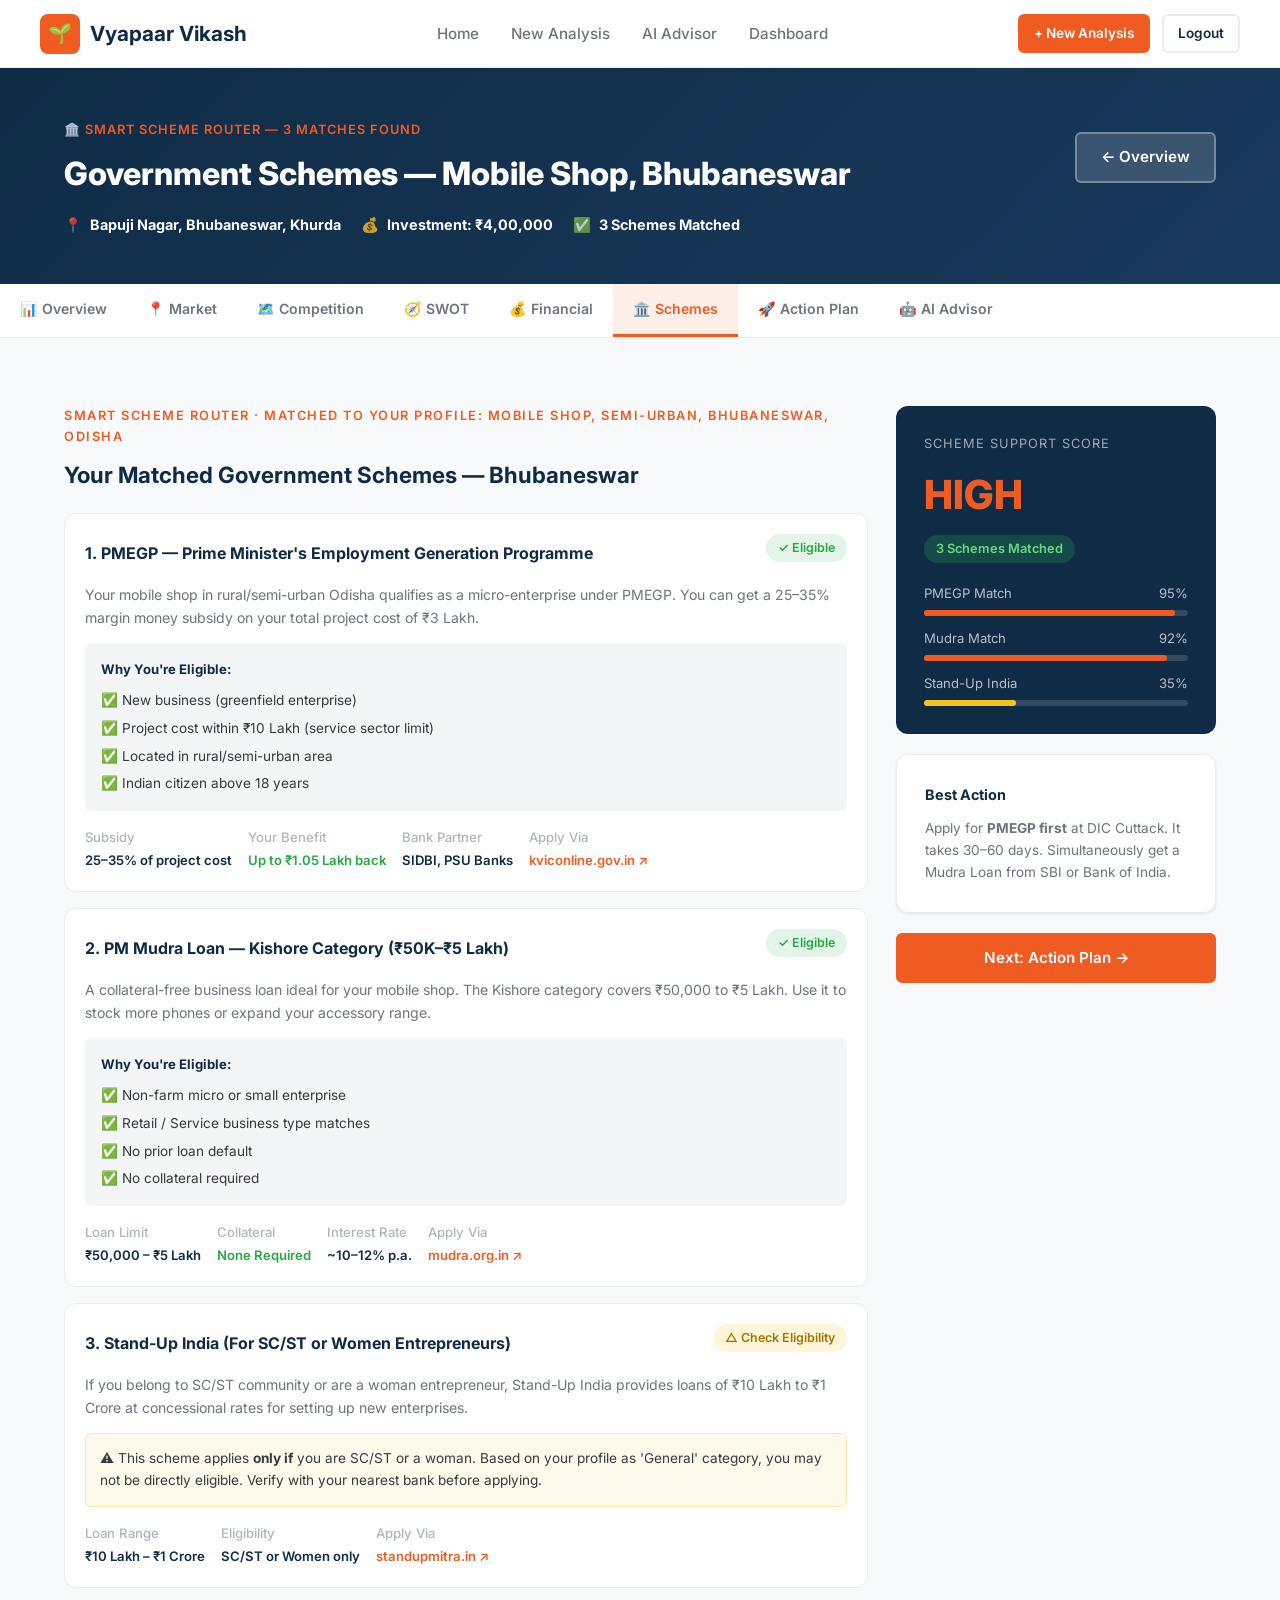
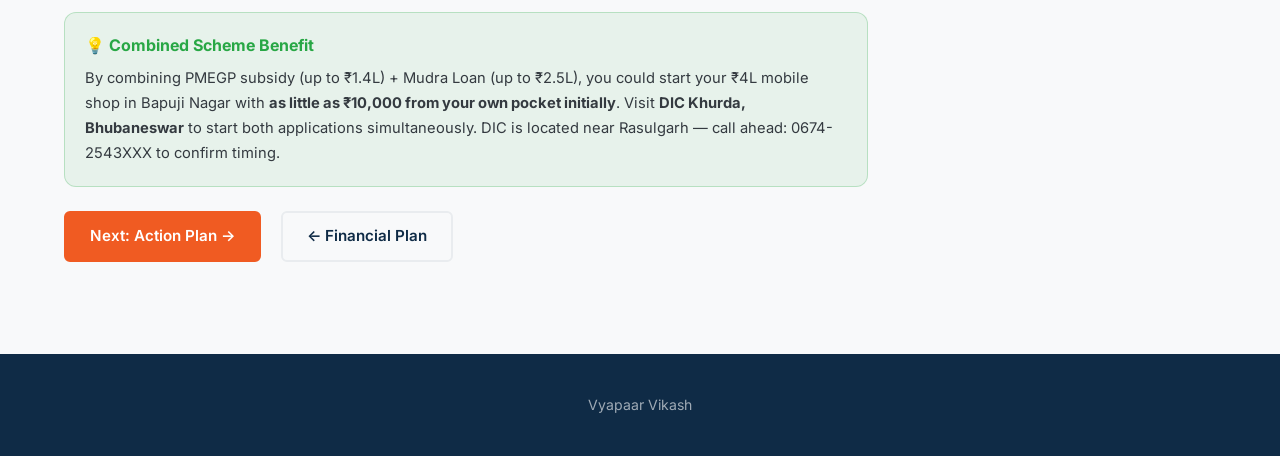
<file: frontend/pages/results-schemes.html>
<!DOCTYPE html>
<html lang="en">
<head>
  <meta charset="UTF-8"><meta name="viewport" content="width=device-width, initial-scale=1.0">
  <title>Govt. Schemes - Vyapaar Vikash</title>
  <link rel="stylesheet" href="../css/style.css">
  <style>
    .results-nav{display:flex;background:var(--white);border-bottom:var(--border);overflow-x:auto;position:sticky;top:68px;z-index:50;}
    .results-nav a{padding:14px 20px;font-size:0.88rem;font-weight:600;color:var(--gray-600);border-bottom:3px solid transparent;white-space:nowrap;transition:var(--transition);}
    .results-nav a:hover,.results-nav a.active{color:var(--orange);border-bottom-color:var(--orange);background:var(--orange-light);}
  </style>
</head>
<body>
  <nav class="navbar">
    <div class="navbar-inner">
      <a href="../index.html" class="logo"><div class="logo-icon">🌱</div>Vyapaar Vikash</a>
      <ul class="nav-links"><li><a href="../index.html">Home</a></li><li><a href="analyze.html">New Analysis</a></li><li><a href="advisor.html">AI Advisor</a></li><li><a href="dashboard.html">Dashboard</a></li></ul>
      <div class="d-flex gap-sm"><a href="analyze.html" class="btn btn-primary btn-sm">+ New Analysis</a><a href="login.html" class="btn btn-outline btn-sm">Logout</a></div>
    </div>
  </nav>
  <header class="results-header">
    <div class="container">
      <div class="d-flex justify-between align-center" style="flex-wrap:wrap;gap:16px;">
        <div>
          <span style="color:var(--orange);font-size:0.8rem;font-weight:600;text-transform:uppercase;letter-spacing:1px;">🏛️ Smart Scheme Router — 3 Matches Found</span>
          <h1 style="font-size:2rem;font-weight:800;margin-top:6px;">Government Schemes — Mobile Shop, Bhubaneswar</h1>
        </div>
        <a href="results-overview.html" class="btn btn-ghost">← Overview</a>
      </div>
      <div class="results-meta" style="margin-top:14px;display:flex;flex-wrap:wrap;gap:20px;">
        <div class="results-meta-item">📍 <strong>Bapuji Nagar, Bhubaneswar, Khurda</strong></div>
        <div class="results-meta-item">💰 <strong>Investment: ₹4,00,000</strong></div>
        <div class="results-meta-item">✅ <strong>3 Schemes Matched</strong></div>
      </div>
    </div>
  </header>
  <div class="results-nav">
    <a href="results-overview.html">📊 Overview</a><a href="results-market.html">📍 Market</a>
    <a href="results-competition.html">🗺️ Competition</a><a href="results-swot.html">🧭 SWOT</a>
    <a href="results-financial.html">💰 Financial</a><a href="results-schemes.html" class="active">🏛️ Schemes</a>
    <a href="results-action.html">🚀 Action Plan</a><a href="advisor.html">🤖 AI Advisor</a>
  </div>

  <div class="container" style="padding:36px 24px 60px;">
    <div class="results-layout">
      <main>
        <div class="section-label">Smart Scheme Router · Matched to Your Profile: Mobile Shop, Semi-Urban, Bhubaneswar, Odisha</div>
        <h2 style="font-size:1.4rem;font-weight:700;color:var(--navy);margin-bottom:20px;">Your Matched Government Schemes — Bhubaneswar</h2>

        <div class="scheme-list">

          <!-- PMEGP -->
          <div class="scheme-card">
            <div class="scheme-card-header" style="flex-wrap:wrap;gap:10px;">
              <h3 class="scheme-card-title">1. PMEGP — Prime Minister's Employment Generation Programme</h3>
              <span class="tag tag-green" style="white-space:nowrap;">✓ Eligible</span>
            </div>
            <p class="scheme-card-desc">Your mobile shop in rural/semi-urban Odisha qualifies as a micro-enterprise under PMEGP. You can get a 25–35% margin money subsidy on your total project cost of ₹3 Lakh.</p>
            <div style="background:var(--gray-100);border-radius:var(--radius-sm);padding:16px;margin-bottom:16px;">
              <div style="font-size:0.82rem;font-weight:700;color:var(--navy);margin-bottom:10px;">Why You're Eligible:</div>
              <ul style="font-size:0.85rem;color:var(--gray-700);list-style:none;display:flex;flex-direction:column;gap:6px;">
                <li>✅ New business (greenfield enterprise)</li>
                <li>✅ Project cost within ₹10 Lakh (service sector limit)</li>
                <li>✅ Located in rural/semi-urban area</li>
                <li>✅ Indian citizen above 18 years</li>
              </ul>
            </div>
            <div class="scheme-card-details" style="flex-wrap:wrap;gap:16px;">
              <div class="scheme-detail-item"><span class="scheme-detail-label">Subsidy</span><span class="scheme-detail-value">25–35% of project cost</span></div>
              <div class="scheme-detail-item"><span class="scheme-detail-label">Your Benefit</span><span class="scheme-detail-value" style="color:var(--green);">Up to ₹1.05 Lakh back</span></div>
              <div class="scheme-detail-item"><span class="scheme-detail-label">Bank Partner</span><span class="scheme-detail-value">SIDBI, PSU Banks</span></div>
              <div class="scheme-detail-item"><span class="scheme-detail-label">Apply Via</span><span class="scheme-detail-value"><a href="https://www.kviconline.gov.in/pmegpeportal/pmegphome/index.jsp" target="_blank" style="color:var(--orange);">kviconline.gov.in ↗</a></span></div>
            </div>
          </div>

          <!-- Mudra Loan -->
          <div class="scheme-card">
            <div class="scheme-card-header" style="flex-wrap:wrap;gap:10px;">
              <h3 class="scheme-card-title">2. PM Mudra Loan — Kishore Category (₹50K–₹5 Lakh)</h3>
              <span class="tag tag-green" style="white-space:nowrap;">✓ Eligible</span>
            </div>
            <p class="scheme-card-desc">A collateral-free business loan ideal for your mobile shop. The Kishore category covers ₹50,000 to ₹5 Lakh. Use it to stock more phones or expand your accessory range.</p>
            <div style="background:var(--gray-100);border-radius:var(--radius-sm);padding:16px;margin-bottom:16px;">
              <div style="font-size:0.82rem;font-weight:700;color:var(--navy);margin-bottom:10px;">Why You're Eligible:</div>
              <ul style="font-size:0.85rem;color:var(--gray-700);list-style:none;display:flex;flex-direction:column;gap:6px;">
                <li>✅ Non-farm micro or small enterprise</li>
                <li>✅ Retail / Service business type matches</li>
                <li>✅ No prior loan default</li>
                <li>✅ No collateral required</li>
              </ul>
            </div>
            <div class="scheme-card-details" style="flex-wrap:wrap;gap:16px;">
              <div class="scheme-detail-item"><span class="scheme-detail-label">Loan Limit</span><span class="scheme-detail-value">₹50,000 – ₹5 Lakh</span></div>
              <div class="scheme-detail-item"><span class="scheme-detail-label">Collateral</span><span class="scheme-detail-value" style="color:var(--green);">None Required</span></div>
              <div class="scheme-detail-item"><span class="scheme-detail-label">Interest Rate</span><span class="scheme-detail-value">~10–12% p.a.</span></div>
              <div class="scheme-detail-item"><span class="scheme-detail-label">Apply Via</span><span class="scheme-detail-value"><a href="https://mudra.org.in" target="_blank" style="color:var(--orange);">mudra.org.in ↗</a></span></div>
            </div>
          </div>

          <!-- Stand-Up India -->
          <div class="scheme-card">
            <div class="scheme-card-header" style="flex-wrap:wrap;gap:10px;">
              <h3 class="scheme-card-title">3. Stand-Up India (For SC/ST or Women Entrepreneurs)</h3>
              <span class="tag tag-yellow" style="white-space:nowrap;">△ Check Eligibility</span>
            </div>
            <p class="scheme-card-desc">If you belong to SC/ST community or are a woman entrepreneur, Stand-Up India provides loans of ₹10 Lakh to ₹1 Crore at concessional rates for setting up new enterprises.</p>
            <div style="background:rgba(255,193,7,0.08);border:1px solid rgba(255,193,7,0.3);border-radius:var(--radius-sm);padding:14px;margin-bottom:16px;font-size:0.85rem;color:var(--gray-800);">
              ⚠️ This scheme applies <strong>only if</strong> you are SC/ST or a woman. Based on your profile as 'General' category, you may not be directly eligible. Verify with your nearest bank before applying.
            </div>
            <div class="scheme-card-details" style="flex-wrap:wrap;gap:16px;">
              <div class="scheme-detail-item"><span class="scheme-detail-label">Loan Range</span><span class="scheme-detail-value">₹10 Lakh – ₹1 Crore</span></div>
              <div class="scheme-detail-item"><span class="scheme-detail-label">Eligibility</span><span class="scheme-detail-value">SC/ST or Women only</span></div>
              <div class="scheme-detail-item"><span class="scheme-detail-label">Apply Via</span><span class="scheme-detail-value"><a href="https://www.standupmitra.in" target="_blank" style="color:var(--orange);">standupmitra.in ↗</a></span></div>
            </div>
          </div>

        </div>

        <div style="background:rgba(40,167,69,0.08);border:1px solid rgba(40,167,69,0.25);border-radius:var(--radius-md);padding:20px;margin-top:24px;margin-bottom:24px;">
          <h3 style="color:var(--green);font-size:1rem;font-weight:700;margin-bottom:8px;">💡 Combined Scheme Benefit</h3>
          <p style="font-size:0.92rem;color:var(--gray-800);line-height:1.7;">By combining PMEGP subsidy (up to ₹1.4L) + Mudra Loan (up to ₹2.5L), you could start your ₹4L mobile shop in Bapuji Nagar with <strong>as little as ₹10,000 from your own pocket initially</strong>. Visit <strong>DIC Khurda, Bhubaneswar</strong> to start both applications simultaneously. DIC is located near Rasulgarh — call ahead: 0674-2543XXX to confirm timing.</p>
        </div>

        <div class="d-flex gap-md" style="flex-wrap:wrap;">
          <a href="results-action.html" class="btn btn-primary">Next: Action Plan →</a>
          <a href="results-financial.html" class="btn btn-outline">← Financial Plan</a>
        </div>
      </main>

      <aside class="results-sidebar" style="padding-top:0;">
        <div class="score-card">
          <div class="score-label">Scheme Support Score</div>
          <div class="score-value">HIGH</div>
          <span class="score-tag">3 Schemes Matched</span>
          <div class="score-bars mt-3">
            <div><div class="score-bar-label"><span>PMEGP Match</span><span>95%</span></div><div class="score-bar-track"><div class="score-bar-fill" style="width:95%;"></div></div></div>
            <div><div class="score-bar-label"><span>Mudra Match</span><span>92%</span></div><div class="score-bar-track"><div class="score-bar-fill" style="width:92%;"></div></div></div>
            <div><div class="score-bar-label"><span>Stand-Up India</span><span>35%</span></div><div class="score-bar-track"><div class="score-bar-fill" style="width:35%;background:#f5c518;"></div></div></div>
          </div>
        </div>
        <div class="card">
          <h3 style="font-size:0.9rem;font-weight:700;color:var(--navy);margin-bottom:12px;">Best Action</h3>
          <p style="font-size:0.85rem;color:var(--gray-600);line-height:1.6;">Apply for <strong>PMEGP first</strong> at DIC Cuttack. It takes 30–60 days. Simultaneously get a Mudra Loan from SBI or Bank of India.</p>
        </div>
        <a href="results-action.html" class="btn btn-primary btn-full">Next: Action Plan →</a>
      </aside>
    </div>
  </div>
  <footer class="footer"><div class="container"><p>Vyapaar Vikash</p></div></footer>
</body>
</html>
</file>
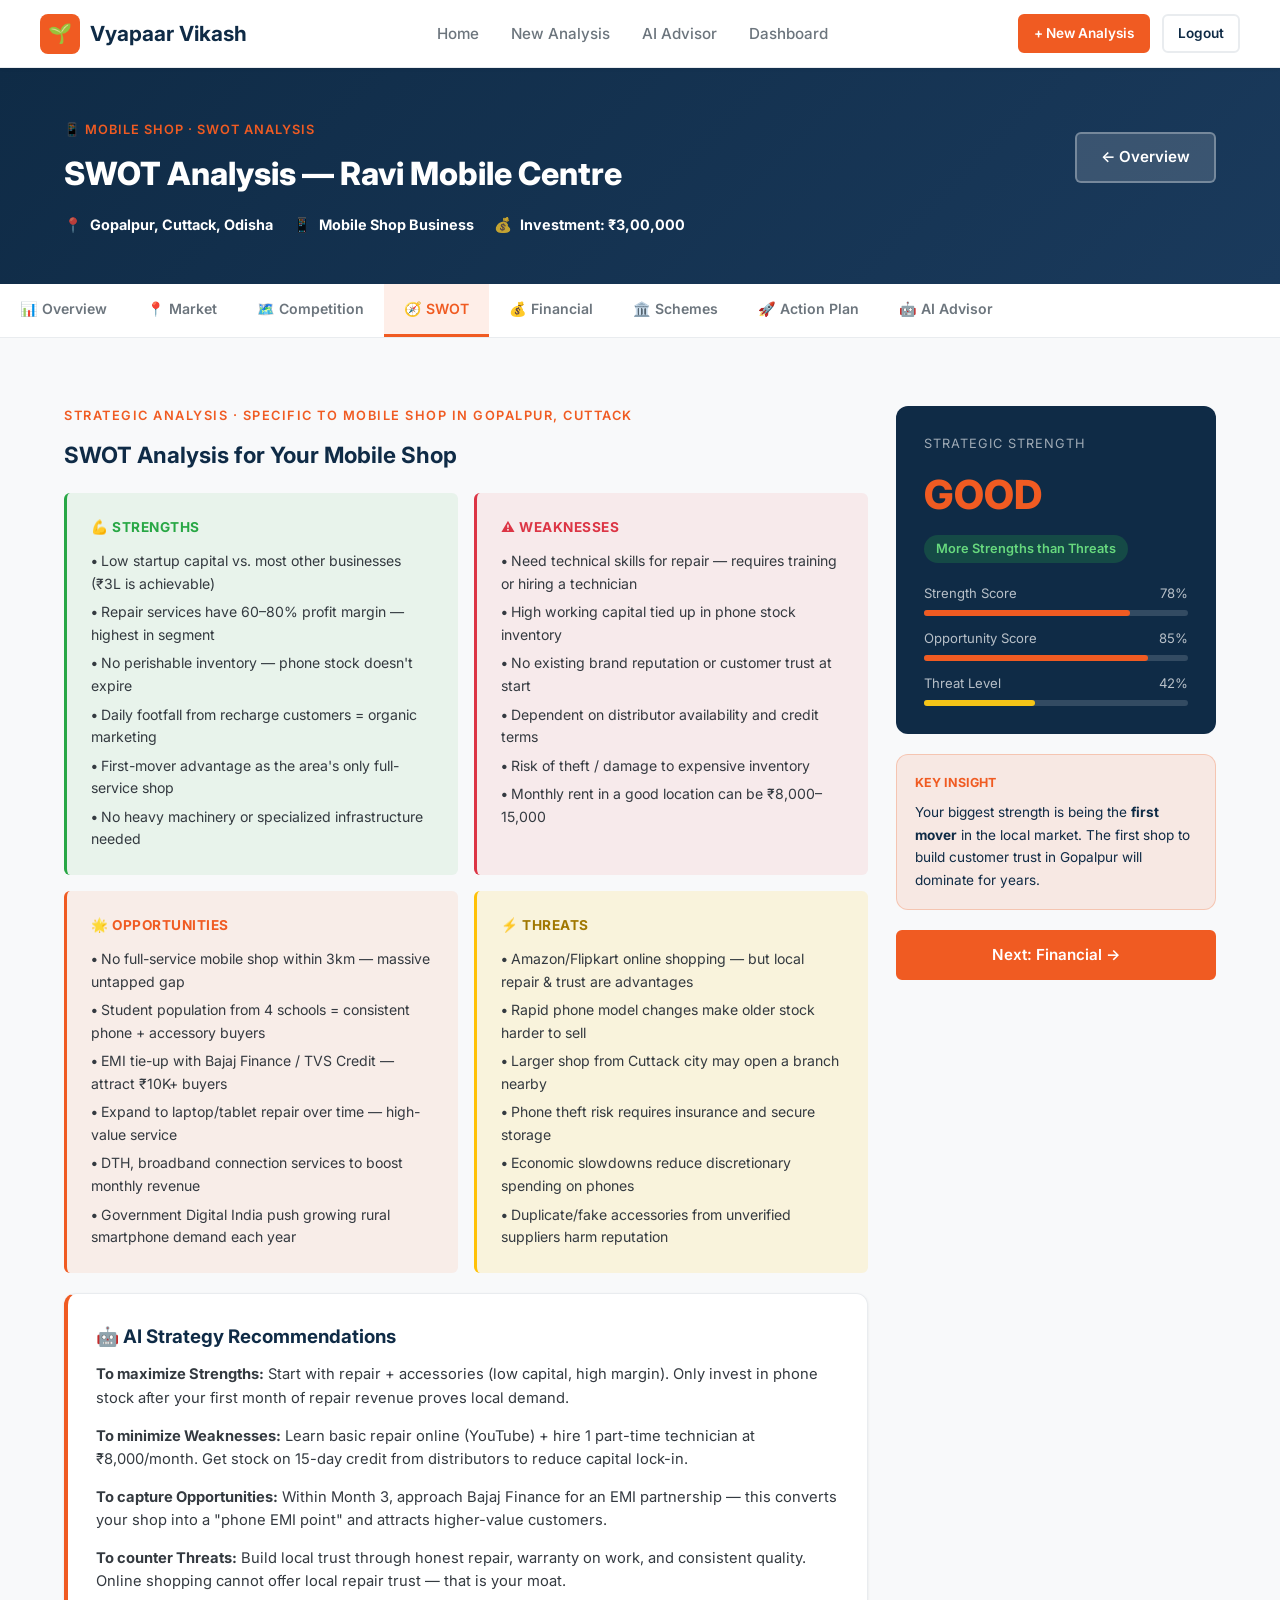
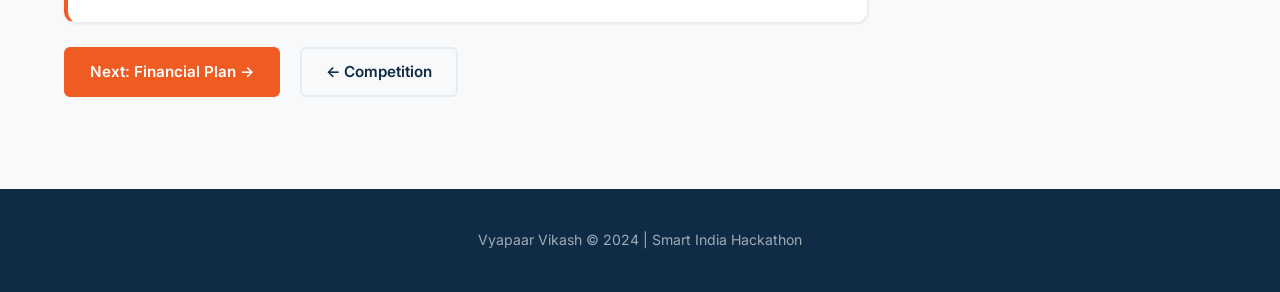
<file: frontend/pages/results-swot.html>
<!DOCTYPE html>
<html lang="en">
<head>
  <meta charset="UTF-8"><meta name="viewport" content="width=device-width, initial-scale=1.0">
  <title>SWOT Analysis - Vyapaar Vikash</title>
  <link rel="stylesheet" href="../css/style.css">
  <style>
    .results-nav{display:flex;background:var(--white);border-bottom:var(--border);overflow-x:auto;position:sticky;top:68px;z-index:50;}
    .results-nav a{padding:14px 20px;font-size:0.88rem;font-weight:600;color:var(--gray-600);border-bottom:3px solid transparent;white-space:nowrap;transition:var(--transition);}
    .results-nav a:hover,.results-nav a.active{color:var(--orange);border-bottom-color:var(--orange);background:var(--orange-light);}
    .swot-full{border-radius:var(--radius-md);padding:28px;margin-bottom:8px;}
    .swot-full h3{font-size:1rem;font-weight:800;text-transform:uppercase;letter-spacing:0.5px;margin-bottom:16px;}
    .swot-full ul{display:flex;flex-direction:column;gap:10px;list-style:none;}
    .swot-full ul li{font-size:0.92rem;line-height:1.6;padding:10px 14px;border-radius:6px;}
  </style>
</head>
<body>
  <nav class="navbar">
    <div class="navbar-inner">
      <a href="../index.html" class="logo"><div class="logo-icon">🌱</div>Vyapaar Vikash</a>
      <ul class="nav-links"><li><a href="../index.html">Home</a></li><li><a href="analyze.html">New Analysis</a></li><li><a href="advisor.html">AI Advisor</a></li><li><a href="dashboard.html">Dashboard</a></li></ul>
      <div class="d-flex gap-sm"><a href="analyze.html" class="btn btn-primary btn-sm">+ New Analysis</a><a href="login.html" class="btn btn-outline btn-sm">Logout</a></div>
    </div>
  </nav>
  <header class="results-header">
    <div class="container">
      <div class="d-flex justify-between align-center" style="flex-wrap:wrap;gap:16px;">
        <div>
          <span style="color:var(--orange);font-size:0.8rem;font-weight:600;text-transform:uppercase;letter-spacing:1px;">📱 Mobile Shop · SWOT Analysis</span>
          <h1 style="font-size:2rem;font-weight:800;margin-top:6px;">SWOT Analysis — Ravi Mobile Centre</h1>
        </div>
        <a href="results-overview.html" class="btn btn-ghost">← Overview</a>
      </div>
      <div class="results-meta" style="margin-top:14px;display:flex;flex-wrap:wrap;gap:20px;">
        <div class="results-meta-item">📍 <strong>Gopalpur, Cuttack, Odisha</strong></div>
        <div class="results-meta-item">📱 <strong>Mobile Shop Business</strong></div>
        <div class="results-meta-item">💰 <strong>Investment: ₹3,00,000</strong></div>
      </div>
    </div>
  </header>
  <div class="results-nav">
    <a href="results-overview.html">📊 Overview</a><a href="results-market.html">📍 Market</a>
    <a href="results-competition.html">🗺️ Competition</a><a href="results-swot.html" class="active">🧭 SWOT</a>
    <a href="results-financial.html">💰 Financial</a><a href="results-schemes.html">🏛️ Schemes</a>
    <a href="results-action.html">🚀 Action Plan</a><a href="advisor.html">🤖 AI Advisor</a>
  </div>

  <div class="container" style="padding:36px 24px 60px;">
    <div class="results-layout">
      <main>
        <div class="section-label">Strategic Analysis · Specific to Mobile Shop in Gopalpur, Cuttack</div>
        <h2 style="font-size:1.4rem;font-weight:700;color:var(--navy);margin-bottom:20px;">SWOT Analysis for Your Mobile Shop</h2>

        <div class="swot-grid" style="margin-bottom:20px;">
          <!-- Strengths -->
          <div class="swot-cell s" style="padding:24px;">
            <div class="swot-cell-title">💪 Strengths</div>
            <ul class="swot-list">
              <li>Low startup capital vs. most other businesses (₹3L is achievable)</li>
              <li>Repair services have 60–80% profit margin — highest in segment</li>
              <li>No perishable inventory — phone stock doesn't expire</li>
              <li>Daily footfall from recharge customers = organic marketing</li>
              <li>First-mover advantage as the area's only full-service shop</li>
              <li>No heavy machinery or specialized infrastructure needed</li>
            </ul>
          </div>
          <!-- Weaknesses -->
          <div class="swot-cell w" style="padding:24px;">
            <div class="swot-cell-title">⚠️ Weaknesses</div>
            <ul class="swot-list">
              <li>Need technical skills for repair — requires training or hiring a technician</li>
              <li>High working capital tied up in phone stock inventory</li>
              <li>No existing brand reputation or customer trust at start</li>
              <li>Dependent on distributor availability and credit terms</li>
              <li>Risk of theft / damage to expensive inventory</li>
              <li>Monthly rent in a good location can be ₹8,000–15,000</li>
            </ul>
          </div>
          <!-- Opportunities -->
          <div class="swot-cell o" style="padding:24px;">
            <div class="swot-cell-title">🌟 Opportunities</div>
            <ul class="swot-list">
              <li>No full-service mobile shop within 3km — massive untapped gap</li>
              <li>Student population from 4 schools = consistent phone + accessory buyers</li>
              <li>EMI tie-up with Bajaj Finance / TVS Credit — attract ₹10K+ buyers</li>
              <li>Expand to laptop/tablet repair over time — high-value service</li>
              <li>DTH, broadband connection services to boost monthly revenue</li>
              <li>Government Digital India push growing rural smartphone demand each year</li>
            </ul>
          </div>
          <!-- Threats -->
          <div class="swot-cell t" style="padding:24px;">
            <div class="swot-cell-title">⚡ Threats</div>
            <ul class="swot-list">
              <li>Amazon/Flipkart online shopping — but local repair & trust are advantages</li>
              <li>Rapid phone model changes make older stock harder to sell</li>
              <li>Larger shop from Cuttack city may open a branch nearby</li>
              <li>Phone theft risk requires insurance and secure storage</li>
              <li>Economic slowdowns reduce discretionary spending on phones</li>
              <li>Duplicate/fake accessories from unverified suppliers harm reputation</li>
            </ul>
          </div>
        </div>

        <!-- Strategy Recommendations -->
        <div class="card" style="border-left:4px solid var(--orange);margin-bottom:24px;">
          <h3 style="color:var(--navy);font-weight:700;margin-bottom:12px;">🤖 AI Strategy Recommendations</h3>
          <div style="display:flex;flex-direction:column;gap:14px;font-size:0.92rem;color:var(--gray-800);">
            <div><strong>To maximize Strengths:</strong> Start with repair + accessories (low capital, high margin). Only invest in phone stock after your first month of repair revenue proves local demand.</div>
            <div><strong>To minimize Weaknesses:</strong> Learn basic repair online (YouTube) + hire 1 part-time technician at ₹8,000/month. Get stock on 15-day credit from distributors to reduce capital lock-in.</div>
            <div><strong>To capture Opportunities:</strong> Within Month 3, approach Bajaj Finance for an EMI partnership — this converts your shop into a "phone EMI point" and attracts higher-value customers.</div>
            <div><strong>To counter Threats:</strong> Build local trust through honest repair, warranty on work, and consistent quality. Online shopping cannot offer local repair trust — that is your moat.</div>
          </div>
        </div>

        <div class="d-flex gap-md" style="flex-wrap:wrap;">
          <a href="results-financial.html" class="btn btn-primary">Next: Financial Plan →</a>
          <a href="results-competition.html" class="btn btn-outline">← Competition</a>
        </div>
      </main>

      <aside class="results-sidebar" style="padding-top:0;">
        <div class="score-card">
          <div class="score-label">Strategic Strength</div>
          <div class="score-value">GOOD</div>
          <span class="score-tag">More Strengths than Threats</span>
          <div class="score-bars mt-3">
            <div><div class="score-bar-label"><span>Strength Score</span><span>78%</span></div><div class="score-bar-track"><div class="score-bar-fill" style="width:78%;"></div></div></div>
            <div><div class="score-bar-label"><span>Opportunity Score</span><span>85%</span></div><div class="score-bar-track"><div class="score-bar-fill" style="width:85%;"></div></div></div>
            <div><div class="score-bar-label"><span>Threat Level</span><span>42%</span></div><div class="score-bar-track"><div class="score-bar-fill" style="width:42%;background:#f5c518;"></div></div></div>
          </div>
        </div>
        <div style="background:var(--orange-light);border:1px solid rgba(240,91,34,0.25);border-radius:var(--radius-md);padding:18px;">
          <div style="font-size:0.78rem;font-weight:700;color:var(--orange);margin-bottom:8px;">KEY INSIGHT</div>
          <p style="font-size:0.85rem;color:var(--navy);line-height:1.65;">Your biggest strength is being the <strong>first mover</strong> in the local market. The first shop to build customer trust in Gopalpur will dominate for years.</p>
        </div>
        <a href="results-financial.html" class="btn btn-primary btn-full">Next: Financial →</a>
      </aside>
    </div>
  </div>
  <footer class="footer"><div class="container"><p>Vyapaar Vikash &copy; 2024 | Smart India Hackathon</p></div></footer>
</body>
</html>
</file>
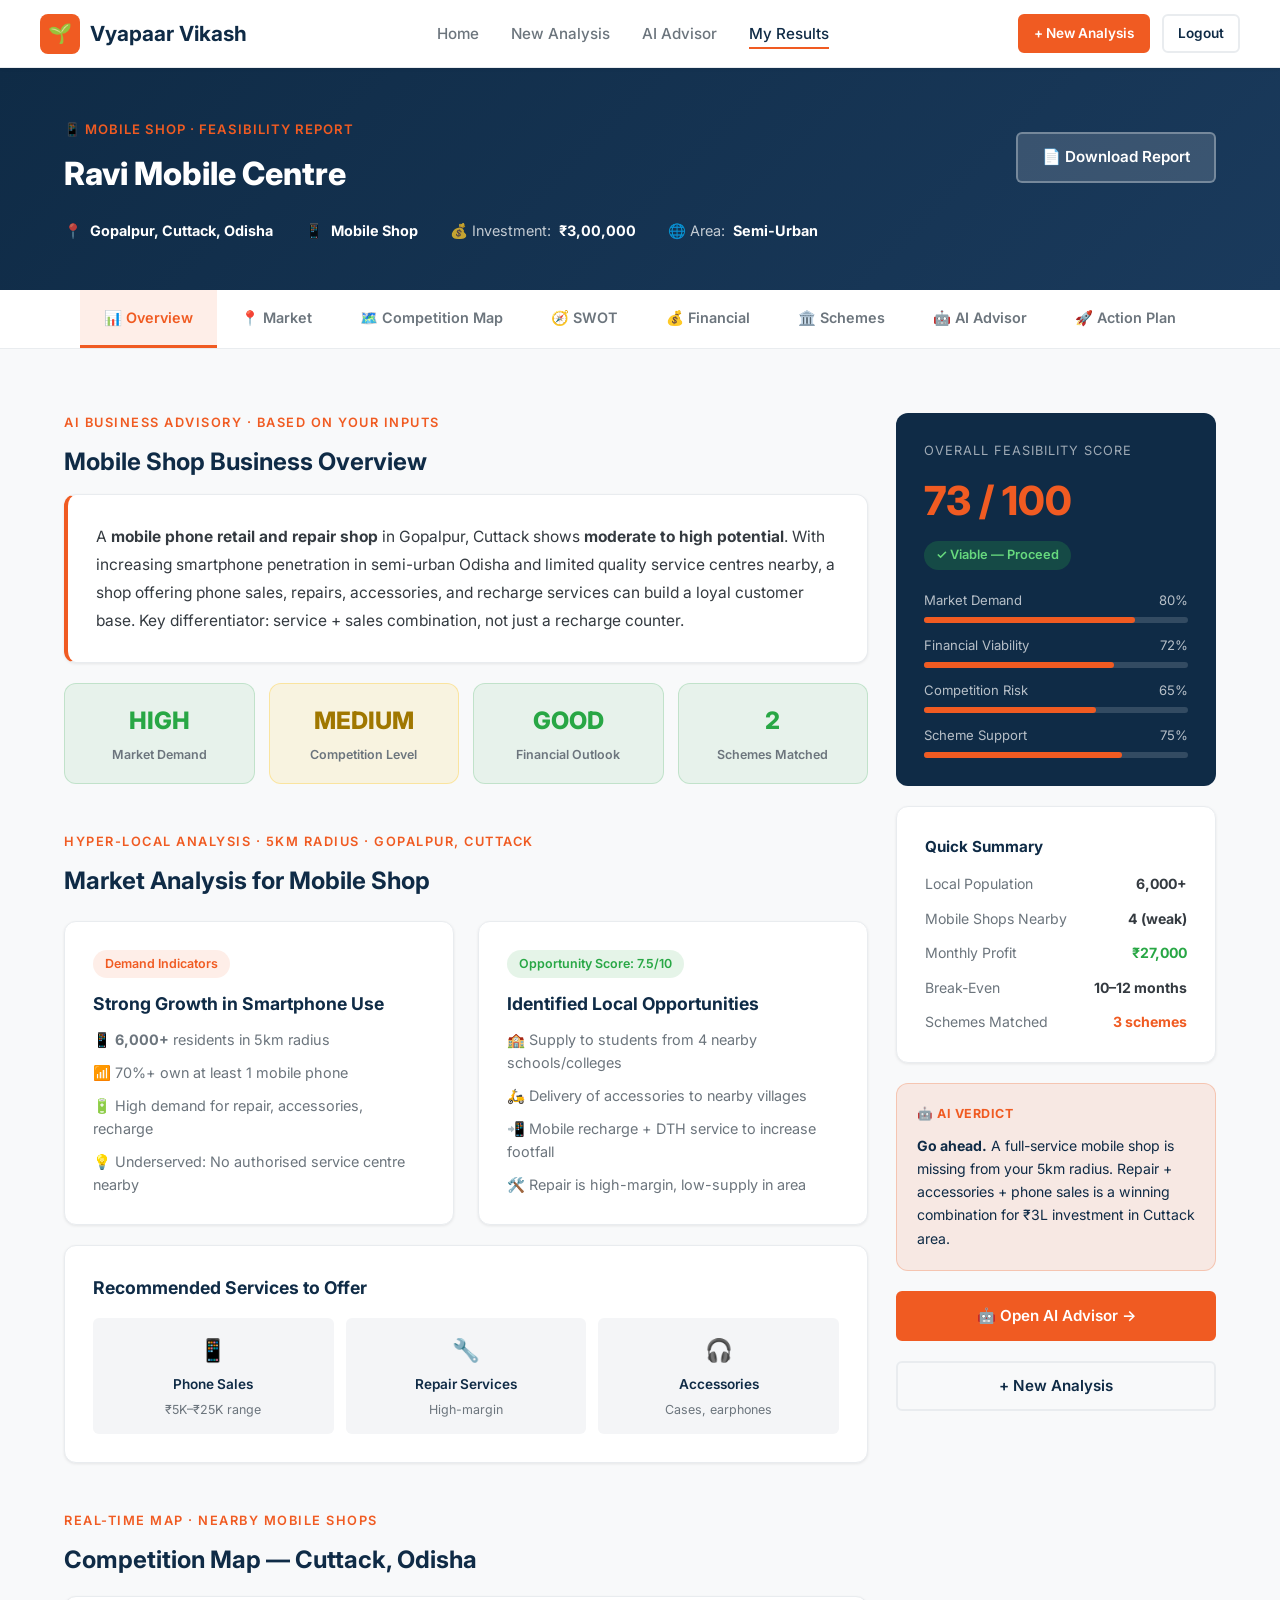
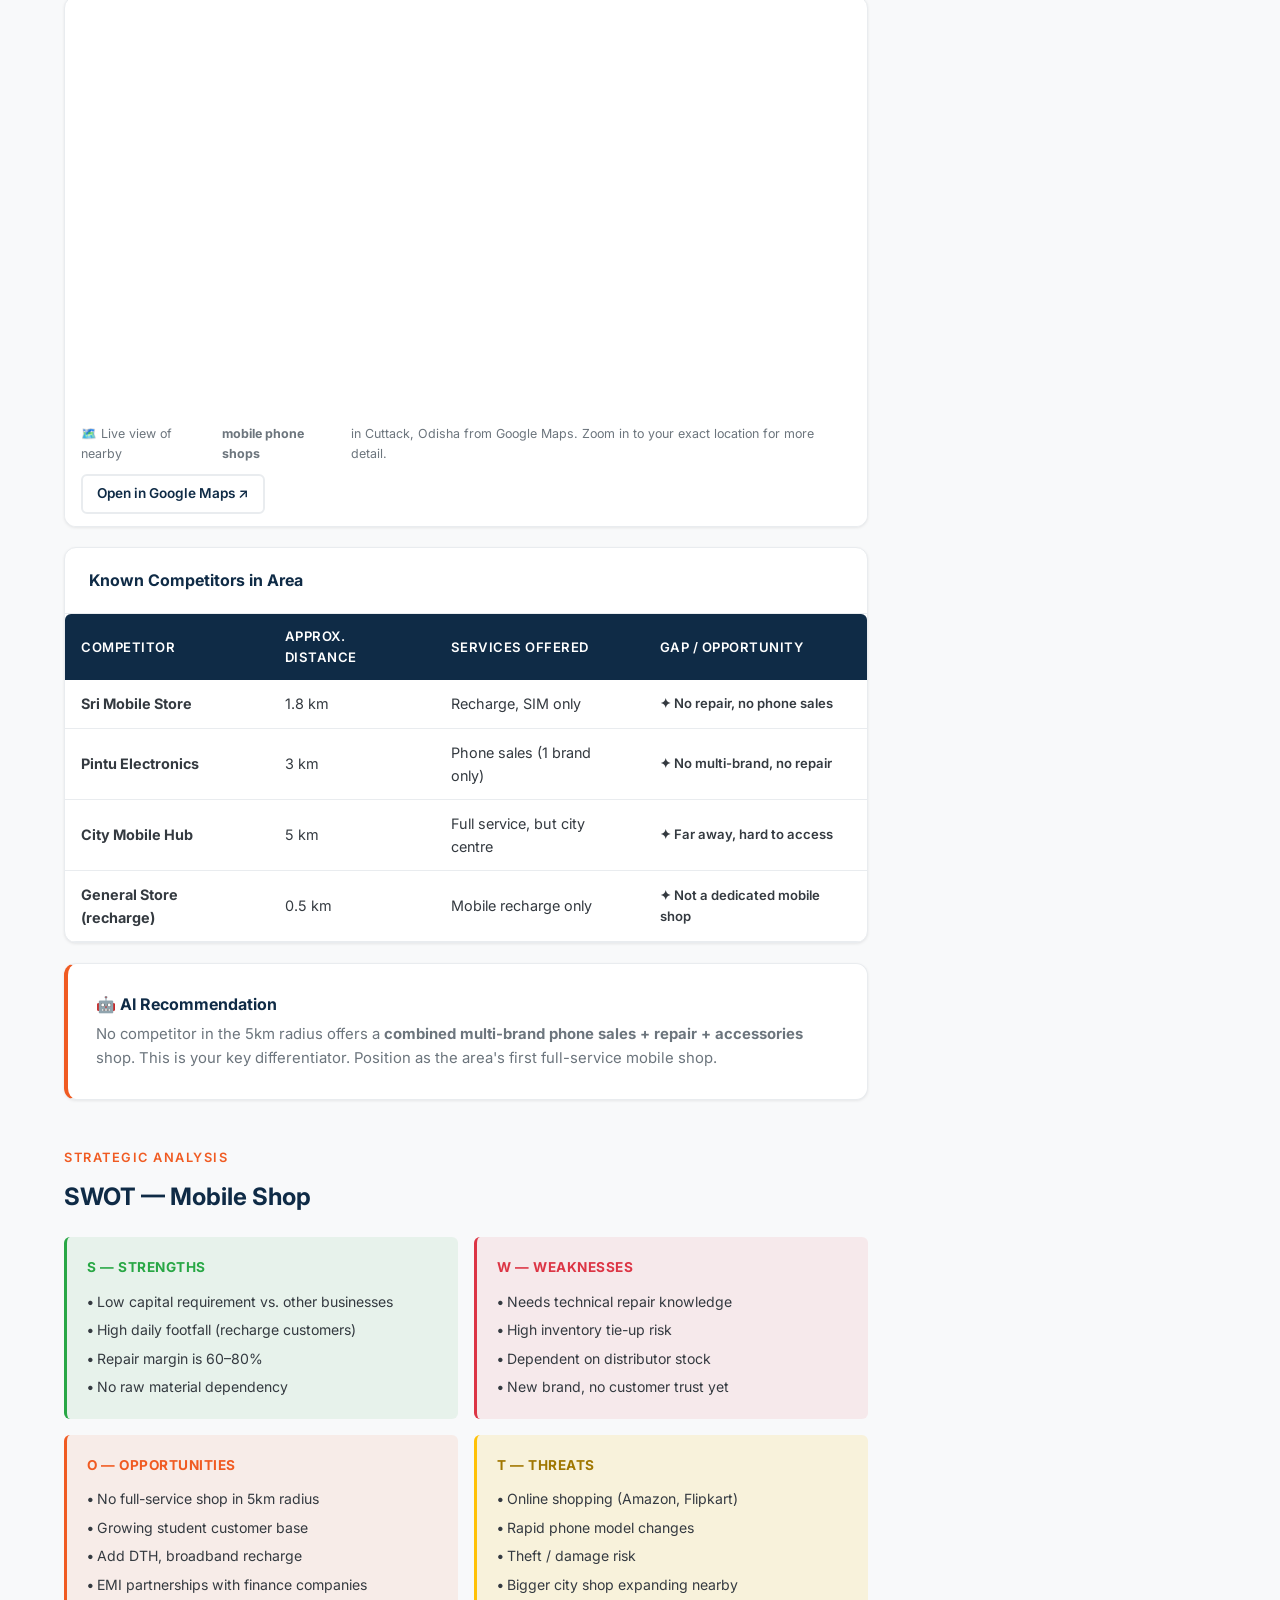
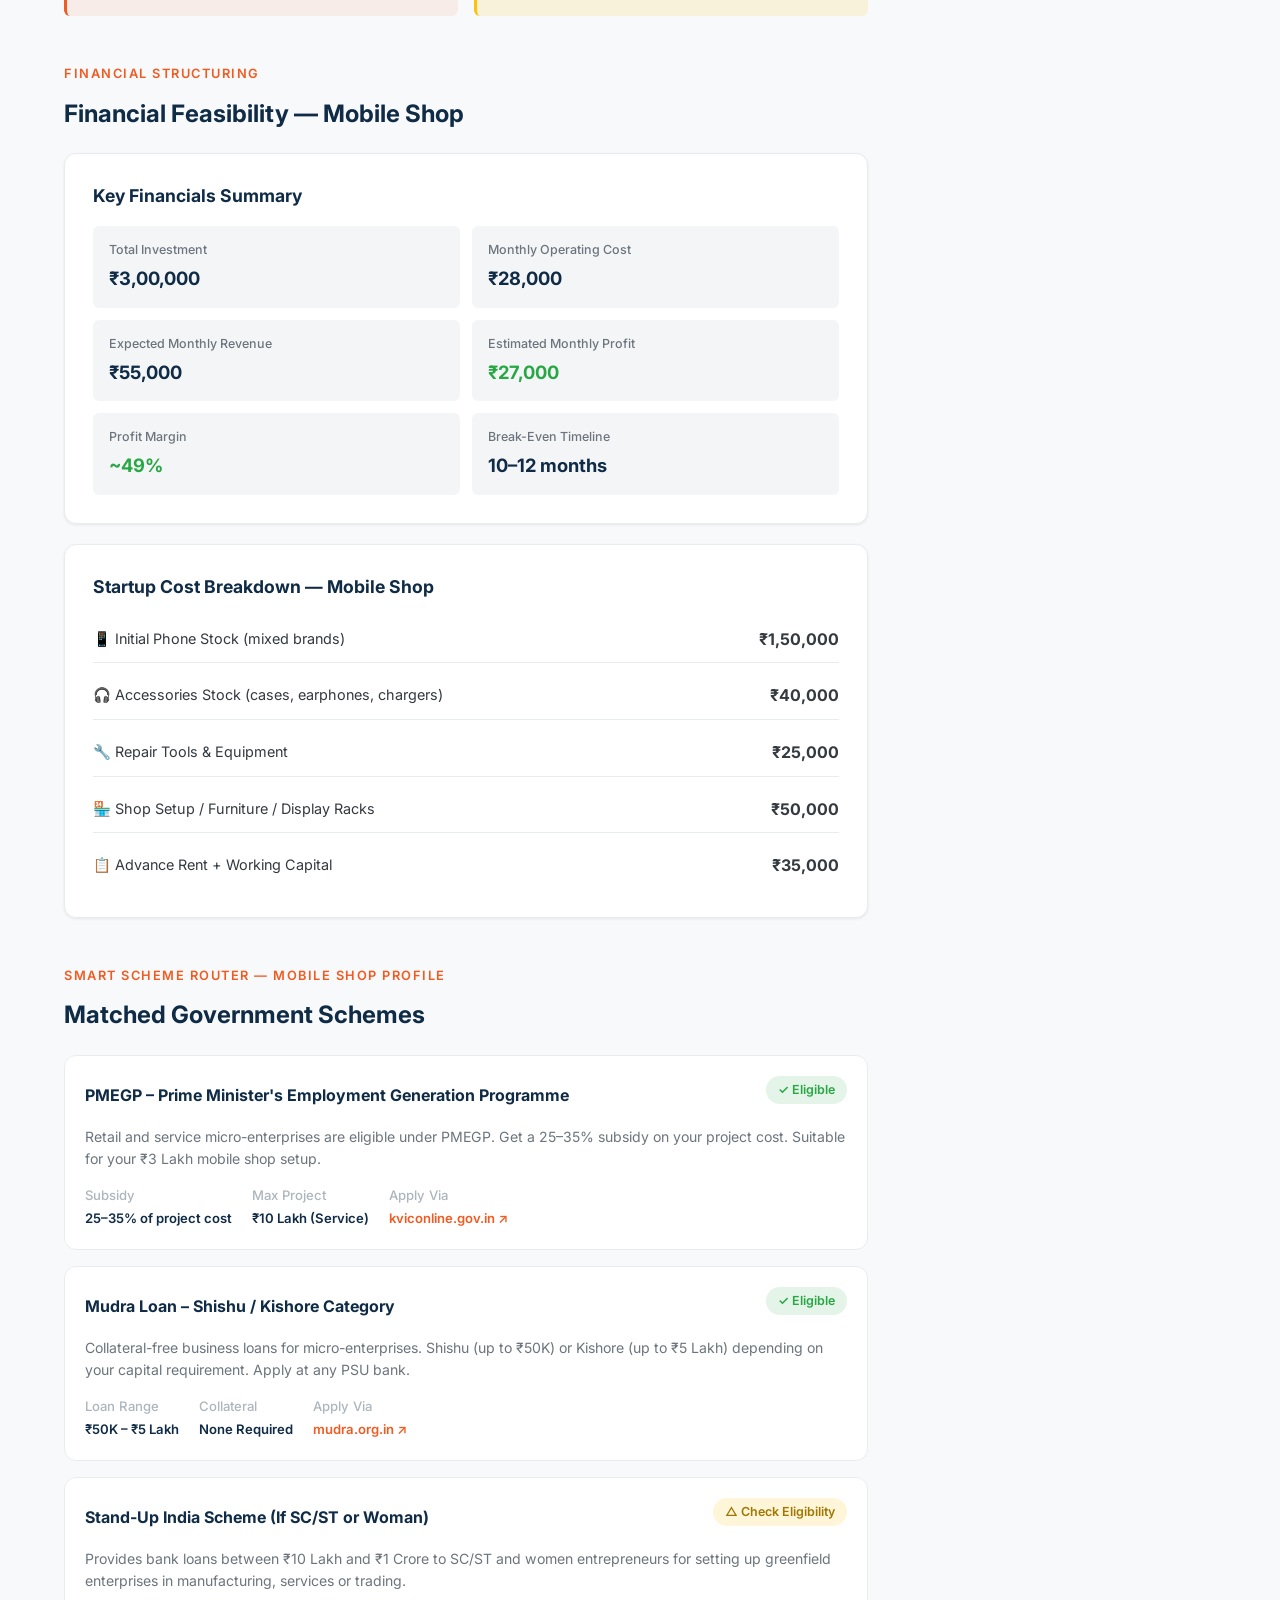
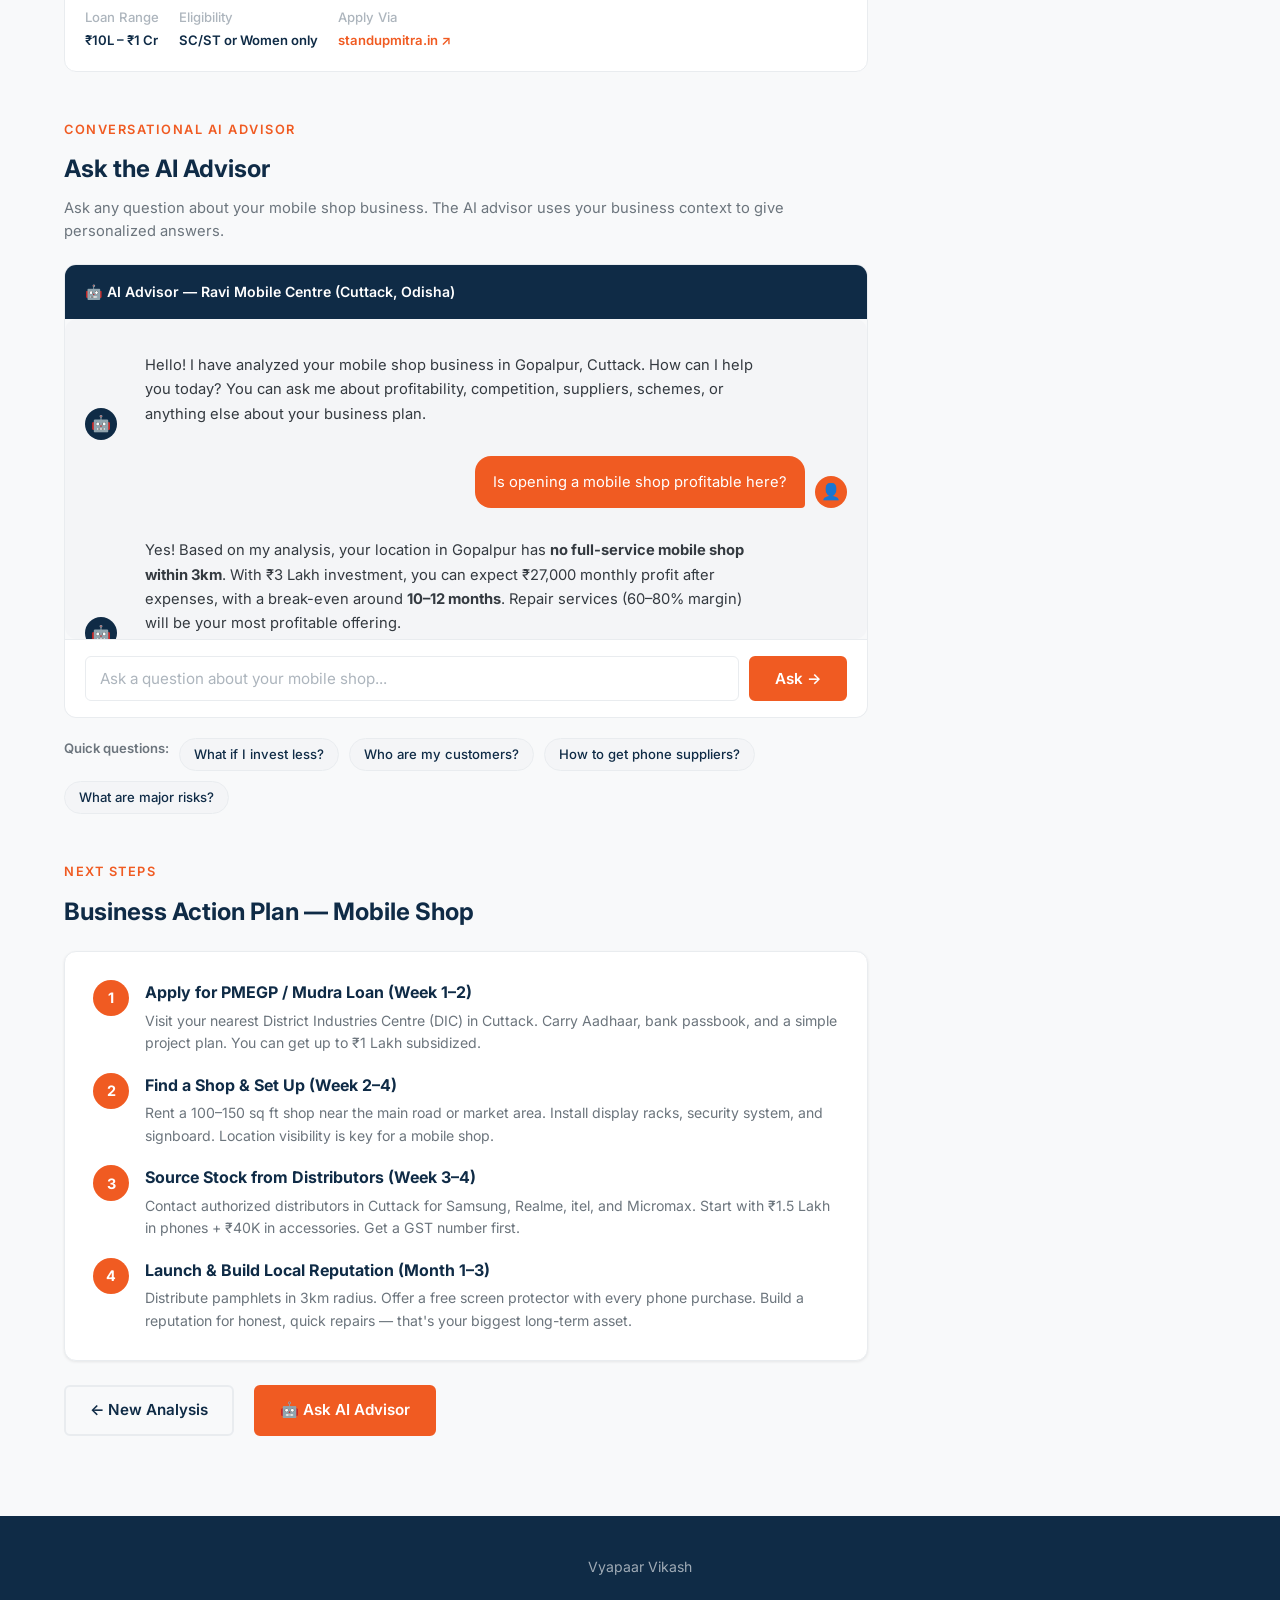
<file: frontend/pages/results.html>
<!DOCTYPE html>
<html lang="en">
<head>
  <meta charset="UTF-8">
  <meta name="viewport" content="width=device-width, initial-scale=1.0">
  <title>Analysis Results - Vyapaar Vikash</title>
  <link rel="stylesheet" href="../css/style.css">
  <style>
    .map-frame {
      width: 100%;
      height: 400px;
      border: none;
      border-radius: var(--radius-md);
    }
    .map-caption {
      font-size: 0.78rem;
      color: var(--gray-600);
      margin-top: 8px;
      display: flex;
      align-items: center;
      gap: 6px;
    }
    .chat-bubble {
      background: var(--gray-100);
      border-radius: 16px 16px 16px 4px;
      padding: 14px 18px;
      max-width: 85%;
      font-size: 0.92rem;
      color: var(--gray-800);
      line-height: 1.65;
    }
    .chat-bubble.user-bubble {
      background: var(--orange);
      color: white;
      border-radius: 16px 16px 4px 16px;
      margin-left: auto;
    }
    .chat-thread {
      display: flex;
      flex-direction: column;
      gap: 16px;
      padding: 20px;
      background: var(--gray-100);
      border-radius: var(--radius-md);
      max-height: 320px;
      overflow-y: auto;
    }
    .chat-row { display: flex; gap: 10px; align-items: flex-end; }
    .chat-row.user { flex-direction: row-reverse; }
    .chat-avatar {
      width: 32px;
      height: 32px;
      border-radius: 50%;
      display: flex;
      align-items: center;
      justify-content: center;
      font-size: 1rem;
      flex-shrink: 0;
      background: var(--navy);
    }
    .chat-avatar.user-av { background: var(--orange); }
    .chat-input-row {
      display: flex;
      gap: 10px;
      padding: 16px 20px;
      background: var(--white);
      border-top: var(--border);
      border-radius: 0 0 var(--radius-md) var(--radius-md);
    }
  </style>
</head>
<body>

  <nav class="navbar">
    <div class="navbar-inner">
      <a href="../index.html" class="logo">
        <div class="logo-icon">🌱</div>
        Vyapaar Vikash
      </a>
      <ul class="nav-links">
        <li><a href="../index.html">Home</a></li>
        <li><a href="analyze.html">New Analysis</a></li>
        <li><a href="advisor.html">AI Advisor</a></li>
        <li><a href="results.html" class="active">My Results</a></li>
      </ul>
      <div class="d-flex gap-sm">
        <a href="analyze.html" class="btn btn-primary btn-sm">+ New Analysis</a>
        <a href="login.html" class="btn btn-outline btn-sm">Logout</a>
      </div>
    </div>
  </nav>

  <!-- Results Header -->
  <header class="results-header">
    <div class="container">
      <div class="d-flex justify-between align-center" style="flex-wrap:wrap; gap:16px;">
        <div>
          <span style="color:var(--orange); font-size:0.82rem; font-weight:600; text-transform:uppercase; letter-spacing:1px;">📱 Mobile Shop · Feasibility Report</span>
          <h1 style="font-size:2rem; font-weight:800; margin-top:6px;">Ravi Mobile Centre</h1>
        </div>
        <a href="#" onclick="window.print()" class="btn btn-ghost">📄 Download Report</a>
      </div>
      <div class="results-meta">
        <div class="results-meta-item">📍 <strong>Gopalpur, Cuttack, Odisha</strong></div>
        <div class="results-meta-item">📱 <strong>Mobile Shop</strong></div>
        <div class="results-meta-item">💰 Investment: <strong>₹3,00,000</strong></div>
        <div class="results-meta-item">🌐 Area: <strong>Semi-Urban</strong></div>
      </div>
    </div>
  </header>

  <!-- Tab Navigation -->
  <div class="results-tabs">
    <div class="container d-flex" style="padding:0 24px; overflow-x:auto;">
      <a href="#overview" class="active">📊 Overview</a>
      <a href="#market">📍 Market</a>
      <a href="#competition">🗺️ Competition Map</a>
      <a href="#swot">🧭 SWOT</a>
      <a href="#financial">💰 Financial</a>
      <a href="#schemes">🏛️ Schemes</a>
      <a href="#advisor">🤖 AI Advisor</a>
      <a href="#action">🚀 Action Plan</a>
    </div>
  </div>

  <!-- Results Body -->
  <div class="container">
    <div class="results-layout">

      <!-- LEFT: Main Content -->
      <main>

        <!-- OVERVIEW -->
        <section id="overview" style="padding:32px 0 24px;">
          <div class="section-label">AI Business Advisory · Based on Your Inputs</div>
          <h2 style="font-size:1.5rem; font-weight:700; color:var(--navy); margin-bottom:12px;">Mobile Shop Business Overview</h2>
          <div class="card" style="border-left:4px solid var(--orange); margin-bottom:20px;">
            <p style="font-size:0.97rem; line-height:1.8; color:var(--gray-800);">
              A <strong>mobile phone retail and repair shop</strong> in Gopalpur, Cuttack shows <strong>moderate to high potential</strong>. With increasing smartphone penetration in semi-urban Odisha and limited quality service centres nearby, a shop offering phone sales, repairs, accessories, and recharge services can build a loyal customer base. Key differentiator: service + sales combination, not just a recharge counter.
            </p>
          </div>

          <div class="grid-4" style="gap:14px;">
            <div style="background:rgba(40,167,69,0.08); border:1px solid rgba(40,167,69,0.2); border-radius:var(--radius-md); padding:18px; text-align:center;">
              <div style="font-size:1.5rem; font-weight:800; color:var(--green);">HIGH</div>
              <div style="font-size:0.78rem; color:var(--gray-600); margin-top:4px; font-weight:600;">Market Demand</div>
            </div>
            <div style="background:rgba(255,193,7,0.1); border:1px solid rgba(255,193,7,0.3); border-radius:var(--radius-md); padding:18px; text-align:center;">
              <div style="font-size:1.5rem; font-weight:800; color:#a07700;">MEDIUM</div>
              <div style="font-size:0.78rem; color:var(--gray-600); margin-top:4px; font-weight:600;">Competition Level</div>
            </div>
            <div style="background:rgba(40,167,69,0.08); border:1px solid rgba(40,167,69,0.2); border-radius:var(--radius-md); padding:18px; text-align:center;">
              <div style="font-size:1.5rem; font-weight:800; color:var(--green);">GOOD</div>
              <div style="font-size:0.78rem; color:var(--gray-600); margin-top:4px; font-weight:600;">Financial Outlook</div>
            </div>
            <div style="background:rgba(40,167,69,0.08); border:1px solid rgba(40,167,69,0.2); border-radius:var(--radius-md); padding:18px; text-align:center;">
              <div style="font-size:1.5rem; font-weight:800; color:var(--green);">2</div>
              <div style="font-size:0.78rem; color:var(--gray-600); margin-top:4px; font-weight:600;">Schemes Matched</div>
            </div>
          </div>
        </section>

        <!-- MARKET ANALYSIS -->
        <section id="market" style="padding:24px 0;">
          <div class="section-label">Hyper-Local Analysis · 5km Radius · Gopalpur, Cuttack</div>
          <h2 style="font-size:1.5rem; font-weight:700; color:var(--navy); margin-bottom:20px;">Market Analysis for Mobile Shop</h2>

          <div class="grid-2" style="margin-bottom:20px;">
            <div class="card">
              <div class="tag tag-orange">Demand Indicators</div>
              <h3 class="card-title">Strong Growth in Smartphone Use</h3>
              <ul style="font-size:0.9rem; color:var(--gray-600); display:flex; flex-direction:column; gap:10px;">
                <li>📱 <strong>6,000+</strong> residents in 5km radius</li>
                <li>📶 70%+ own at least 1 mobile phone</li>
                <li>🔋 High demand for repair, accessories, recharge</li>
                <li>💡 Underserved: No authorised service centre nearby</li>
              </ul>
            </div>
            <div class="card">
              <div class="tag tag-green">Opportunity Score: 7.5/10</div>
              <h3 class="card-title">Identified Local Opportunities</h3>
              <ul style="font-size:0.9rem; color:var(--gray-600); display:flex; flex-direction:column; gap:10px;">
                <li>🏫 Supply to students from 4 nearby schools/colleges</li>
                <li>🛵 Delivery of accessories to nearby villages</li>
                <li>📲 Mobile recharge + DTH service to increase footfall</li>
                <li>🛠️ Repair is high-margin, low-supply in area</li>
              </ul>
            </div>
          </div>

          <div class="card">
            <h3 class="card-title" style="margin-bottom:16px;">Recommended Services to Offer</h3>
            <div class="grid-3" style="gap:12px;">
              <div style="background:var(--gray-100); border-radius:var(--radius-sm); padding:14px; text-align:center;">
                <div style="font-size:1.4rem; margin-bottom:6px;">📱</div>
                <div style="font-size:0.85rem; font-weight:600; color:var(--navy);">Phone Sales</div>
                <div style="font-size:0.78rem; color:var(--gray-600); margin-top:4px;">₹5K–₹25K range</div>
              </div>
              <div style="background:var(--gray-100); border-radius:var(--radius-sm); padding:14px; text-align:center;">
                <div style="font-size:1.4rem; margin-bottom:6px;">🔧</div>
                <div style="font-size:0.85rem; font-weight:600; color:var(--navy);">Repair Services</div>
                <div style="font-size:0.78rem; color:var(--gray-600); margin-top:4px;">High-margin</div>
              </div>
              <div style="background:var(--gray-100); border-radius:var(--radius-sm); padding:14px; text-align:center;">
                <div style="font-size:1.4rem; margin-bottom:6px;">🎧</div>
                <div style="font-size:0.85rem; font-weight:600; color:var(--navy);">Accessories</div>
                <div style="font-size:0.78rem; color:var(--gray-600); margin-top:4px;">Cases, earphones</div>
              </div>
            </div>
          </div>
        </section>

        <!-- COMPETITION MAP (Google Maps Embed) -->
        <section id="competition" style="padding:24px 0;">
          <div class="section-label">Real-Time Map · Nearby Mobile Shops</div>
          <h2 style="font-size:1.5rem; font-weight:700; color:var(--navy); margin-bottom:16px;">Competition Map — Cuttack, Odisha</h2>

          <!-- Google Maps embed showing mobile shops near Cuttack -->
          <div class="card" style="padding:0; overflow:hidden; margin-bottom:20px;">
            <iframe
              class="map-frame"
              src="https://maps.google.com/maps?q=mobile+phone+shop+Cuttack+Odisha&t=m&z=13&ie=UTF8&iwloc=B&output=embed"
              allowfullscreen=""
              loading="lazy"
              referrerpolicy="no-referrer-when-downgrade"
              title="Nearby mobile shops in Cuttack, Odisha">
            </iframe>
            <div style="padding:12px 16px; background:var(--white);">
              <p class="map-caption">🗺️ Live view of nearby <strong>mobile phone shops</strong> in Cuttack, Odisha from Google Maps. Zoom in to your exact location for more detail.</p>
              <a href="https://www.google.com/maps/search/mobile+phone+shop/@20.4625,85.8828,13z" target="_blank" class="btn btn-outline btn-sm" style="margin-top:10px;">Open in Google Maps ↗</a>
            </div>
          </div>

          <!-- Competitor Table -->
          <div class="card" style="overflow:hidden; padding:0; margin-bottom:20px;">
            <div style="padding:20px 24px; border-bottom:var(--border);">
              <h3 style="font-size:1rem; font-weight:700; color:var(--navy);">Known Competitors in Area</h3>
            </div>
            <table class="comp-table">
              <thead>
                <tr>
                  <th>Competitor</th>
                  <th>Approx. Distance</th>
                  <th>Services Offered</th>
                  <th>Gap / Opportunity</th>
                </tr>
              </thead>
              <tbody>
                <tr>
                  <td><strong>Sri Mobile Store</strong></td>
                  <td>1.8 km</td>
                  <td>Recharge, SIM only</td>
                  <td class="comp-gap">✦ No repair, no phone sales</td>
                </tr>
                <tr>
                  <td><strong>Pintu Electronics</strong></td>
                  <td>3 km</td>
                  <td>Phone sales (1 brand only)</td>
                  <td class="comp-gap">✦ No multi-brand, no repair</td>
                </tr>
                <tr>
                  <td><strong>City Mobile Hub</strong></td>
                  <td>5 km</td>
                  <td>Full service, but city centre</td>
                  <td class="comp-gap">✦ Far away, hard to access</td>
                </tr>
                <tr>
                  <td><strong>General Store (recharge)</strong></td>
                  <td>0.5 km</td>
                  <td>Mobile recharge only</td>
                  <td class="comp-gap">✦ Not a dedicated mobile shop</td>
                </tr>
              </tbody>
            </table>
          </div>

          <div class="card" style="border-left:4px solid var(--orange);">
            <strong style="color:var(--navy); display:block; margin-bottom:6px;">🤖 AI Recommendation</strong>
            <p style="color:var(--gray-600); font-size:0.93rem;">No competitor in the 5km radius offers a <strong>combined multi-brand phone sales + repair + accessories</strong> shop. This is your key differentiator. Position as the area's first full-service mobile shop.</p>
          </div>
        </section>

        <!-- SWOT -->
        <section id="swot" style="padding:24px 0;">
          <div class="section-label">Strategic Analysis</div>
          <h2 style="font-size:1.5rem; font-weight:700; color:var(--navy); margin-bottom:20px;">SWOT — Mobile Shop</h2>
          <div class="swot-grid">
            <div class="swot-cell s">
              <div class="swot-cell-title">S — Strengths</div>
              <ul class="swot-list">
                <li>Low capital requirement vs. other businesses</li>
                <li>High daily footfall (recharge customers)</li>
                <li>Repair margin is 60–80%</li>
                <li>No raw material dependency</li>
              </ul>
            </div>
            <div class="swot-cell w">
              <div class="swot-cell-title">W — Weaknesses</div>
              <ul class="swot-list">
                <li>Needs technical repair knowledge</li>
                <li>High inventory tie-up risk</li>
                <li>Dependent on distributor stock</li>
                <li>New brand, no customer trust yet</li>
              </ul>
            </div>
            <div class="swot-cell o">
              <div class="swot-cell-title">O — Opportunities</div>
              <ul class="swot-list">
                <li>No full-service shop in 5km radius</li>
                <li>Growing student customer base</li>
                <li>Add DTH, broadband recharge</li>
                <li>EMI partnerships with finance companies</li>
              </ul>
            </div>
            <div class="swot-cell t">
              <div class="swot-cell-title">T — Threats</div>
              <ul class="swot-list">
                <li>Online shopping (Amazon, Flipkart)</li>
                <li>Rapid phone model changes</li>
                <li>Theft / damage risk</li>
                <li>Bigger city shop expanding nearby</li>
              </ul>
            </div>
          </div>
        </section>

        <!-- FINANCIAL -->
        <section id="financial" style="padding:24px 0;">
          <div class="section-label">Financial Structuring</div>
          <h2 style="font-size:1.5rem; font-weight:700; color:var(--navy); margin-bottom:20px;">Financial Feasibility — Mobile Shop</h2>

          <div class="card" style="margin-bottom:20px;">
            <h3 class="card-title" style="margin-bottom:16px;">Key Financials Summary</h3>
            <div class="finance-grid">
              <div class="finance-item">
                <div class="finance-item-label">Total Investment</div>
                <div class="finance-item-value">₹3,00,000</div>
              </div>
              <div class="finance-item">
                <div class="finance-item-label">Monthly Operating Cost</div>
                <div class="finance-item-value">₹28,000</div>
              </div>
              <div class="finance-item">
                <div class="finance-item-label">Expected Monthly Revenue</div>
                <div class="finance-item-value">₹55,000</div>
              </div>
              <div class="finance-item">
                <div class="finance-item-label">Estimated Monthly Profit</div>
                <div class="finance-item-value positive">₹27,000</div>
              </div>
              <div class="finance-item">
                <div class="finance-item-label">Profit Margin</div>
                <div class="finance-item-value positive">~49%</div>
              </div>
              <div class="finance-item">
                <div class="finance-item-label">Break-Even Timeline</div>
                <div class="finance-item-value">10–12 months</div>
              </div>
            </div>
          </div>

          <div class="card">
            <h3 class="card-title" style="margin-bottom:16px;">Startup Cost Breakdown — Mobile Shop</h3>
            <div style="display:flex; flex-direction:column; gap:10px;">
              <div style="display:flex; justify-content:space-between; padding:10px 0; border-bottom:var(--border);">
                <span style="font-size:0.9rem;">📱 Initial Phone Stock (mixed brands)</span>
                <strong>₹1,50,000</strong>
              </div>
              <div style="display:flex; justify-content:space-between; padding:10px 0; border-bottom:var(--border);">
                <span style="font-size:0.9rem;">🎧 Accessories Stock (cases, earphones, chargers)</span>
                <strong>₹40,000</strong>
              </div>
              <div style="display:flex; justify-content:space-between; padding:10px 0; border-bottom:var(--border);">
                <span style="font-size:0.9rem;">🔧 Repair Tools & Equipment</span>
                <strong>₹25,000</strong>
              </div>
              <div style="display:flex; justify-content:space-between; padding:10px 0; border-bottom:var(--border);">
                <span style="font-size:0.9rem;">🏪 Shop Setup / Furniture / Display Racks</span>
                <strong>₹50,000</strong>
              </div>
              <div style="display:flex; justify-content:space-between; padding:10px 0;">
                <span style="font-size:0.9rem;">📋 Advance Rent + Working Capital</span>
                <strong>₹35,000</strong>
              </div>
            </div>
          </div>
        </section>

        <!-- SCHEMES -->
        <section id="schemes" style="padding:24px 0;">
          <div class="section-label">Smart Scheme Router — Mobile Shop Profile</div>
          <h2 style="font-size:1.5rem; font-weight:700; color:var(--navy); margin-bottom:20px;">Matched Government Schemes</h2>

          <div class="scheme-list">
            <div class="scheme-card">
              <div class="scheme-card-header">
                <h3 class="scheme-card-title">PMEGP – Prime Minister's Employment Generation Programme</h3>
                <span class="tag tag-green">✓ Eligible</span>
              </div>
              <p class="scheme-card-desc">Retail and service micro-enterprises are eligible under PMEGP. Get a 25–35% subsidy on your project cost. Suitable for your ₹3 Lakh mobile shop setup.</p>
              <div class="scheme-card-details">
                <div class="scheme-detail-item">
                  <span class="scheme-detail-label">Subsidy</span>
                  <span class="scheme-detail-value">25–35% of project cost</span>
                </div>
                <div class="scheme-detail-item">
                  <span class="scheme-detail-label">Max Project</span>
                  <span class="scheme-detail-value">₹10 Lakh (Service)</span>
                </div>
                <div class="scheme-detail-item">
                  <span class="scheme-detail-label">Apply Via</span>
                  <span class="scheme-detail-value"><a href="https://www.kviconline.gov.in/pmegpeportal/pmegphome/index.jsp" target="_blank" style="color:var(--orange);">kviconline.gov.in ↗</a></span>
                </div>
              </div>
            </div>

            <div class="scheme-card">
              <div class="scheme-card-header">
                <h3 class="scheme-card-title">Mudra Loan – Shishu / Kishore Category</h3>
                <span class="tag tag-green">✓ Eligible</span>
              </div>
              <p class="scheme-card-desc">Collateral-free business loans for micro-enterprises. Shishu (up to ₹50K) or Kishore (up to ₹5 Lakh) depending on your capital requirement. Apply at any PSU bank.</p>
              <div class="scheme-card-details">
                <div class="scheme-detail-item">
                  <span class="scheme-detail-label">Loan Range</span>
                  <span class="scheme-detail-value">₹50K – ₹5 Lakh</span>
                </div>
                <div class="scheme-detail-item">
                  <span class="scheme-detail-label">Collateral</span>
                  <span class="scheme-detail-value">None Required</span>
                </div>
                <div class="scheme-detail-item">
                  <span class="scheme-detail-label">Apply Via</span>
                  <span class="scheme-detail-value"><a href="https://mudra.org.in" target="_blank" style="color:var(--orange);">mudra.org.in ↗</a></span>
                </div>
              </div>
            </div>

            <div class="scheme-card">
              <div class="scheme-card-header">
                <h3 class="scheme-card-title">Stand-Up India Scheme (If SC/ST or Woman)</h3>
                <span class="tag tag-yellow">△ Check Eligibility</span>
              </div>
              <p class="scheme-card-desc">Provides bank loans between ₹10 Lakh and ₹1 Crore to SC/ST and women entrepreneurs for setting up greenfield enterprises in manufacturing, services or trading.</p>
              <div class="scheme-card-details">
                <div class="scheme-detail-item">
                  <span class="scheme-detail-label">Loan Range</span>
                  <span class="scheme-detail-value">₹10L – ₹1 Cr</span>
                </div>
                <div class="scheme-detail-item">
                  <span class="scheme-detail-label">Eligibility</span>
                  <span class="scheme-detail-value">SC/ST or Women only</span>
                </div>
                <div class="scheme-detail-item">
                  <span class="scheme-detail-label">Apply Via</span>
                  <span class="scheme-detail-value"><a href="https://www.standupmitra.in" target="_blank" style="color:var(--orange);">standupmitra.in ↗</a></span>
                </div>
              </div>
            </div>
          </div>
        </section>

        <!-- AI ADVISOR CHAT SECTION -->
        <section id="advisor" style="padding:24px 0;">
          <div class="section-label">Conversational AI Advisor</div>
          <h2 style="font-size:1.5rem; font-weight:700; color:var(--navy); margin-bottom:8px;">Ask the AI Advisor</h2>
          <p style="color:var(--gray-600); font-size:0.92rem; margin-bottom:20px;">Ask any question about your mobile shop business. The AI advisor uses your business context to give personalized answers.</p>

          <!-- Sample Conversation -->
          <div style="border:var(--border); border-radius:var(--radius-md); overflow:hidden; margin-bottom:20px;">
            <div style="padding:16px 20px; background:var(--navy); color:white; font-size:0.88rem; font-weight:600; display:flex; align-items:center; gap:8px;">
              🤖 AI Advisor — Ravi Mobile Centre (Cuttack, Odisha)
            </div>
            <div class="chat-thread">
              <div class="chat-row">
                <div class="chat-avatar">🤖</div>
                <div class="chat-bubble">Hello! I have analyzed your mobile shop business in Gopalpur, Cuttack. How can I help you today? You can ask me about profitability, competition, suppliers, schemes, or anything else about your business plan.</div>
              </div>
              <div class="chat-row user">
                <div class="chat-avatar user-av">👤</div>
                <div class="chat-bubble user-bubble">Is opening a mobile shop profitable here?</div>
              </div>
              <div class="chat-row">
                <div class="chat-avatar">🤖</div>
                <div class="chat-bubble">Yes! Based on my analysis, your location in Gopalpur has <strong>no full-service mobile shop within 3km</strong>. With ₹3 Lakh investment, you can expect ₹27,000 monthly profit after expenses, with a break-even around <strong>10–12 months</strong>. Repair services (60–80% margin) will be your most profitable offering.</div>
              </div>
              <div class="chat-row user">
                <div class="chat-avatar user-av">👤</div>
                <div class="chat-bubble user-bubble">Which government scheme can help me?</div>
              </div>
              <div class="chat-row">
                <div class="chat-avatar">🤖</div>
                <div class="chat-bubble">For your profile, <strong>PMEGP</strong> is the best match — you can get a 25–35% subsidy on your ₹3 Lakh setup cost. That means up to ₹1.05 Lakh back as subsidy! Also consider a <strong>Mudra Kishore Loan</strong> (up to ₹5 Lakh, no collateral) to fund your initial stock. Visit your nearest District Industries Centre to apply.</div>
              </div>
            </div>
            <form action="advisor.html" method="GET" class="chat-input-row">
              <input type="hidden" name="context" value="mobile_shop_cuttack">
              <input type="text" name="question" class="form-control" placeholder="Ask a question about your mobile shop..." style="flex:1;">
              <button type="submit" class="btn btn-primary">Ask →</button>
            </form>
          </div>

          <div style="display:flex; gap:10px; flex-wrap:wrap;">
            <span style="font-size:0.82rem; color:var(--gray-600); font-weight:600;">Quick questions:</span>
            <a href="advisor.html?q=what+if+I+invest+less" style="background:var(--gray-100); border:var(--border); border-radius:50px; padding:5px 14px; font-size:0.82rem; font-weight:500; color:var(--navy);">What if I invest less?</a>
            <a href="advisor.html?q=who+are+my+customers" style="background:var(--gray-100); border:var(--border); border-radius:50px; padding:5px 14px; font-size:0.82rem; font-weight:500; color:var(--navy);">Who are my customers?</a>
            <a href="advisor.html?q=how+to+get+suppliers" style="background:var(--gray-100); border:var(--border); border-radius:50px; padding:5px 14px; font-size:0.82rem; font-weight:500; color:var(--navy);">How to get phone suppliers?</a>
            <a href="advisor.html?q=major+risks" style="background:var(--gray-100); border:var(--border); border-radius:50px; padding:5px 14px; font-size:0.82rem; font-weight:500; color:var(--navy);">What are major risks?</a>
          </div>
        </section>

        <!-- ACTION PLAN -->
        <section id="action" style="padding:24px 0 48px;">
          <div class="section-label">Next Steps</div>
          <h2 style="font-size:1.5rem; font-weight:700; color:var(--navy); margin-bottom:20px;">Business Action Plan — Mobile Shop</h2>

          <div class="card">
            <div style="display:flex; flex-direction:column; gap:18px;">
              <div style="display:flex; gap:16px; align-items:flex-start;">
                <div style="min-width:36px; height:36px; background:var(--orange); color:white; border-radius:50%; display:flex; align-items:center; justify-content:center; font-weight:700; font-size:0.9rem;">1</div>
                <div>
                  <strong style="color:var(--navy);">Apply for PMEGP / Mudra Loan (Week 1–2)</strong>
                  <p style="color:var(--gray-600); font-size:0.88rem; margin-top:4px;">Visit your nearest District Industries Centre (DIC) in Cuttack. Carry Aadhaar, bank passbook, and a simple project plan. You can get up to ₹1 Lakh subsidized.</p>
                </div>
              </div>
              <div style="display:flex; gap:16px; align-items:flex-start;">
                <div style="min-width:36px; height:36px; background:var(--orange); color:white; border-radius:50%; display:flex; align-items:center; justify-content:center; font-weight:700; font-size:0.9rem;">2</div>
                <div>
                  <strong style="color:var(--navy);">Find a Shop & Set Up (Week 2–4)</strong>
                  <p style="color:var(--gray-600); font-size:0.88rem; margin-top:4px;">Rent a 100–150 sq ft shop near the main road or market area. Install display racks, security system, and signboard. Location visibility is key for a mobile shop.</p>
                </div>
              </div>
              <div style="display:flex; gap:16px; align-items:flex-start;">
                <div style="min-width:36px; height:36px; background:var(--orange); color:white; border-radius:50%; display:flex; align-items:center; justify-content:center; font-weight:700; font-size:0.9rem;">3</div>
                <div>
                  <strong style="color:var(--navy);">Source Stock from Distributors (Week 3–4)</strong>
                  <p style="color:var(--gray-600); font-size:0.88rem; margin-top:4px;">Contact authorized distributors in Cuttack for Samsung, Realme, itel, and Micromax. Start with ₹1.5 Lakh in phones + ₹40K in accessories. Get a GST number first.</p>
                </div>
              </div>
              <div style="display:flex; gap:16px; align-items:flex-start;">
                <div style="min-width:36px; height:36px; background:var(--orange); color:white; border-radius:50%; display:flex; align-items:center; justify-content:center; font-weight:700; font-size:0.9rem;">4</div>
                <div>
                  <strong style="color:var(--navy);">Launch & Build Local Reputation (Month 1–3)</strong>
                  <p style="color:var(--gray-600); font-size:0.88rem; margin-top:4px;">Distribute pamphlets in 3km radius. Offer a free screen protector with every phone purchase. Build a reputation for honest, quick repairs — that's your biggest long-term asset.</p>
                </div>
              </div>
            </div>
          </div>

          <div class="d-flex gap-md mt-3" style="flex-wrap:wrap;">
            <a href="analyze.html" class="btn btn-outline">← New Analysis</a>
            <a href="advisor.html" class="btn btn-primary">🤖 Ask AI Advisor</a>
          </div>
        </section>

      </main>

      <!-- RIGHT: Score Sidebar -->
      <aside class="results-sidebar" style="padding-top:32px;">
        <div class="score-card">
          <div class="score-label">Overall Feasibility Score</div>
          <div class="score-value">73 / 100</div>
          <span class="score-tag">✓ Viable — Proceed</span>
          <div class="score-bars mt-3">
            <div>
              <div class="score-bar-label"><span>Market Demand</span><span>80%</span></div>
              <div class="score-bar-track"><div class="score-bar-fill" style="width:80%;"></div></div>
            </div>
            <div>
              <div class="score-bar-label"><span>Financial Viability</span><span>72%</span></div>
              <div class="score-bar-track"><div class="score-bar-fill" style="width:72%;"></div></div>
            </div>
            <div>
              <div class="score-bar-label"><span>Competition Risk</span><span>65%</span></div>
              <div class="score-bar-track"><div class="score-bar-fill" style="width:65%;"></div></div>
            </div>
            <div>
              <div class="score-bar-label"><span>Scheme Support</span><span>75%</span></div>
              <div class="score-bar-track"><div class="score-bar-fill" style="width:75%;"></div></div>
            </div>
          </div>
        </div>

        <div class="card">
          <h3 style="font-size:0.95rem; font-weight:700; color:var(--navy); margin-bottom:14px;">Quick Summary</h3>
          <div style="display:flex; flex-direction:column; gap:12px; font-size:0.88rem;">
            <div style="display:flex; justify-content:space-between;"><span style="color:var(--gray-600);">Local Population</span><strong>6,000+</strong></div>
            <div style="display:flex; justify-content:space-between;"><span style="color:var(--gray-600);">Mobile Shops Nearby</span><strong>4 (weak)</strong></div>
            <div style="display:flex; justify-content:space-between;"><span style="color:var(--gray-600);">Monthly Profit</span><strong style="color:var(--green);">₹27,000</strong></div>
            <div style="display:flex; justify-content:space-between;"><span style="color:var(--gray-600);">Break-Even</span><strong>10–12 months</strong></div>
            <div style="display:flex; justify-content:space-between;"><span style="color:var(--gray-600);">Schemes Matched</span><strong style="color:var(--orange);">3 schemes</strong></div>
          </div>
        </div>

        <div style="background:var(--orange-light); border:1px solid rgba(240,91,34,0.25); border-radius:var(--radius-md); padding:20px;">
          <div style="font-size:0.78rem; font-weight:700; text-transform:uppercase; letter-spacing:0.5px; color:var(--orange); margin-bottom:10px;">🤖 AI Verdict</div>
          <p style="font-size:0.88rem; color:var(--navy); line-height:1.65;"><strong>Go ahead.</strong> A full-service mobile shop is missing from your 5km radius. Repair + accessories + phone sales is a winning combination for ₹3L investment in Cuttack area.</p>
        </div>

        <a href="advisor.html" class="btn btn-primary btn-full">🤖 Open AI Advisor →</a>
        <a href="analyze.html" class="btn btn-outline btn-full">+ New Analysis</a>
      </aside>

    </div>
  </div>

  <footer class="footer">
    <div class="container">
      <p>Vyapaar Vikash</p>
    </div>
  </footer>

</body>
</html>
</file>
<file: frontend/css/style.css>
/* ============================================
   VYAPAAR VIKASH - GLOBAL STYLESHEET
   Stack: HTML5 + CSS3 ONLY (No JavaScript)
   ============================================ */

@import url('https://fonts.googleapis.com/css2?family=Inter:wght@300;400;500;600;700;800&display=swap');

/* ===== CSS VARIABLES ===== */
:root {
  --orange: #f05b22;
  --orange-dark: #d04a18;
  --orange-light: rgba(240, 91, 34, 0.1);
  --navy: #0f2b46;
  --navy-light: #1a3a5c;
  --white: #ffffff;
  --off-white: #f8f9fa;
  --gray-100: #f4f5f7;
  --gray-200: #e9ecef;
  --gray-400: #adb5bd;
  --gray-600: #6c757d;
  --gray-800: #343a40;
  --green: #28a745;
  --yellow: #ffc107;
  --red: #dc3545;
  --border: 1px solid #e9ecef;
  --radius-sm: 6px;
  --radius-md: 12px;
  --radius-lg: 20px;
  --shadow-sm: 0 1px 3px rgba(0,0,0,0.08);
  --shadow-md: 0 4px 12px rgba(0,0,0,0.1);
  --shadow-lg: 0 10px 40px rgba(0,0,0,0.12);
  --transition: all 0.25s ease;
  --font: 'Inter', -apple-system, BlinkMacSystemFont, sans-serif;
}

/* ===== RESET ===== */
*, *::before, *::after { box-sizing: border-box; margin: 0; padding: 0; }
html { scroll-behavior: smooth; }
body { font-family: var(--font); color: var(--gray-800); background: var(--off-white); line-height: 1.6; }
a { text-decoration: none; color: inherit; transition: var(--transition); }
img { max-width: 100%; display: block; }
ul { list-style: none; }
input, textarea, select, button { font-family: var(--font); }

/* ===== LAYOUT ===== */
.container { max-width: 1200px; margin: 0 auto; padding: 0 24px; }
.container-sm { max-width: 800px; margin: 0 auto; padding: 0 24px; }
.section { padding: 80px 0; }
.section-sm { padding: 50px 0; }
.d-flex { display: flex; }
.align-center { align-items: center; }
.justify-between { justify-content: space-between; }
.justify-center { justify-content: center; }
.text-center { text-align: center; }
.gap-sm { gap: 12px; }
.gap-md { gap: 20px; }
.gap-lg { gap: 32px; }
.mt-1 { margin-top: 8px; }
.mt-2 { margin-top: 16px; }
.mt-3 { margin-top: 24px; }
.mt-4 { margin-top: 40px; }
.mb-1 { margin-bottom: 8px; }
.mb-2 { margin-bottom: 16px; }
.mb-3 { margin-bottom: 24px; }

.grid-3 { display: grid; grid-template-columns: repeat(3, 1fr); gap: 24px; }
.grid-2 { display: grid; grid-template-columns: repeat(2, 1fr); gap: 24px; }
.grid-4 { display: grid; grid-template-columns: repeat(4, 1fr); gap: 20px; }

/* ===== NAVBAR ===== */
.navbar {
  background: var(--white);
  border-bottom: var(--border);
  padding: 0 24px;
  height: 68px;
  display: flex;
  align-items: center;
  position: sticky;
  top: 0;
  z-index: 999;
  box-shadow: var(--shadow-sm);
}
.navbar-inner { max-width: 1200px; margin: 0 auto; width: 100%; display: flex; align-items: center; justify-content: space-between; }
.logo { display: flex; align-items: center; gap: 10px; font-size: 1.3rem; font-weight: 700; color: var(--navy); }
.logo-icon { width: 40px; height: 40px; background: var(--orange); border-radius: 8px; display: flex; align-items: center; justify-content: center; font-size: 1.2rem; }
.nav-links { display: flex; align-items: center; gap: 32px; }
.nav-links a { font-size: 0.95rem; font-weight: 500; color: var(--gray-600); padding: 4px 0; border-bottom: 2px solid transparent; }
.nav-links a:hover, .nav-links a.active { color: var(--navy); border-bottom-color: var(--orange); }

/* ===== BUTTONS ===== */
.btn {
  display: inline-flex;
  align-items: center;
  gap: 8px;
  padding: 11px 24px;
  border-radius: var(--radius-sm);
  font-size: 0.95rem;
  font-weight: 600;
  cursor: pointer;
  transition: var(--transition);
  border: 2px solid transparent;
  white-space: nowrap;
  text-align: center;
}
.btn-primary { background: var(--orange); color: var(--white); border-color: var(--orange); }
.btn-primary:hover { background: var(--orange-dark); border-color: var(--orange-dark); box-shadow: 0 4px 15px rgba(240,91,34,0.3); transform: translateY(-1px); }
.btn-outline { background: transparent; color: var(--navy); border-color: var(--gray-200); }
.btn-outline:hover { border-color: var(--orange); color: var(--orange); }
.btn-ghost { background: rgba(255,255,255,0.15); color: var(--white); border-color: rgba(255,255,255,0.3); }
.btn-ghost:hover { background: rgba(255,255,255,0.25); }
.btn-lg { padding: 14px 32px; font-size: 1.05rem; border-radius: var(--radius-sm); }
.btn-sm { padding: 7px 14px; font-size: 0.85rem; }
.btn-full { width: 100%; justify-content: center; }

/* ===== HERO ===== */
.hero {
  position: relative;
  background-image: linear-gradient(rgba(15,43,70,0.82), rgba(15,43,70,0.82)), url('../assets/images/hero_rural.jpg');
  background-size: cover;
  background-position: center;
  color: var(--white);
  padding: 100px 0;
  min-height: 520px;
  display: flex;
  align-items: center;
}
.hero-badge { display: inline-flex; align-items: center; gap: 8px; background: rgba(240,91,34,0.2); border: 1px solid rgba(240,91,34,0.4); color: #ff9070; padding: 6px 14px; border-radius: 50px; font-size: 0.82rem; font-weight: 600; letter-spacing: 0.5px; text-transform: uppercase; margin-bottom: 24px; }
.hero h1 { font-size: 3.2rem; font-weight: 800; line-height: 1.15; margin-bottom: 20px; }
.hero h1 span { color: var(--orange); }
.hero p { font-size: 1.15rem; color: rgba(255,255,255,0.8); max-width: 600px; margin-bottom: 36px; }
.hero-stats { display: flex; gap: 40px; margin-top: 48px; padding-top: 32px; border-top: 1px solid rgba(255,255,255,0.15); }
.hero-stat-num { font-size: 2rem; font-weight: 700; color: var(--orange); display: block; }
.hero-stat-label { font-size: 0.8rem; color: rgba(255,255,255,0.6); text-transform: uppercase; letter-spacing: 0.5px; }

/* ===== CARDS ===== */
.card {
  background: var(--white);
  border-radius: var(--radius-md);
  padding: 28px;
  border: var(--border);
  box-shadow: var(--shadow-sm);
  transition: var(--transition);
}
.card:hover { box-shadow: var(--shadow-md); transform: translateY(-3px); }
.card-icon { width: 52px; height: 52px; border-radius: 10px; background: var(--orange-light); color: var(--orange); display: flex; align-items: center; justify-content: center; font-size: 1.4rem; margin-bottom: 18px; }
.card-title { font-size: 1.1rem; font-weight: 700; margin-bottom: 10px; color: var(--navy); }
.card-desc { font-size: 0.92rem; color: var(--gray-600); line-height: 1.65; margin-bottom: 20px; }

/* ===== TAGS / BADGES ===== */
.tag { display: inline-block; padding: 4px 12px; border-radius: 50px; font-size: 0.78rem; font-weight: 600; margin-bottom: 12px; }
.tag-orange { background: var(--orange-light); color: var(--orange); }
.tag-green { background: rgba(40,167,69,0.12); color: var(--green); }
.tag-yellow { background: rgba(255,193,7,0.15); color: #a07700; }
.tag-red { background: rgba(220,53,69,0.1); color: var(--red); }
.tag-navy { background: rgba(15,43,70,0.08); color: var(--navy); }

/* ===== FORMS ===== */
.form-group { margin-bottom: 22px; }
.form-label { display: block; font-size: 0.9rem; font-weight: 600; color: var(--navy); margin-bottom: 8px; }
.form-label .required { color: var(--orange); }
.form-control {
  width: 100%;
  padding: 11px 14px;
  border: 1.5px solid var(--gray-200);
  border-radius: var(--radius-sm);
  font-size: 0.95rem;
  color: var(--gray-800);
  background: var(--white);
  transition: var(--transition);
}
.form-control:focus { outline: none; border-color: var(--orange); box-shadow: 0 0 0 3px rgba(240,91,34,0.1); }
.form-control::placeholder { color: var(--gray-400); }
textarea.form-control { resize: vertical; min-height: 100px; }
select.form-control { cursor: pointer; appearance: none; background-image: url("data:image/svg+xml,%3Csvg xmlns='http://www.w3.org/2000/svg' width='12' height='8' viewBox='0 0 12 8'%3E%3Cpath d='M1 1l5 5 5-5' stroke='%236c757d' stroke-width='1.5' fill='none' stroke-linecap='round'/%3E%3C/svg%3E"); background-repeat: no-repeat; background-position: right 14px center; padding-right: 38px; }
.form-hint { font-size: 0.8rem; color: var(--gray-600); margin-top: 6px; }
.form-row { display: grid; grid-template-columns: 1fr 1fr; gap: 20px; }

/* ===== LOGIN PAGE ===== */
.page-auth { min-height: 100vh; display: flex; align-items: center; justify-content: center; background: linear-gradient(135deg, #f8f9fa 0%, #e8edf2 100%); padding: 20px; }
.auth-card { background: var(--white); border-radius: var(--radius-lg); box-shadow: var(--shadow-lg); padding: 48px; max-width: 460px; width: 100%; }
.auth-logo { display: flex; align-items: center; justify-content: center; gap: 10px; font-size: 1.4rem; font-weight: 700; color: var(--navy); margin-bottom: 32px; }
.auth-title { font-size: 1.6rem; font-weight: 700; color: var(--navy); margin-bottom: 6px; }
.auth-sub { color: var(--gray-600); font-size: 0.92rem; margin-bottom: 32px; }
.form-check { display: flex; align-items: center; gap: 8px; font-size: 0.9rem; cursor: pointer; }
.form-check input[type="checkbox"] { width: 16px; height: 16px; cursor: pointer; accent-color: var(--orange); }

/* ===== ANALYZE INPUT PAGE ===== */
.page-analyze-header { background: linear-gradient(135deg, var(--navy) 0%, var(--navy-light) 100%); color: var(--white); padding: 48px 0 36px; }
.page-analyze-header h1 { font-size: 2rem; font-weight: 700; margin-bottom: 8px; }
.page-analyze-header p { color: rgba(255,255,255,0.7); font-size: 1rem; }
.step-indicator { display: flex; align-items: center; gap: 0; margin-bottom: 32px; }
.step { display: flex; align-items: center; gap: 10px; }
.step-num { width: 32px; height: 32px; border-radius: 50%; background: rgba(255,255,255,0.15); color: var(--white); display: flex; align-items: center; justify-content: center; font-size: 0.85rem; font-weight: 600; }
.step-num.active { background: var(--orange); }
.step-name { font-size: 0.85rem; font-weight: 500; color: rgba(255,255,255,0.8); }
.step-sep { width: 60px; height: 2px; background: rgba(255,255,255,0.2); margin: 0 10px; }
.analyze-layout { display: grid; grid-template-columns: 260px 1fr; gap: 32px; align-items: start; padding: 40px 0; }
.form-sidebar { background: var(--white); border-radius: var(--radius-md); border: var(--border); overflow: hidden; position: sticky; top: 88px; }
.form-sidebar-header { background: var(--navy); color: var(--white); padding: 20px 22px; font-size: 0.92rem; font-weight: 600; }
.form-sidebar-links { padding: 12px 0; }
.form-sidebar-links a { display: flex; align-items: center; gap: 10px; padding: 10px 22px; font-size: 0.88rem; color: var(--gray-600); font-weight: 500; border-left: 3px solid transparent; transition: var(--transition); }
.form-sidebar-links a.active, .form-sidebar-links a:hover { color: var(--orange); border-left-color: var(--orange); background: var(--orange-light); }
.form-main { background: var(--white); border-radius: var(--radius-md); border: var(--border); box-shadow: var(--shadow-sm); }
.form-section { padding: 32px; border-bottom: var(--border); }
.form-section:last-child { border-bottom: none; }
.form-section-title { font-size: 1.1rem; font-weight: 700; color: var(--navy); margin-bottom: 6px; }
.form-section-sub { font-size: 0.88rem; color: var(--gray-600); margin-bottom: 24px; }
.form-actions { padding: 24px 32px; background: var(--gray-100); border-radius: 0 0 var(--radius-md) var(--radius-md); display: flex; gap: 16px; justify-content: flex-end; }

/* ===== RESULTS / DASHBOARD PAGE ===== */
.results-header { background: linear-gradient(135deg, var(--navy) 0%, var(--navy-light) 100%); color: var(--white); padding: 48px 0; }
.results-meta { display: flex; align-items: center; gap: 32px; margin-top: 20px; flex-wrap: wrap; }
.results-meta-item { display: flex; align-items: center; gap: 8px; font-size: 0.9rem; color: rgba(255,255,255,0.75); }
.results-meta-item strong { color: var(--white); }
.results-tabs { display: flex; gap: 0; border-bottom: var(--border); background: var(--white); position: sticky; top: 68px; z-index: 50; overflow-x: auto; }
.results-tabs a { padding: 16px 24px; font-size: 0.9rem; font-weight: 600; color: var(--gray-600); border-bottom: 3px solid transparent; white-space: nowrap; }
.results-tabs a:hover, .results-tabs a.active { color: var(--orange); border-bottom-color: var(--orange); background: var(--orange-light); }
.results-layout { display: grid; grid-template-columns: 1fr 320px; gap: 28px; padding: 32px 0; }
.results-sidebar { display: flex; flex-direction: column; gap: 20px; }

/* Summary / Score Card */
.score-card { background: var(--navy); color: var(--white); border-radius: var(--radius-md); padding: 28px; }
.score-label { font-size: 0.8rem; text-transform: uppercase; letter-spacing: 1px; color: rgba(255,255,255,0.6); margin-bottom: 8px; }
.score-value { font-size: 2.5rem; font-weight: 800; color: var(--orange); }
.score-tag { display: inline-block; background: rgba(40,167,69,0.25); color: #67d97e; padding: 4px 12px; border-radius: 50px; font-size: 0.8rem; font-weight: 600; margin-top: 8px; }
.score-bars { margin-top: 20px; display: flex; flex-direction: column; gap: 12px; }
.score-bar-label { display: flex; justify-content: space-between; font-size: 0.82rem; margin-bottom: 6px; color: rgba(255,255,255,0.7); }
.score-bar-track { background: rgba(255,255,255,0.15); border-radius: 50px; height: 6px; }
.score-bar-fill { height: 6px; border-radius: 50px; background: var(--orange); }

/* Financial Card */
.finance-grid { display: grid; grid-template-columns: 1fr 1fr; gap: 12px; }
.finance-item { background: var(--gray-100); border-radius: var(--radius-sm); padding: 14px 16px; }
.finance-item-label { font-size: 0.78rem; color: var(--gray-600); font-weight: 500; margin-bottom: 4px; }
.finance-item-value { font-size: 1.15rem; font-weight: 700; color: var(--navy); }
.finance-item-value.positive { color: var(--green); }

/* Scheme Cards */
.scheme-list { display: flex; flex-direction: column; gap: 16px; }
.scheme-card { border: var(--border); border-radius: var(--radius-md); padding: 20px; background: var(--white); transition: var(--transition); }
.scheme-card:hover { box-shadow: var(--shadow-md); }
.scheme-card-header { display: flex; align-items: center; justify-content: space-between; margin-bottom: 10px; }
.scheme-card-title { font-size: 1rem; font-weight: 700; color: var(--navy); }
.scheme-card-desc { font-size: 0.88rem; color: var(--gray-600); margin-bottom: 14px; }
.scheme-card-details { display: flex; gap: 20px; font-size: 0.82rem; }
.scheme-detail-item { display: flex; flex-direction: column; gap: 2px; }
.scheme-detail-label { color: var(--gray-400); font-weight: 500; }
.scheme-detail-value { color: var(--navy); font-weight: 600; }

/* SWOT */
.swot-grid { display: grid; grid-template-columns: 1fr 1fr; gap: 16px; }
.swot-cell { border-radius: var(--radius-sm); padding: 20px; }
.swot-cell.s { background: rgba(40,167,69,0.08); border-left: 3px solid var(--green); }
.swot-cell.w { background: rgba(220,53,69,0.08); border-left: 3px solid var(--red); }
.swot-cell.o { background: rgba(240,91,34,0.08); border-left: 3px solid var(--orange); }
.swot-cell.t { background: rgba(255,193,7,0.12); border-left: 3px solid var(--yellow); }
.swot-cell-title { font-size: 0.85rem; font-weight: 700; text-transform: uppercase; letter-spacing: 0.5px; margin-bottom: 12px; }
.swot-cell.s .swot-cell-title { color: var(--green); }
.swot-cell.w .swot-cell-title { color: var(--red); }
.swot-cell.o .swot-cell-title { color: var(--orange); }
.swot-cell.t .swot-cell-title { color: #a07700; }
.swot-list { font-size: 0.88rem; color: var(--gray-800); display: flex; flex-direction: column; gap: 6px; }
.swot-list li::before { content: '• '; font-weight: 700; }

/* Competitor Table */
.comp-table { width: 100%; border-collapse: collapse; font-size: 0.9rem; }
.comp-table th { background: var(--navy); color: var(--white); padding: 12px 16px; text-align: left; font-weight: 600; font-size: 0.82rem; text-transform: uppercase; letter-spacing: 0.5px; }
.comp-table th:first-child { border-radius: var(--radius-sm) 0 0 0; }
.comp-table th:last-child { border-radius: 0 var(--radius-sm) 0 0; }
.comp-table td { padding: 12px 16px; border-bottom: var(--border); color: var(--gray-800); }
.comp-table tr:hover td { background: var(--gray-100); }
.comp-gap { color: var(--orange); font-weight: 600; font-size: 0.82rem; }

/* ===== FOOTER ===== */
.footer { background: var(--navy); color: rgba(255,255,255,0.6); padding: 40px 0; text-align: center; font-size: 0.88rem; }
.footer a { color: var(--orange); }

/* ===== DIVIDER / SECTION HEADER ===== */
.section-label { font-size: 0.8rem; font-weight: 600; letter-spacing: 1.5px; text-transform: uppercase; color: var(--orange); margin-bottom: 10px; }
.section-title { font-size: 2rem; font-weight: 700; color: var(--navy); line-height: 1.25; margin-bottom: 14px; }
.section-sub { font-size: 1.05rem; color: var(--gray-600); max-width: 580px; margin-bottom: 40px; }

/* ===== RESPONSIVE ===== */
@media (max-width: 1024px) {
  .analyze-layout { grid-template-columns: 1fr; }
  .form-sidebar { position: relative; top: auto; display: none; }
  .results-layout { grid-template-columns: 1fr; }
  .results-sidebar { grid-row: 1; }
  .grid-3 { grid-template-columns: repeat(2, 1fr); }
  .grid-4 { grid-template-columns: repeat(2, 1fr); }
}
@media (max-width: 768px) {
  .hero h1 { font-size: 2rem; }
  .grid-3, .grid-2, .form-row { grid-template-columns: 1fr; }
  .grid-4 { grid-template-columns: 1fr 1fr; }
  .nav-links { display: none; }
  .hero-stats { gap: 24px; }
  .swot-grid { grid-template-columns: 1fr; }
  .finance-grid { grid-template-columns: 1fr; }
}
</file>
